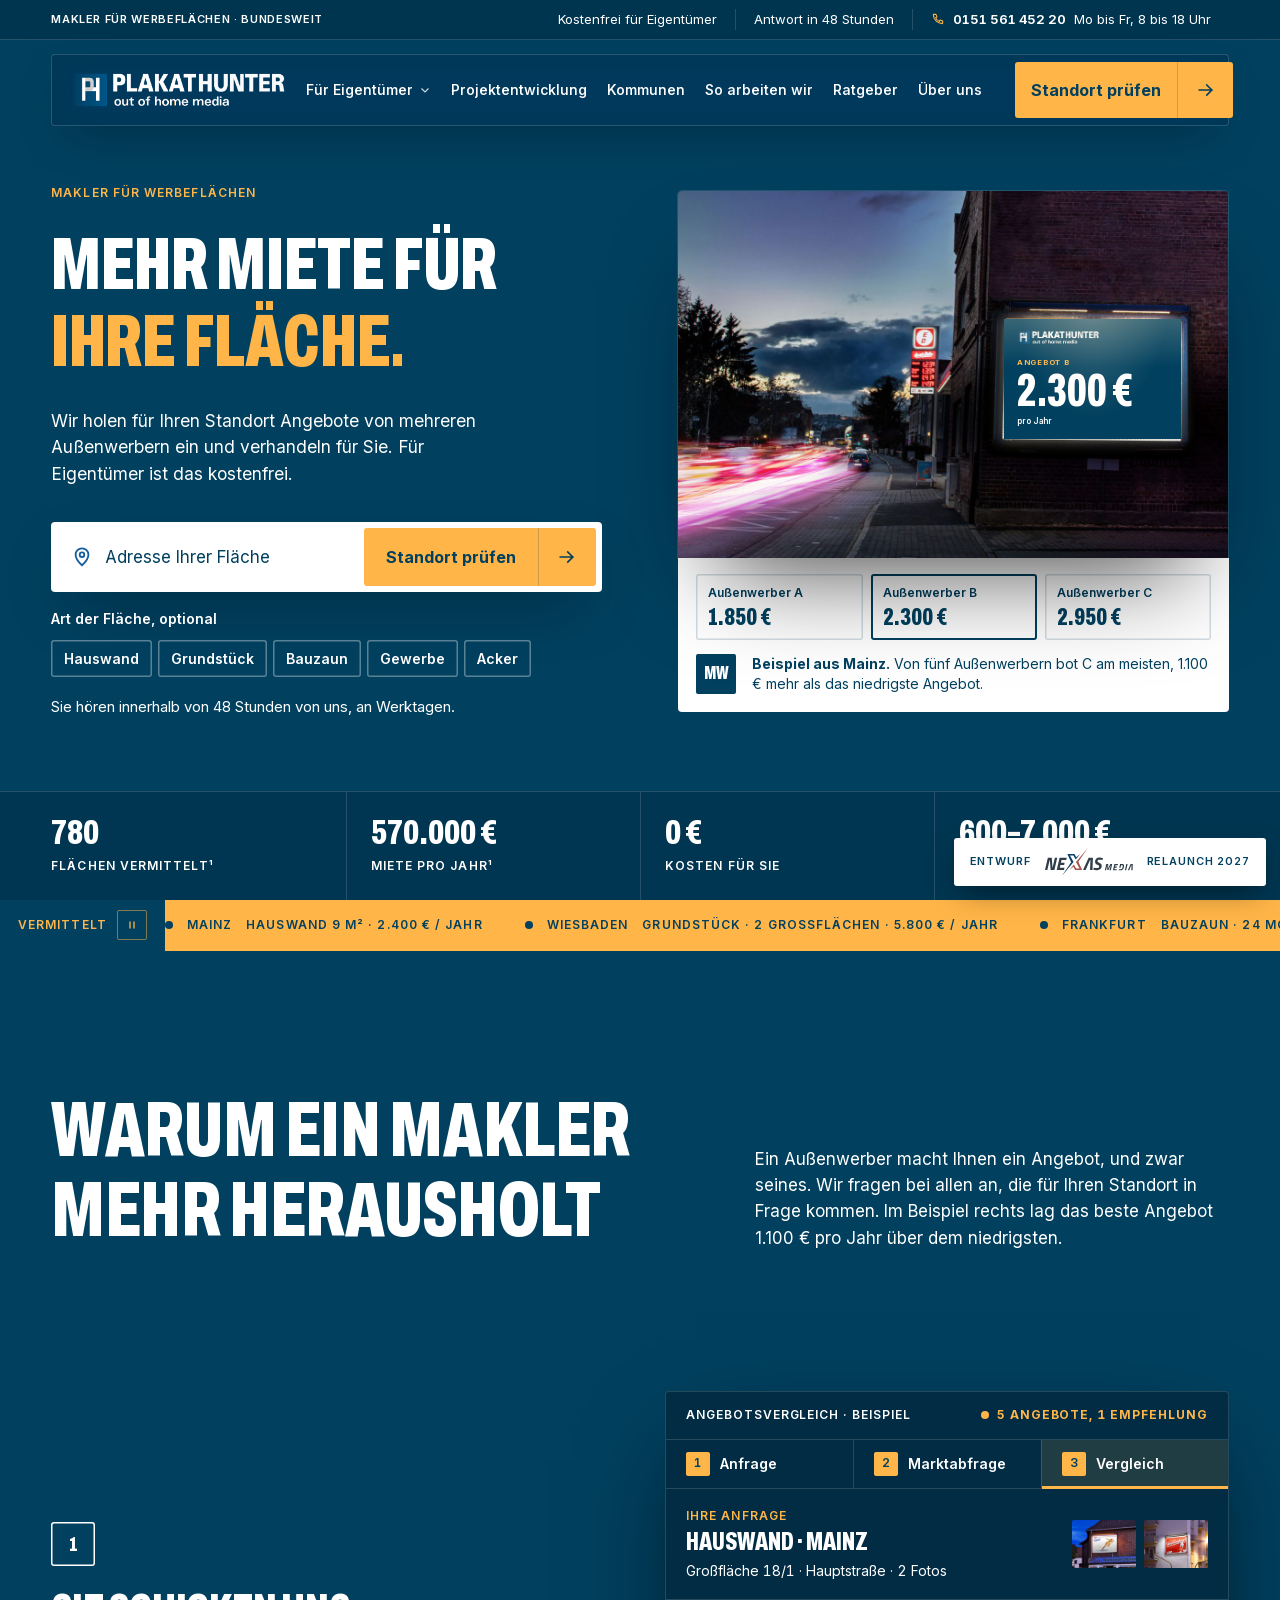
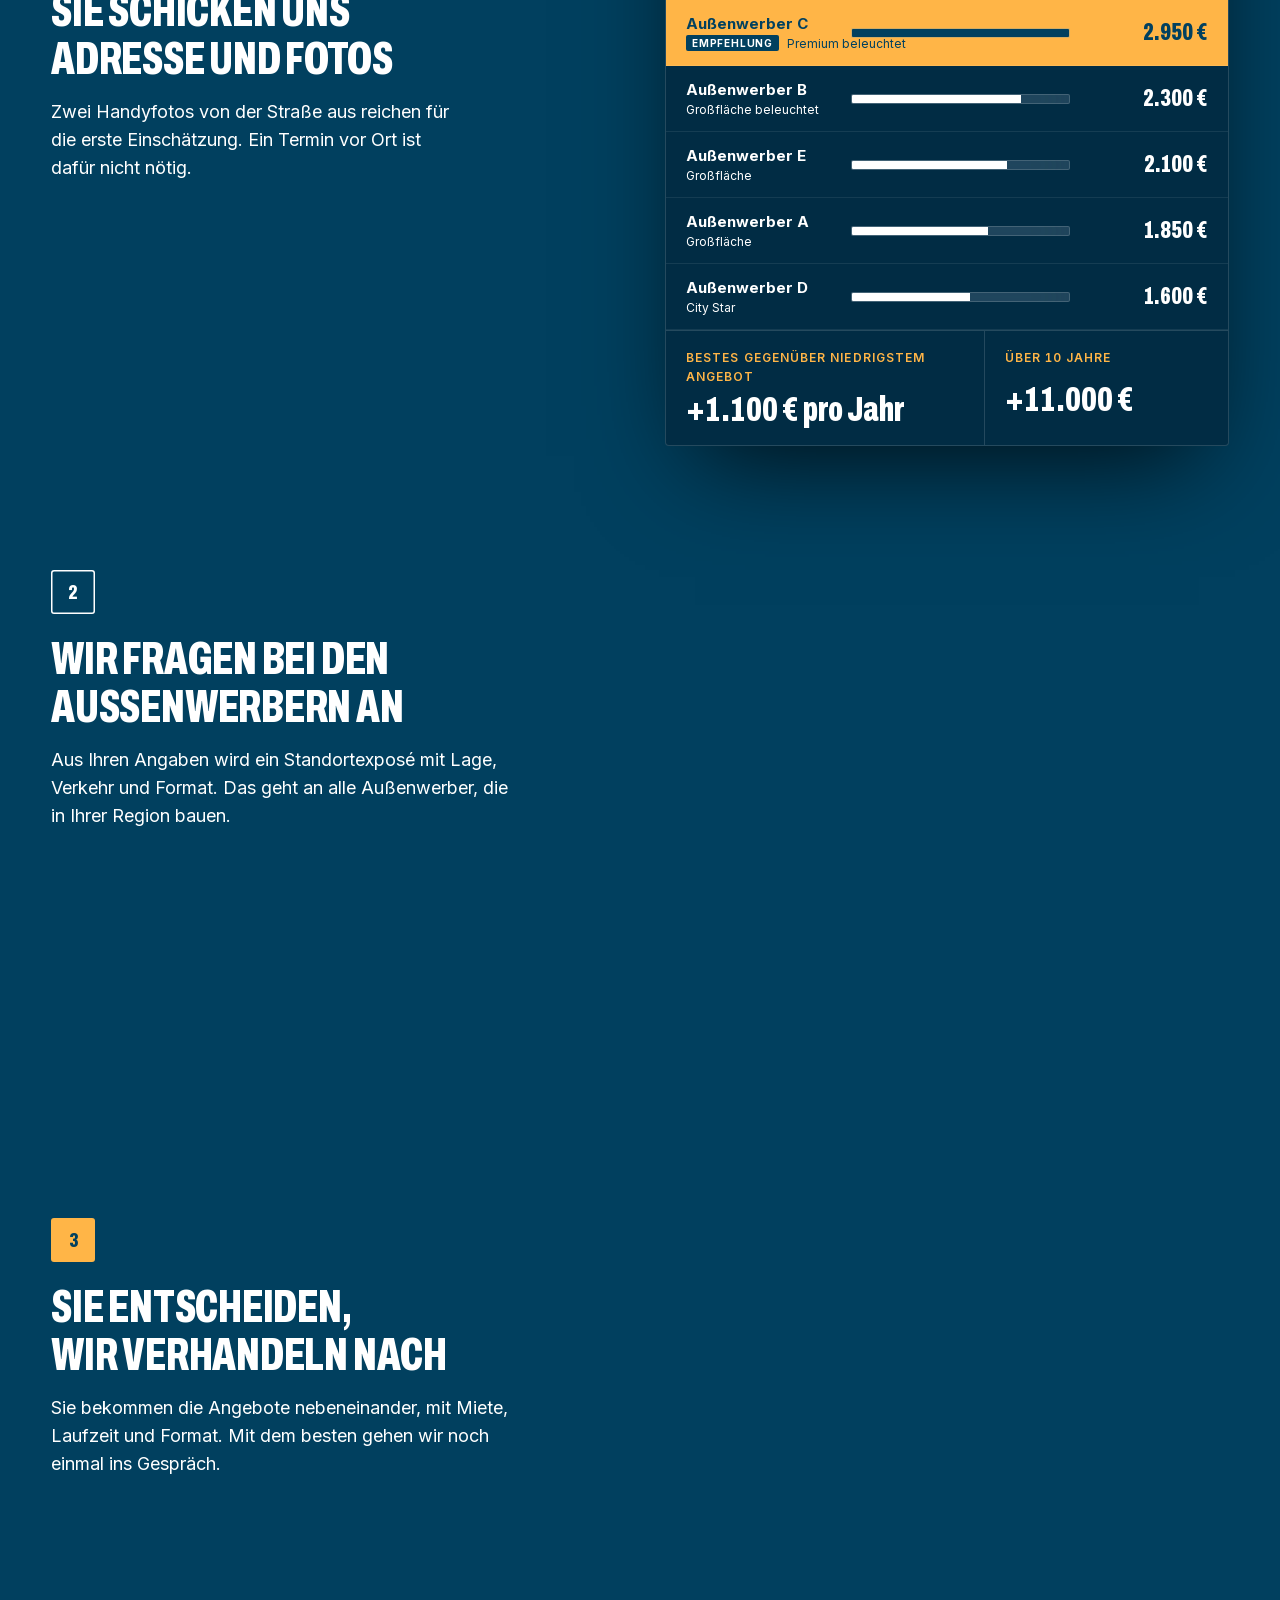
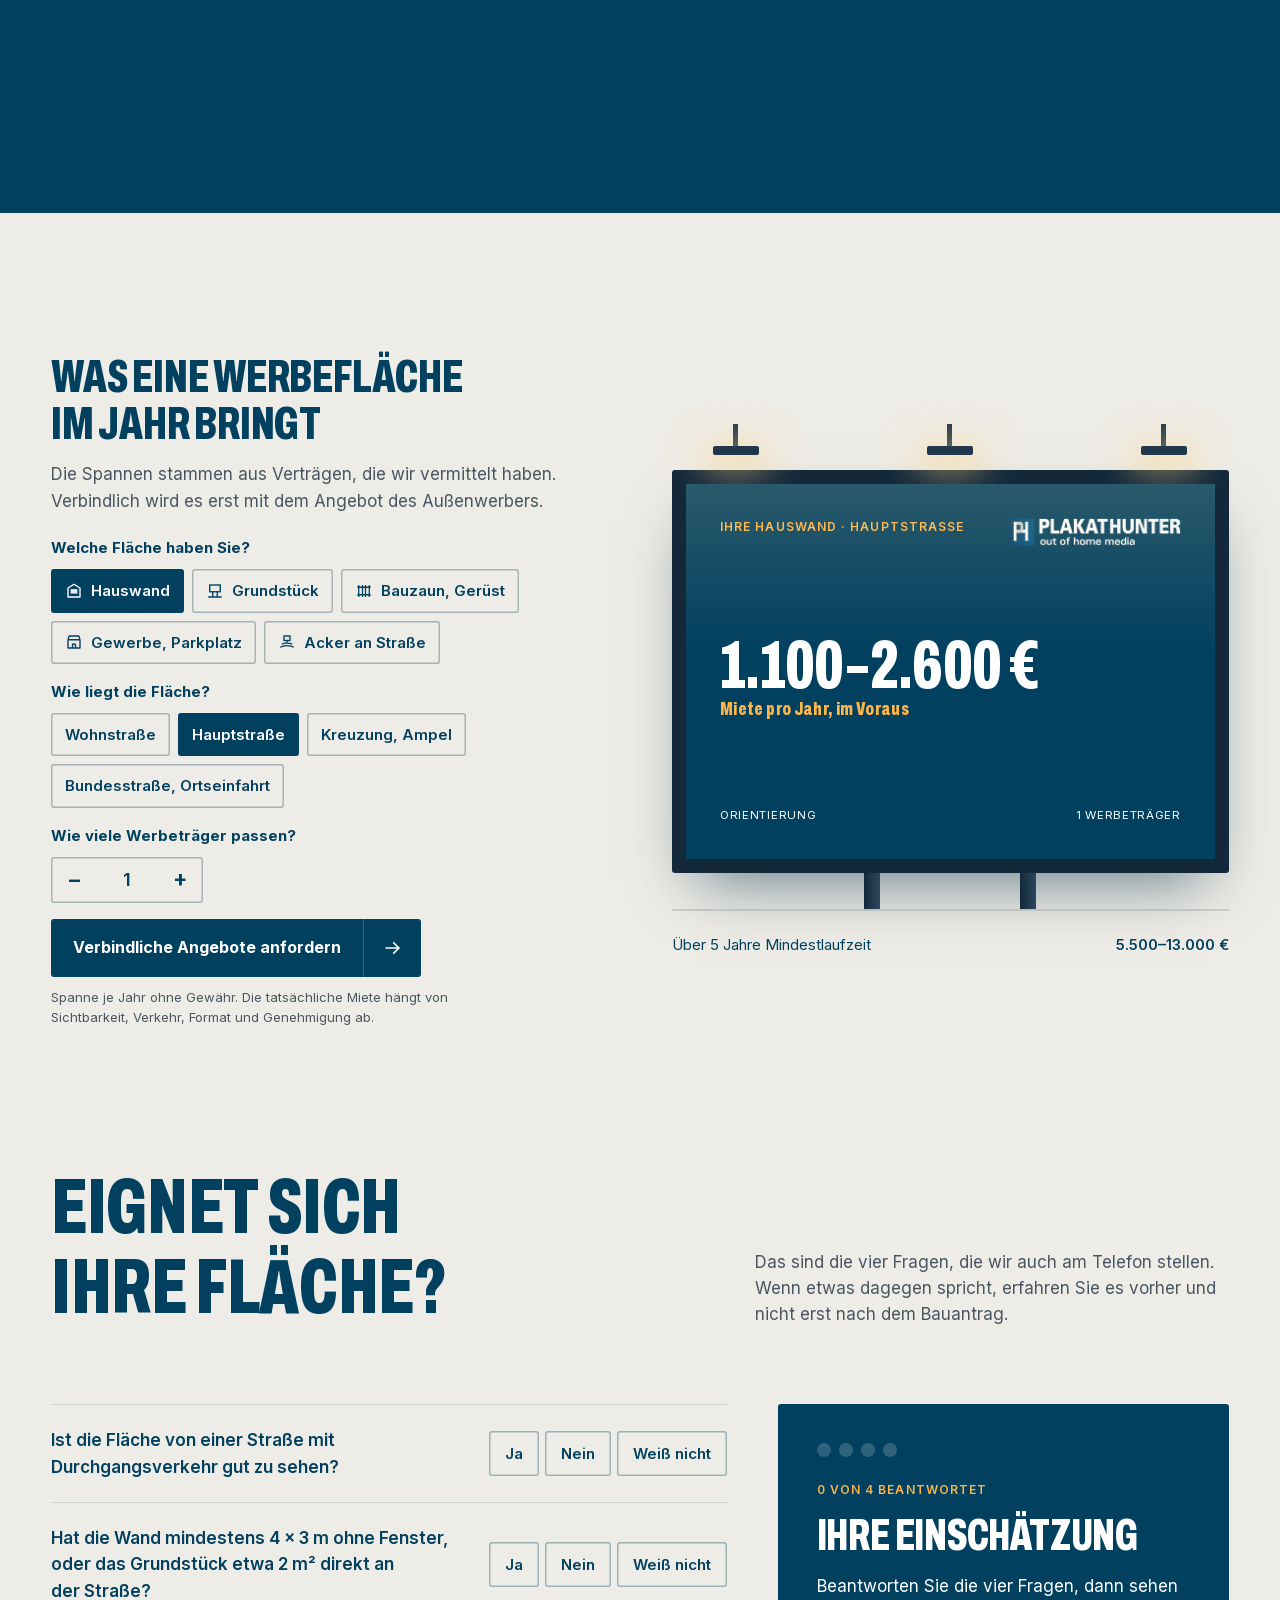
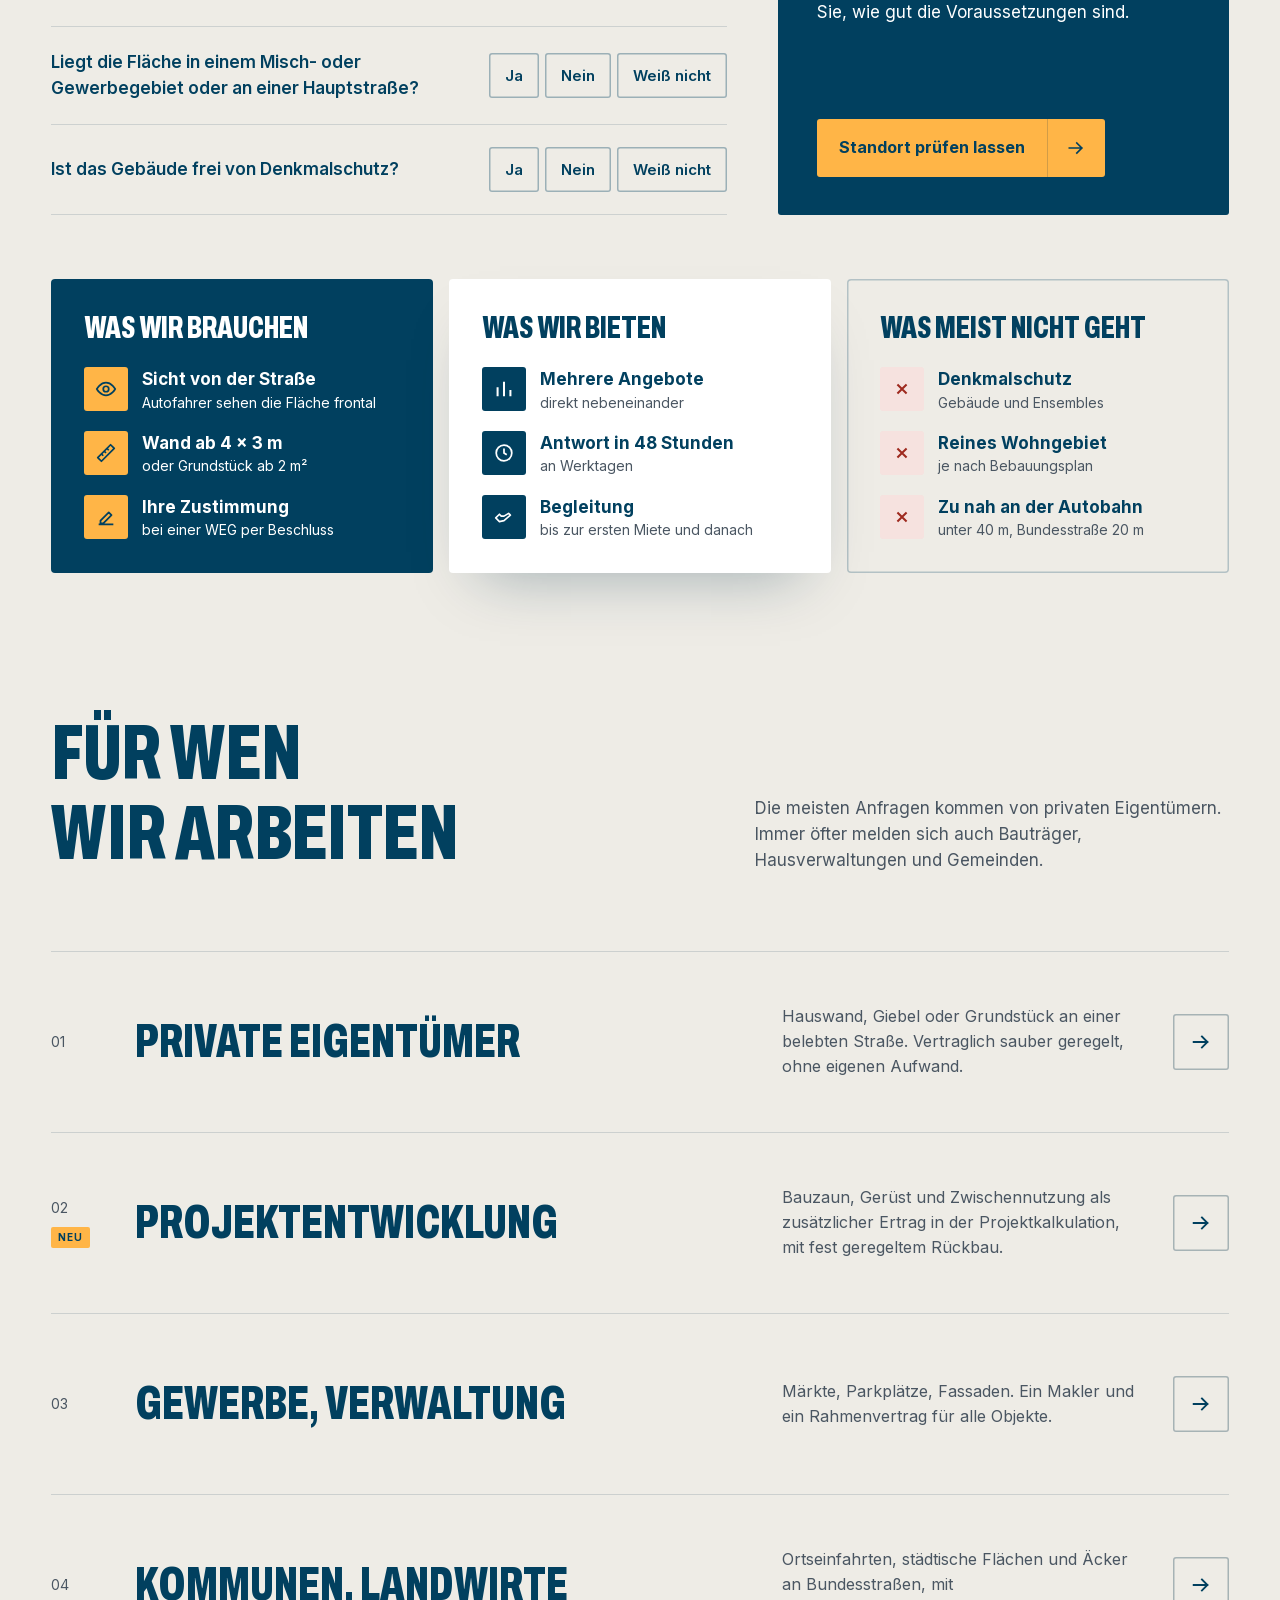
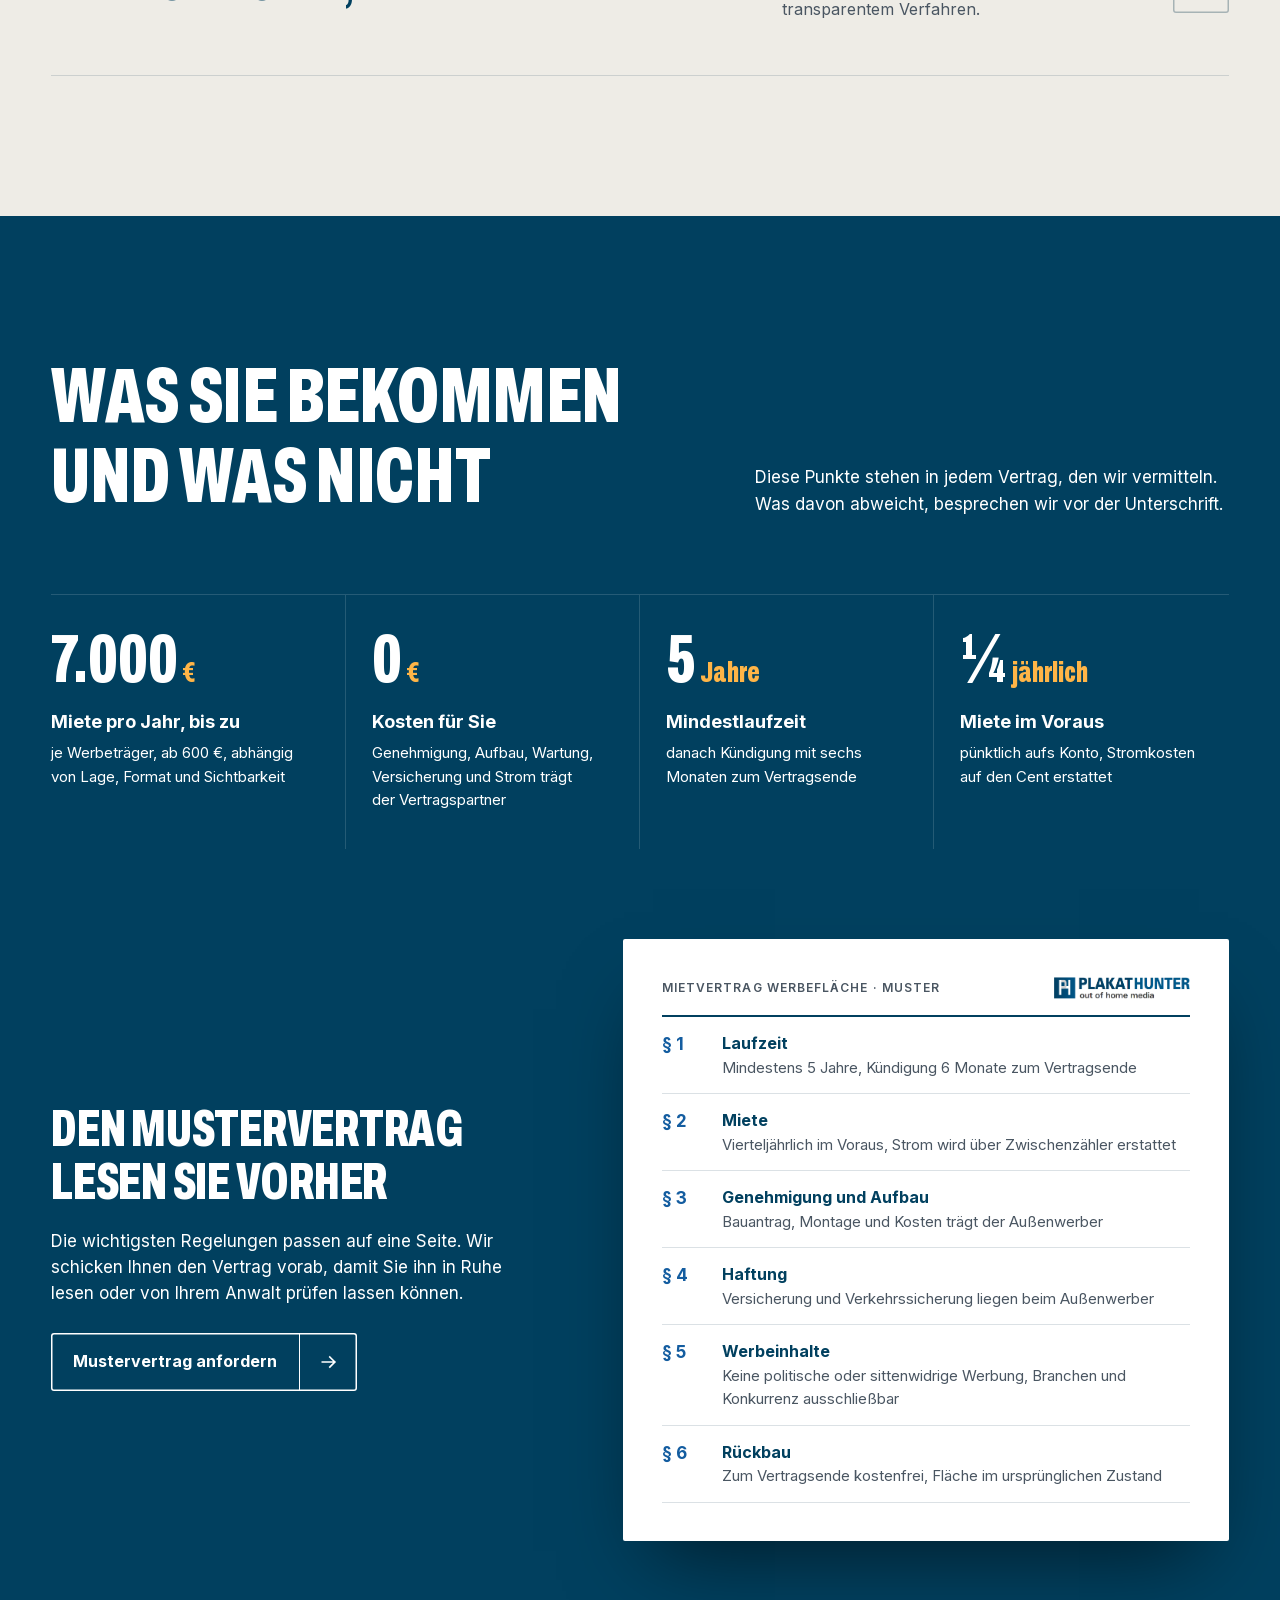
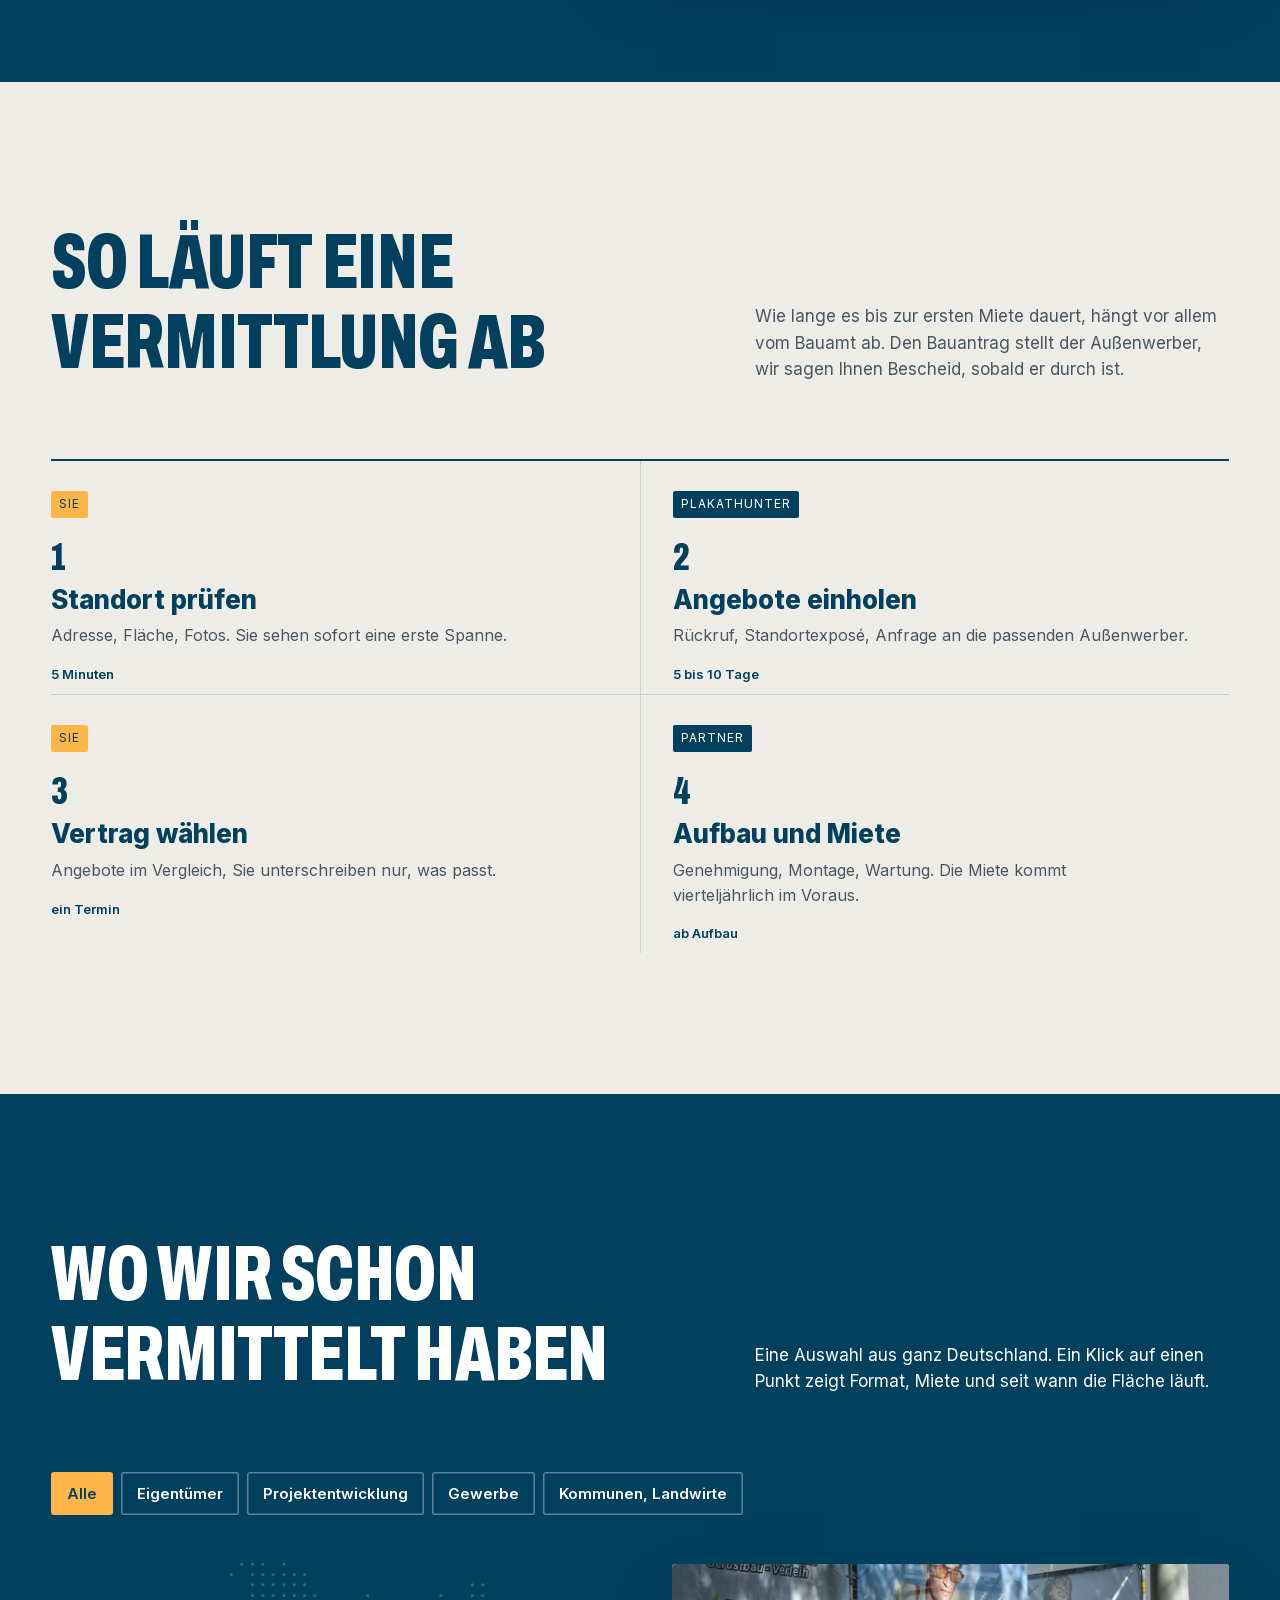
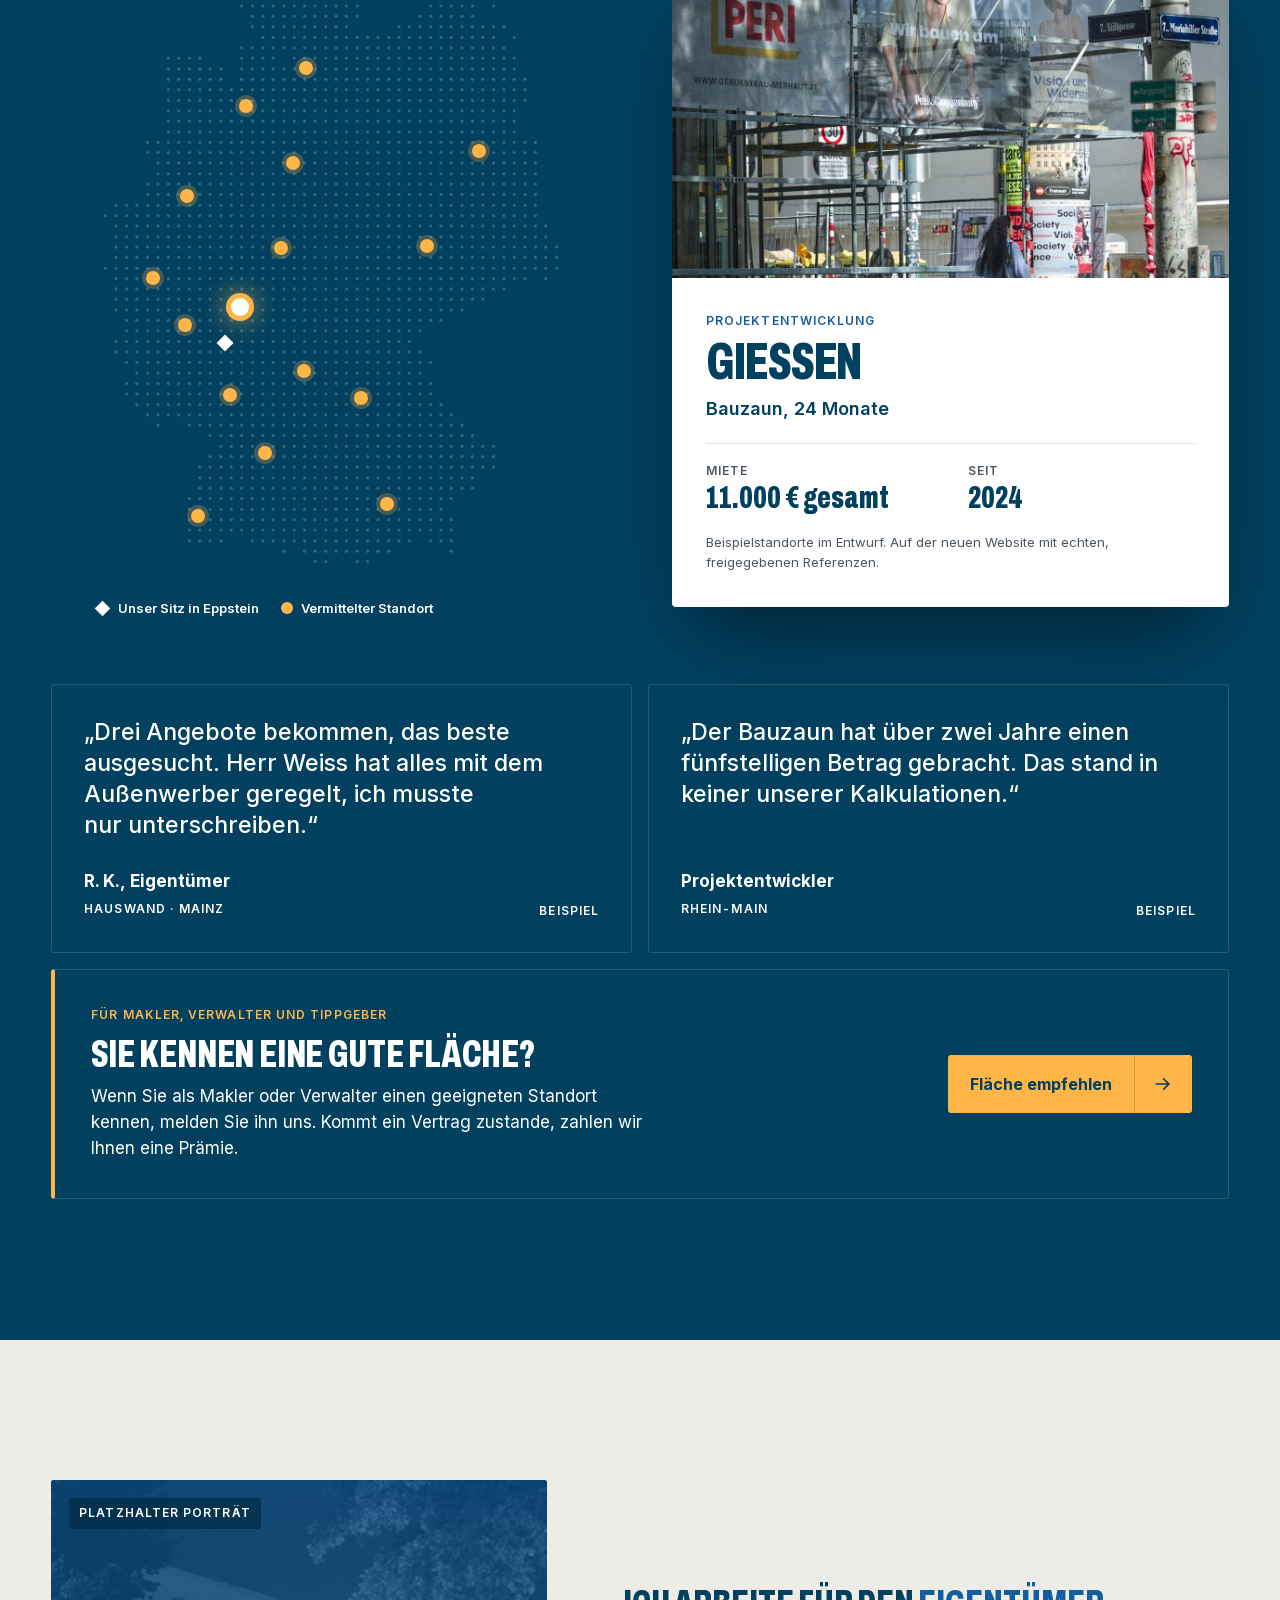
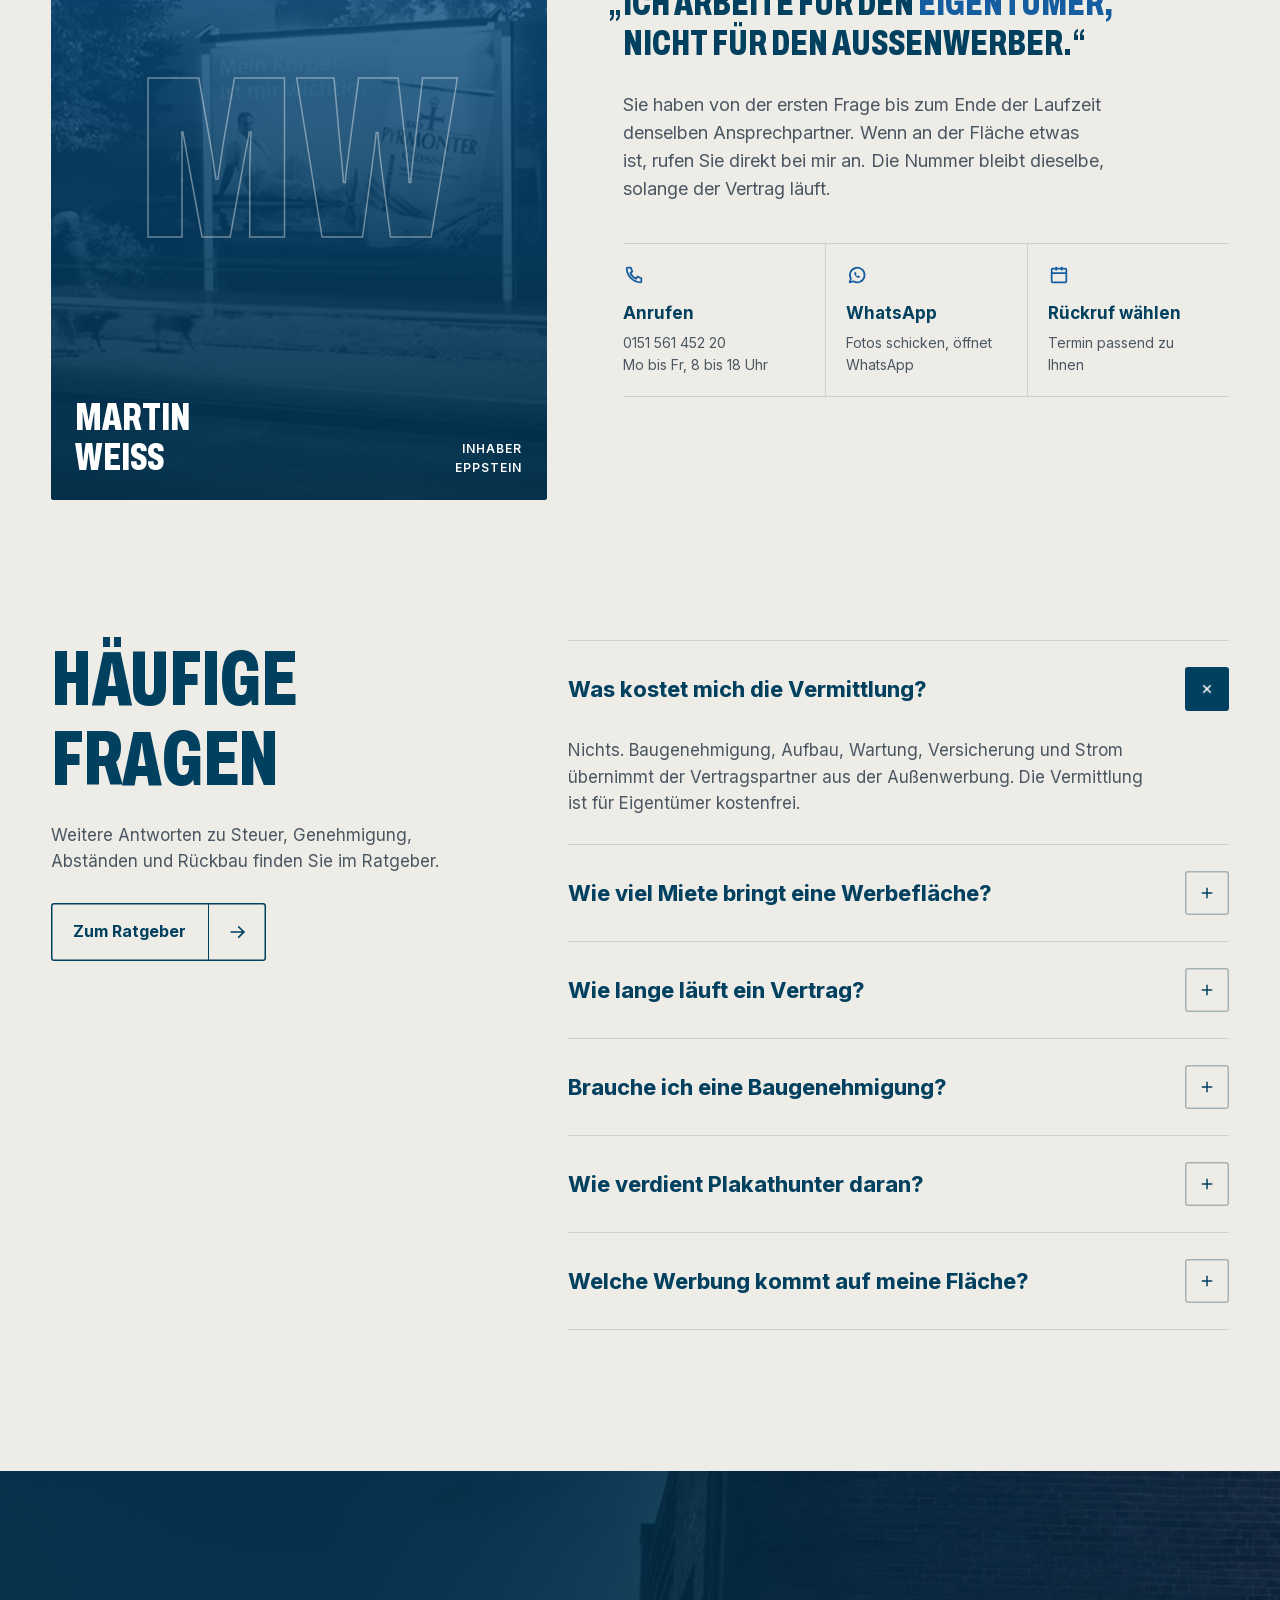
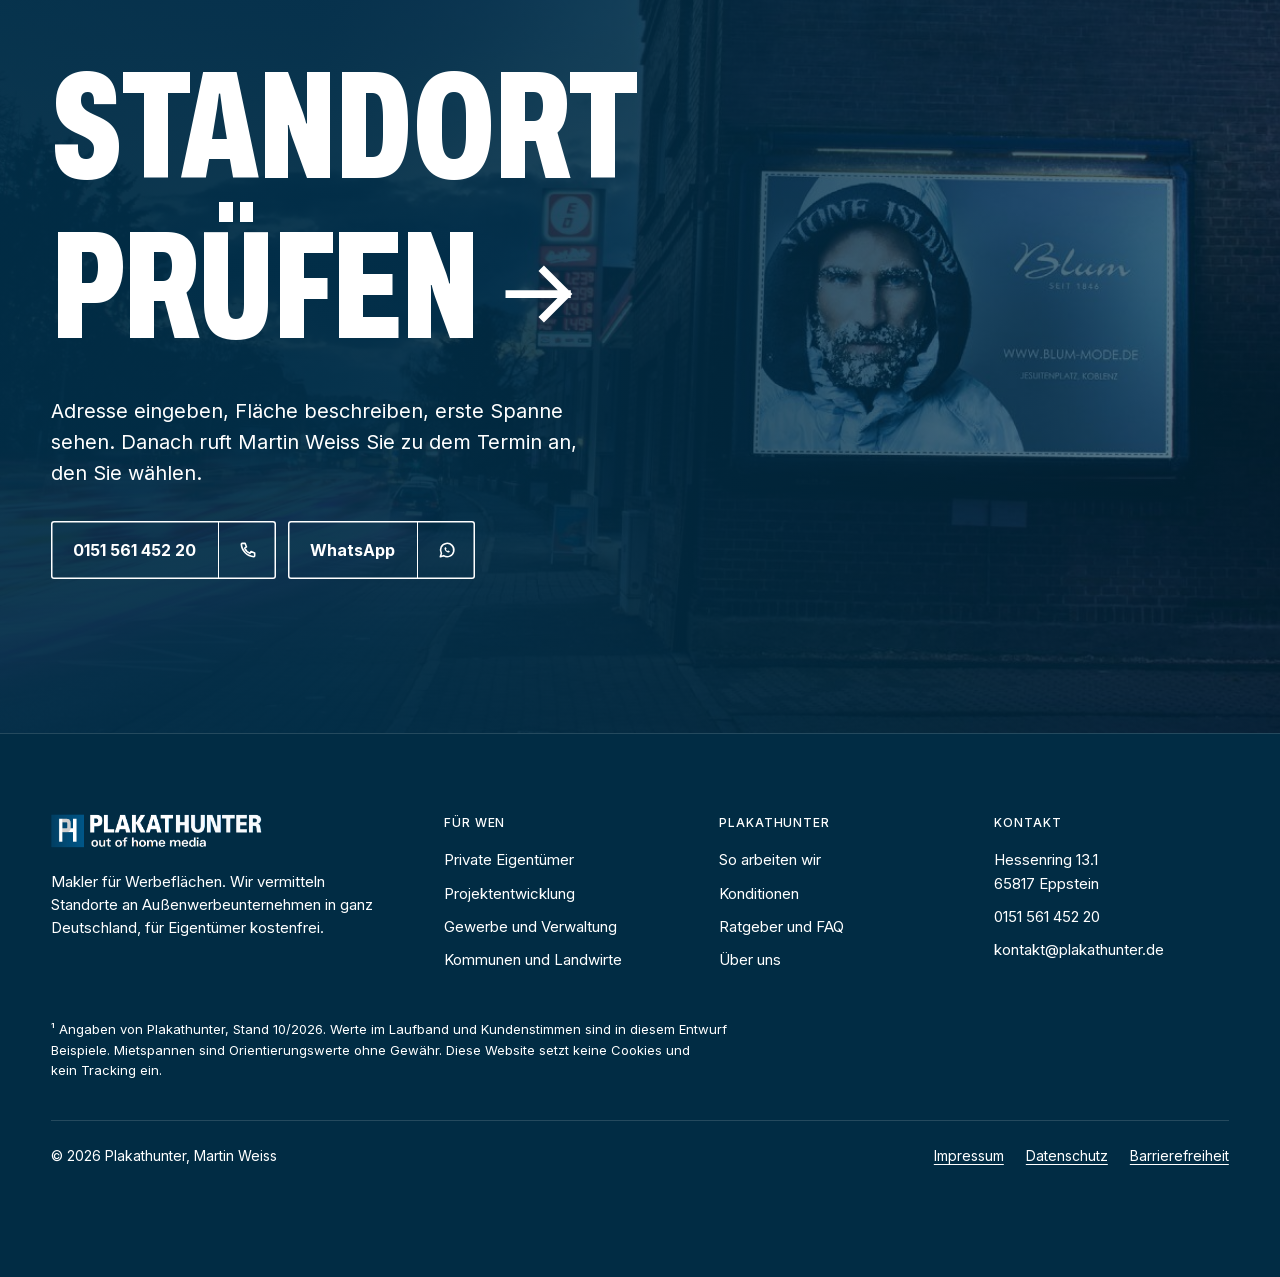
<file: index.html>
<!doctype html>
<html lang="de">
<head>
<meta charset="utf-8">
<meta name="viewport" content="width=device-width, initial-scale=1, viewport-fit=cover">
<title>Plakathunter · Makler für Werbeflächen</title>
<meta name="description" content="Plakathunter vermittelt Ihre Hauswand, Ihr Grundstück oder Ihren Bauzaun an Außenwerber. Mehrere Angebote, ein Ansprechpartner, für Eigentümer kostenfrei.">
<meta name="robots" content="noindex, nofollow">
<meta name="theme-color" content="#01405F">
<link rel="icon" href="img/favicon.png">
<link rel="preload" href="fonts/Archivo-latin.woff2" as="font" type="font/woff2" crossorigin>
<link rel="preload" href="fonts/Inter-latin.woff2" as="font" type="font/woff2" crossorigin>
<link rel="stylesheet" href="fonts/fonts.css">
<link rel="stylesheet" href="vendor/leaflet.css">
<script type="application/ld+json">
{"@context":"https://schema.org","@graph":[
{"@type":"LocalBusiness","name":"Plakathunter","description":"Makler für Werbeflächen: Vermittlung von Werbestandorten an Außenwerbeunternehmen","url":"https://www.plakathunter.de/","email":"kontakt@plakathunter.de","telephone":"+4915156145220","address":{"@type":"PostalAddress","streetAddress":"Hessenring 13.1","postalCode":"65817","addressLocality":"Eppstein","addressCountry":"DE"},"founder":{"@type":"Person","name":"Martin Weiss"},"areaServed":"DE"},
{"@type":"FAQPage","mainEntity":[
{"@type":"Question","name":"Was kostet mich die Vermittlung?","acceptedAnswer":{"@type":"Answer","text":"Nichts. Baugenehmigung, Aufbau, Wartung, Versicherung und Strom übernimmt der Vertragspartner aus der Außenwerbung."}},
{"@type":"Question","name":"Wie viel Miete bringt eine Werbefläche?","acceptedAnswer":{"@type":"Answer","text":"Je Werbeträger zwischen 600 und 7.000 Euro im Jahr, abhängig von Lage, Sichtbarkeit, Verkehr und Format."}},
{"@type":"Question","name":"Wie lange läuft ein Vertrag?","acceptedAnswer":{"@type":"Answer","text":"Mindestens fünf Jahre. Gekündigt wird mit sechs Monaten zum Vertragsende."}},
{"@type":"Question","name":"Brauche ich eine Baugenehmigung?","acceptedAnswer":{"@type":"Answer","text":"In der Regel ja. Den Bauantrag stellt der Außenwerber, Sie unterschreiben nur die Zustimmung als Eigentümer."}},
{"@type":"Question","name":"Wie verdient Plakathunter an der Vermittlung?","acceptedAnswer":{"@type":"Answer","text":"Plakathunter erhält im Erfolgsfall eine Vermittlungsprovision vom Außenwerber. Für Eigentümer entstehen keine Kosten."}},
{"@type":"Question","name":"Welche Werbung kommt auf meine Fläche?","acceptedAnswer":{"@type":"Answer","text":"Sittenwidrige und politische Werbung ist vertraglich ausgeschlossen. Auf Wunsch auch Konkurrenzwerbung zu Ihrem eigenen Betrieb."}}
]},
{"@type":"HowTo","name":"Werbefläche über Plakathunter vermieten","step":[{"@type":"HowToStep","name":"Standort prüfen","text":"Adresse, Art der Fläche und Fotos angeben, eine erste Ertragsspanne sehen."},{"@type":"HowToStep","name":"Angebote einholen","text":"Plakathunter stellt den Standort passenden Außenwerbern vor und holt Angebote ein."},{"@type":"HowToStep","name":"Vertrag wählen","text":"Die Angebote im Vergleich prüfen und nur das passende unterschreiben."},{"@type":"HowToStep","name":"Aufbau und Miete","text":"Der Außenwerber übernimmt Genehmigung und Aufbau, die Miete kommt vierteljährlich im Voraus."}]}]}
</script>
<style>
:root{
  --night:#01405F;--night-2:#01344F;--night-3:#02557F;--deep:#012C44;
  --paper:#EEECE6;--paper-2:#E2DFD6;--white:#fff;
  --ink:#01405F;--muted:#4A5662;
  --blue:#145DA0;--blue-l:#7DBBF2;
  --sodium:#FFB547;--sodium-2:#FFC86E;
  --dl:rgba(255,255,255,.14);--ll:rgba(1,46,72,.14);
  --dm:#fff;
  --ease:cubic-bezier(.16,.84,.24,1);
  --pad:clamp(20px,4vw,56px);
  --disp:"Archivo","Arial Narrow",system-ui,sans-serif;--body:"Inter",system-ui,-apple-system,"Segoe UI",sans-serif;--mono:"Inter",system-ui,sans-serif;
}
*{box-sizing:border-box;margin:0;padding:0}
[hidden]{display:none!important}
html{scroll-behavior:smooth;-webkit-text-size-adjust:100%;scroll-padding-top:100px}
body{font-family:var(--body);font-feature-settings:"cv11","ss01";font-size:1.0625rem;line-height:1.55;color:#fff;background:var(--night);overflow-x:hidden;-webkit-font-smoothing:antialiased}
img{display:block;max-width:100%}
a{color:inherit}
button,input{font:inherit;color:inherit}
button{cursor:pointer;border:0;background:none}
:focus-visible{outline:3px solid var(--sodium);outline-offset:3px;border-radius:2px}
.paper :focus-visible{outline-color:var(--blue)}
.sr{position:absolute!important;width:1px;height:1px;padding:0;margin:-1px;overflow:hidden;clip:rect(0,0,0,0);white-space:nowrap;border:0}
.skip{position:fixed;left:16px;top:-80px;z-index:200;background:var(--sodium);color:var(--ink);padding:12px 18px;font-weight:700;text-decoration:none;transition:top .2s}
.skip:focus{top:calc(16px + env(safe-area-inset-top,0px))}
.w{max-width:1360px;margin:0 auto;padding-inline:var(--pad)}
.nb{white-space:nowrap}
@media(max-width:380px){h1 .nb,h2 .nb{white-space:normal}}
.cap{font-family:var(--disp);font-weight:820;font-stretch:64%;text-transform:uppercase;line-height:1.04;letter-spacing:-.005em;text-wrap:balance}
p{text-wrap:pretty}
.lbl{font-family:var(--mono);font-size:.75rem;letter-spacing:.09em;text-transform:uppercase;font-weight:600;font-variant-numeric:tabular-nums}
.dim{color:var(--dm)}
.paper{background:var(--paper);color:var(--ink)}
.paper .dim{color:var(--muted)}
.sec{padding-block:clamp(80px,11vw,160px)}
.sh{display:grid;grid-template-columns:minmax(0,1.35fr) minmax(0,1fr);gap:20px clamp(40px,5vw,80px);align-items:end;margin-bottom:clamp(40px,6vw,80px)}
.sh .lbl{grid-column:1/-1;display:flex;gap:14px;align-items:center}
.sh .lbl i{font-style:normal;color:var(--sodium)}
.paper .sh .lbl i{color:var(--blue)}
.sh h2{font-size:clamp(36px,6vw,84px)}
.sh p:not(.lbl){max-width:44ch;justify-self:end;font-size:1.0625rem}
@media(max-width:900px){.sh{grid-template-columns:1fr}.sh p:not(.lbl){justify-self:start}}

/* Buttons: rechteckig, Pfeilsegment */
.btn{flex-shrink:0;max-width:100%;display:inline-flex;align-items:stretch;height:58px;font-weight:700;font-size:1rem;text-decoration:none;white-space:nowrap;border-radius:3px;overflow:hidden;transition:transform .3s var(--ease)}
.btn>span{display:flex;align-items:center;padding:0 22px}
.btn>b{display:grid;place-items:center;width:58px;border-left:1px solid rgba(1,46,72,.18);transition:background .3s}
.btn svg{width:20px;height:20px;transition:transform .35s var(--ease)}
.btn:hover svg{transform:translateX(4px)}
.btn-s{background:var(--sodium);color:var(--ink)}
.btn-s:hover>b{background:var(--sodium-2)}
.btn-d{background:var(--ink);color:#fff}
.btn-d>b{border-color:rgba(255,255,255,.2)}
.btn-d:hover>b{background:var(--blue)}
.btn-o{color:inherit;box-shadow:inset 0 0 0 1.5px currentColor}
.btn-o>b{border-color:currentColor}
.btn-o:hover{background:rgba(255,255,255,.06)}
.paper .btn-o:hover{background:rgba(1,46,72,.05)}
.btn-full{width:100%}.btn-full>span{flex:1;justify-content:flex-start}

/* Header */
.hd{position:fixed;inset:0 0 auto;z-index:60;padding-top:env(safe-area-inset-top,0px);transition:transform .45s var(--ease)}
.util{height:40px;font-size:.8125rem;color:var(--dm);border-bottom:1px solid var(--dl);background:rgba(1,44,68,.55);backdrop-filter:blur(10px);-webkit-backdrop-filter:blur(10px);transition:opacity .3s}
.util .w{height:100%;display:flex;align-items:center;justify-content:space-between;gap:24px}
.u-l{font-weight:600;letter-spacing:.06em;text-transform:uppercase;font-size:.6875rem}
.u-r{display:flex;list-style:none;gap:0;align-items:center}
.u-r li{display:flex;align-items:center;gap:8px;white-space:nowrap;padding:0 18px;border-left:1px solid var(--dl)}
.u-r li:first-child{border-left:0}
.u-r svg{color:var(--sodium)}
.u-r a{display:inline-flex;align-items:center;gap:8px;color:#fff;font-weight:650;text-decoration:none;font-variant-numeric:tabular-nums}
.u-r a:hover{color:var(--sodium)}
.u-t{color:var(--dm)}
.hd.sc{transform:translateY(-40px)}
.hd.sc .util{opacity:0}
.hd>.w{position:relative;margin-top:14px;transition:margin .4s var(--ease)}
.hd.sc>.w{margin-top:12px}
.bar{display:flex;align-items:center;gap:14px;height:72px;padding:0 8px 0 22px;border:1px solid rgba(255,255,255,.16);border-radius:4px;background:rgba(1,44,68,.42);backdrop-filter:blur(18px) saturate(1.4);-webkit-backdrop-filter:blur(18px) saturate(1.4);box-shadow:0 18px 50px -24px rgba(0,0,0,.6);transition:background .35s,border-color .35s}
.hd.sc .bar,.hd.mopen .bar{background:rgba(1,52,79,.94);border-color:rgba(255,255,255,.2)}
.logo{flex:none;display:block}.logo img{height:34px;width:auto;max-width:none}
.nav{margin-left:4px}
.nav ul{display:flex;list-style:none;gap:2px}
.nl{position:relative;display:inline-flex;align-items:center;gap:6px;height:72px;padding:0 11px;font-size:.9375rem;font-weight:550;text-decoration:none;color:#fff;white-space:nowrap;transition:color .2s}
.nl:after{content:"";position:absolute;left:11px;right:11px;bottom:18px;height:2px;background:var(--sodium);transform:scaleX(0);transform-origin:left;transition:transform .35s var(--ease)}
.nl:hover,.nl[aria-expanded="true"]{color:#fff}
.nl:hover:after,.nl[aria-expanded="true"]:after{transform:none}
.nl svg{transition:transform .3s var(--ease);opacity:.8}
.nl[aria-expanded="true"] svg{transform:rotate(180deg)}
.bar .sp{flex:1}
.tbtn{flex:none;width:56px;height:56px;display:grid;place-items:center;border-radius:3px;box-shadow:inset 0 0 0 1.5px rgba(255,255,255,.22);color:#fff;transition:box-shadow .2s,color .2s}
.tbtn:hover{box-shadow:inset 0 0 0 1.5px var(--sodium);color:var(--sodium)}
.bar .btn{flex:none;height:56px}.bar .btn>b{width:56px}
.burger{display:none;flex:none;width:56px;height:56px;border-radius:3px;box-shadow:inset 0 0 0 1.5px rgba(255,255,255,.22);place-items:center}
.mega{position:absolute;left:var(--pad);right:var(--pad);top:calc(100% + 8px);display:grid;grid-template-columns:1fr 1fr 1.15fr;gap:8px;padding:8px;border:1px solid rgba(255,255,255,.18);border-radius:4px;background:rgba(1,52,79,.97);backdrop-filter:blur(18px);-webkit-backdrop-filter:blur(18px);box-shadow:0 40px 80px -30px rgba(0,0,0,.7);animation:mg .35s var(--ease)}
@keyframes mg{from{opacity:0;transform:translateY(-8px)}to{opacity:1;transform:none}}
.mg-c{padding:22px 18px}
.mg-c .lbl{color:var(--sodium);margin-bottom:10px}
.mg-c ul{list-style:none}
.mg-c a{display:block;padding:12px 12px;margin:0 -12px;border-radius:3px;text-decoration:none;transition:background .2s}
.mg-c a:hover{background:rgba(255,255,255,.07)}
.mg-c b{display:block;font-weight:650;font-size:1rem}
.mg-c span{display:block;color:var(--dm);font-size:.875rem}
.mg-card{position:relative;border-radius:3px;overflow:hidden;min-height:260px;display:flex;align-items:flex-end;isolation:isolate}
.mg-card img{position:absolute;inset:0;width:100%;height:100%;object-fit:cover;z-index:-2}
.mg-card:before{content:"";position:absolute;inset:0;z-index:-1;background:linear-gradient(180deg,rgba(1,44,68,.2),rgba(1,44,68,.92))}
.mg-card>div{padding:22px}
.mg-card .lbl{color:var(--sodium)}
.mg-t{font-family:var(--disp);font-weight:820;font-stretch:64%;text-transform:uppercase;font-size:2.2rem;line-height:1.04;margin:8px 0 6px}
.mg-s{color:var(--dm);font-size:.9375rem;margin-bottom:16px}
.bar .tbtn{display:none}
@media(max-width:1440px){.nl{padding:0 9px;font-size:.875rem}.nl:after{left:9px;right:9px}.nav{margin-left:0}.bar{gap:12px}.bar .btn>span{padding:0 16px}}
@media(max-width:1240px){.nav,.mega{display:none!important}.burger{display:grid}.bar .tbtn{display:grid}.util .u-l{display:none}}
@media(max-width:900px){.util{display:none}.hd.sc{transform:none}.hd>.w{margin-top:10px}}
@media(max-width:600px){.bar{height:64px;padding:0 6px 0 14px;gap:8px}.bar .btn{display:none}.tbtn,.burger{width:50px;height:50px}.logo img{height:30px}}
.mm{position:fixed;inset:0;z-index:70;background:var(--night);padding:calc(env(safe-area-inset-top,0px) + 100px) var(--pad) 40px;display:flex;flex-direction:column;overflow:auto;visibility:hidden;opacity:0;transition:opacity .3s,visibility .3s}
.mm.open{visibility:visible;opacity:1}
.mm ul{list-style:none}
.mm li a{font-family:var(--disp);display:block;font-weight:820;font-stretch:64%;text-transform:uppercase;font-size:2.6rem;line-height:1;padding:12px 0;border-bottom:1px solid var(--dl);text-decoration:none}
.mm .x{position:absolute;top:calc(env(safe-area-inset-top,0px) + 18px);right:var(--pad);width:48px;height:48px;border-radius:3px;box-shadow:inset 0 0 0 1.5px var(--dl);display:grid;place-items:center}
.mm .btn{margin-top:28px}

/* HERO */
.hero{position:relative;min-height:100vh;min-height:100svh;display:flex;flex-direction:column;overflow:hidden;isolation:isolate;background:var(--night)}
.hbg{position:absolute;inset:0;z-index:-1;overflow:hidden}
.hbg .glow{position:absolute;right:-8%;top:-18%;width:70vw;height:70vw;max-width:1100px;max-height:1100px;border-radius:50%;background:radial-gradient(closest-side,rgba(255,181,71,.28),rgba(255,181,71,.08) 45%,transparent 70%)}
.hbg .trail{position:absolute;left:-30%;bottom:22%;width:60%;height:2px;background:linear-gradient(90deg,transparent,var(--sodium),transparent);opacity:.7;animation:tr 2.6s .6s var(--ease) forwards;transform:translateX(0)}
@keyframes tr{to{transform:translateX(260%);opacity:0}}
.hin{flex:1;display:grid;grid-template-columns:minmax(0,1fr) minmax(0,1fr);gap:clamp(48px,6vw,120px);align-items:center;padding-top:calc(env(safe-area-inset-top,0px) + 176px);padding-bottom:64px;width:100%}
.hk{display:flex;flex-wrap:wrap;gap:6px 18px;margin-bottom:24px}
.hk span:first-child{color:var(--sodium)}
.hero h1{font-size:clamp(48px,5.7vw,82px);position:relative}
.hero h1 .ln{display:block;overflow:hidden;padding:.08em 0 .02em;margin-top:-.08em;white-space:nowrap}
.hero h1 .ln>span{display:block;transform:translateY(105%);animation:up 1s var(--ease) forwards}
.hero h1 .ln:nth-child(2)>span{animation-delay:.12s}.hero h1 .ln:nth-child(3)>span{animation-delay:.24s}
.hero h1 .ln:nth-child(2){color:var(--sodium)}
.hero h1 .ln:nth-child(4)>span{animation-delay:.36s}
@keyframes up{to{transform:none}}
.flap{position:relative;display:inline-block;vertical-align:top}
.flap .ghost{visibility:hidden}
.flap .fv{position:absolute;left:0;top:0;white-space:nowrap;perspective:600px}
.flap .fv i{display:inline-block;font-style:normal;transform-origin:50% 60%}
.flap .fv i.fl{animation:flp .5s var(--ease) both}
@keyframes flp{0%{transform:rotateX(-95deg);opacity:0}100%{transform:none;opacity:1}}
.hero .lead{margin-top:26px;font-size:clamp(1.0625rem,1.35vw,1.25rem);max-width:44ch;opacity:0;animation:fi .8s .5s forwards}
@keyframes fi{to{opacity:1}}
.hq{display:flex;margin-top:34px;max-width:620px;border-radius:4px;background:#fff;padding:6px;box-shadow:0 24px 60px -24px rgba(0,0,0,.6);opacity:0;animation:fi .8s .65s forwards}
.hq-in{flex:1;display:flex;align-items:center;gap:12px;padding:0 12px 0 14px;color:var(--ink);min-width:0}
.hq-in svg{flex:none;color:var(--blue)}
.hq-in input{flex:1;min-width:0;height:58px;border:0;outline:0;background:none;font-size:1.0625rem;font-weight:600;color:var(--ink)}
.hq-in input::placeholder{color:var(--ink);font-weight:400}
.hq:focus-within{outline:3px solid var(--sodium);outline-offset:3px}
.hq .btn{height:58px}.hq .btn>b{width:58px}
.hq-t{display:flex;flex-wrap:wrap;align-items:center;gap:10px 16px;margin-top:16px;opacity:0;animation:fi .8s .75s forwards}
.hq-l{font-size:.875rem;font-weight:600}
.hq-f{margin-top:18px;font-size:.9375rem;opacity:0;animation:fi .8s .85s forwards}
.hq-f li{display:flex;align-items:center;gap:8px}
.hq-f svg{color:var(--sodium)}
.seg{display:flex;flex-wrap:wrap;gap:6px}
.seg button{padding:8px 13px;font-size:.875rem;font-weight:600;border-radius:3px;box-shadow:inset 0 0 0 1.5px rgba(255,255,255,.35);transition:all .2s}
.seg button:hover{box-shadow:inset 0 0 0 1.5px #fff}
.seg button[aria-pressed="true"]{background:#fff;color:var(--ink);box-shadow:none}
.hc{position:relative;margin:0;width:100%;justify-self:end;opacity:0;transform:translateY(30px);animation:hcIn 1.1s .25s var(--ease) forwards}
@keyframes hcIn{to{opacity:1;transform:none}}
.hc-img{position:relative;aspect-ratio:3/2;border-radius:4px 4px 0 0;overflow:hidden;box-shadow:0 50px 100px -40px rgba(0,0,0,.75),0 0 0 1px rgba(255,255,255,.12);container-type:inline-size}
.hc-img>img{position:absolute;inset:0;width:100%;height:100%;object-fit:cover}
.bbp{position:absolute;left:59.17%;top:34.88%;width:32.25%;height:32.75%;overflow:hidden;background:var(--night);box-shadow:0 0 2.2cqw .6cqw rgba(255,226,170,.35)}
.bbp:after{content:"";position:absolute;inset:0;background:linear-gradient(180deg,rgba(255,236,200,.22),rgba(255,236,200,0) 40%),radial-gradient(ellipse at 50% -10%,rgba(255,240,210,.25),transparent 60%);pointer-events:none}
.bbp-in{position:absolute;inset:0;padding:2.2cqw 2.4cqw;display:flex;flex-direction:column;justify-content:space-between}
.bbp-t{display:flex;justify-content:space-between;align-items:center;gap:1cqw}
.bbp-t img{height:2.4cqw;width:auto}
.bbp-t span{font-size:1.25cqw;font-weight:700;letter-spacing:.08em;text-transform:uppercase;white-space:nowrap}
.bbp-m{display:grid}
.bbp-k{font-size:1.4cqw;font-weight:700;letter-spacing:.1em;text-transform:uppercase;color:var(--sodium)}
.bbp-v{font-family:var(--disp);font-weight:820;font-stretch:62%;font-size:8.4cqw;line-height:1;font-variant-numeric:tabular-nums;white-space:nowrap}
.bbp-s{font-size:1.45cqw;font-weight:600}
.bbp.pre{background:transparent;box-shadow:none}.bbp.pre .bbp-in,.bbp.pre:after{opacity:0}
.bbp.best{background:var(--sodium);color:var(--ink)}
.bbp.best .bbp-k{color:var(--ink)}
.bbp .strips{position:absolute;inset:0;display:grid;grid-template-columns:repeat(6,1fr);pointer-events:none;z-index:3}
.bbp .strips i{background:#e9e4d8;transform:scaleY(0);transform-origin:top}
.bbp.paste .strips i{animation:paste .9s var(--ease) both}
.bbp.paste .strips i:nth-child(2){animation-delay:.05s}.bbp.paste .strips i:nth-child(3){animation-delay:.1s}.bbp.paste .strips i:nth-child(4){animation-delay:.15s}.bbp.paste .strips i:nth-child(5){animation-delay:.2s}.bbp.paste .strips i:nth-child(6){animation-delay:.25s}
.bbp-v.fl{animation:flp .5s var(--ease)}
.hc-cap{background:#fff;color:var(--ink);border-radius:0 0 4px 4px;padding:16px 18px 18px}
.hc-off{list-style:none;display:grid;grid-template-columns:repeat(3,1fr);gap:8px}
.hc-off li{border-radius:3px;padding:10px 12px;box-shadow:inset 0 0 0 1.5px rgba(1,64,95,.18);display:grid;gap:2px;transition:background .4s,box-shadow .4s,color .4s}
.hc-off li span{font-size:.75rem;font-weight:600}
.hc-off li b{font-family:var(--disp);font-weight:820;font-stretch:64%;font-size:1.5rem;line-height:1.05}
.hc-off li.on{box-shadow:inset 0 0 0 2px var(--ink)}
.hc-off li.best{background:var(--sodium);box-shadow:none}
.hc-cap p{display:flex;gap:16px;align-items:center;margin-top:14px;font-size:.875rem;line-height:1.4}
.av2{flex:none;width:40px;height:40px;border-radius:2px;background:var(--ink);color:#fff;display:grid;place-items:center;font-family:var(--disp);font-weight:820;font-stretch:64%;font-size:1.1rem}
.hstats{border-top:1px solid var(--dl);position:relative;background:rgba(1,44,68,.5)}
.hstats .w{display:grid;grid-template-columns:repeat(4,1fr)}
.hstats div.s{padding:22px 0 24px 24px;border-left:1px solid var(--dl)}
.hstats div.s:first-child{border-left:0;padding-left:0}
.hstats .n{display:block;font-family:var(--disp);font-weight:820;font-stretch:66%;font-size:clamp(30px,2.8vw,42px);line-height:1.04}
.hstats .lbl{margin-top:6px;display:block}
@media(max-width:1100px){.hin{grid-template-columns:1fr;padding-top:calc(env(safe-area-inset-top,0px) + 150px)}.hc{justify-self:stretch;max-width:720px}}
@media(max-width:900px){.hin{padding-top:calc(env(safe-area-inset-top,0px) + 110px)}}
@media(max-width:760px){.hstats .w{grid-template-columns:1fr 1fr}.hstats div.s:nth-child(3){border-left:0;padding-left:0}.hstats div.s{border-top:1px solid var(--dl)}.hstats div.s:nth-child(-n+2){border-top:0}}
@media(max-width:600px){.hq{flex-direction:column;gap:6px}.hq-in input{height:52px}.hq .btn{width:100%}.hq .btn>span{flex:1}.hero h1 .ln{white-space:normal}.hc-off li{padding:8px}.hc-off li b{font-size:1.2rem}.hc-off li span{font-size:.6875rem}}

/* Ticker */
.tick{background:var(--sodium);color:var(--ink);display:flex;align-items:stretch;overflow:hidden;position:relative}
.tick .tg{flex:none;display:flex;align-items:center;gap:10px;padding:0 18px;background:var(--ink);color:var(--sodium);z-index:2}
.tick .tg button{width:30px;height:30px;display:grid;place-items:center;border-radius:2px;box-shadow:inset 0 0 0 1px rgba(255,181,71,.5)}
.tick .tr{display:flex;width:max-content;animation:mq 60s linear infinite}
.tick.paused .tr{animation-play-state:paused}
.tick ul{display:flex;list-style:none;flex:none}
.tick li{padding:16px 0;display:flex;align-items:center;gap:14px;white-space:nowrap;margin-right:42px}
.tick li b{font-weight:600}
.tick li i{width:8px;height:8px;background:var(--ink);border-radius:50%}
@keyframes mq{to{transform:translateX(-50%)}}

/* PRINZIP: Abfahrtstafel */
.pz{display:grid;grid-template-columns:1fr 1.05fr;gap:clamp(30px,6vw,110px)}
.pz .steps>div{min-height:72vh;display:flex;flex-direction:column;justify-content:center;padding-block:40px;color:#fff;transition:color .5s}
.pz .steps>div.on{color:#fff}

.pz .no{font-family:var(--disp);font-weight:820;font-stretch:64%;font-size:1.25rem;line-height:1;display:inline-grid;place-items:center;width:44px;height:44px;border-radius:3px;box-shadow:inset 0 0 0 1.5px #fff}
.pz .steps>div.on .no{background:var(--sodium);color:var(--ink);box-shadow:none}
.pz h3{font-size:clamp(34px,3.6vw,54px);margin:22px 0 14px}
.pz .steps p{color:var(--dm);font-size:1.125rem;max-width:42ch}
.pz .stick{position:sticky;top:110px;height:max-content;padding-block:7vh}
.board{font-variant-numeric:tabular-nums;background:var(--deep);border:1px solid var(--dl);border-radius:4px;overflow:hidden;box-shadow:0 40px 100px -30px rgba(0,0,0,.8)}
.board .bh{display:flex;justify-content:space-between;align-items:center;gap:12px;padding:14px 20px;border-bottom:1px solid var(--dl);font-size:.75rem;font-weight:600;letter-spacing:.08em;text-transform:uppercase}
.board .bh b{color:var(--sodium);font-weight:700;display:flex;align-items:center;gap:8px;text-align:right}
.board .bh b i{width:8px;height:8px;border-radius:50%;background:var(--sodium);flex:none}
.bsteps{display:grid;grid-template-columns:repeat(3,1fr);list-style:none;border-bottom:1px solid var(--dl)}
.bsteps li{display:flex;align-items:center;gap:10px;padding:12px 20px;font-size:.875rem;font-weight:600;border-left:1px solid var(--dl);position:relative;transition:background .4s}
.bsteps li:first-child{border-left:0}
.bsteps li span{width:24px;height:24px;border-radius:2px;display:grid;place-items:center;font-size:.75rem;box-shadow:inset 0 0 0 1.5px #fff;transition:all .4s}
.bsteps li:after{content:"";position:absolute;left:0;right:0;bottom:-1px;height:3px;background:var(--sodium);transform:scaleX(0);transform-origin:left;transition:transform .5s var(--ease)}
.board[data-s="1"] .bsteps li[data-n="1"],.board[data-s="2"] .bsteps li[data-n="2"],.board[data-s="3"] .bsteps li[data-n="3"]{background:rgba(255,181,71,.12)}
.board[data-s="1"] .bsteps li[data-n="1"]:after,.board[data-s="2"] .bsteps li[data-n="2"]:after,.board[data-s="3"] .bsteps li[data-n="3"]:after{transform:none}
.board[data-s="1"] .bsteps li[data-n="1"] span,.board[data-s="2"] .bsteps li[data-n="2"] span,.board[data-s="3"] .bsteps li[data-n="3"] span,.board[data-s="2"] .bsteps li[data-n="1"] span,.board[data-s="3"] .bsteps li[data-n="1"] span,.board[data-s="3"] .bsteps li[data-n="2"] span{background:var(--sodium);color:var(--ink);box-shadow:none}
.req{display:grid;grid-template-columns:minmax(0,1fr) auto;gap:18px;align-items:center;padding:18px 20px;border-bottom:1px solid var(--dl);transition:padding .5s var(--ease),background .5s}
.rq-t{display:grid;gap:4px}
.rq-t .lbl{color:var(--sodium)}
.rq-t strong{font-family:var(--disp);font-weight:820;font-stretch:64%;text-transform:uppercase;font-size:1.6rem;line-height:1.04;transition:font-size .5s var(--ease)}
.rq-t>span:last-child{font-size:.875rem}
.rq-ph{display:flex;gap:8px}
.rq-ph img{width:64px;height:48px;object-fit:cover;border-radius:2px;transition:all .5s var(--ease)}
.board[data-s="1"] .req{padding:30px 20px;background:rgba(255,181,71,.08)}
.board[data-s="1"] .rq-t strong{font-size:2.6rem}
.board[data-s="1"] .rq-ph img{width:110px;height:82px}
@media(max-width:1200px) and (min-width:1001px){.rq-ph img+img{display:none}}
.bbody{position:relative;height:330px}
.bexp{position:absolute;inset:0;padding:22px 20px;transition:opacity .4s}
.board:not([data-s="1"]) .bexp{opacity:0;pointer-events:none}
.bexp .lbl{color:var(--sodium);margin-bottom:10px}
.bexp ul{list-style:none}
.bexp li{display:grid;grid-template-columns:110px minmax(0,1fr) 28px;gap:12px;align-items:center;padding:13px 0;border-bottom:1px solid rgba(255,255,255,.1);font-size:.9375rem;opacity:0;transform:translateY(8px);transition:opacity .4s,transform .4s var(--ease)}
.bexp li span{font-size:.75rem;font-weight:600;letter-spacing:.08em;text-transform:uppercase}
.bexp li i{font-style:normal;width:24px;height:24px;border-radius:2px;display:grid;place-items:center;background:var(--sodium);color:var(--ink);font-weight:800;font-size:.8125rem}
.board[data-s="1"] .bexp li{opacity:1;transform:none}
.board[data-s="1"] .bexp li:nth-child(2){transition-delay:.25s}.board[data-s="1"] .bexp li:nth-child(3){transition-delay:.5s}.board[data-s="1"] .bexp li:nth-child(4){transition-delay:.75s}
.rows{position:absolute;inset:0}
.row{position:absolute;left:0;right:0;top:0;height:66px;display:grid;grid-template-columns:1.1fr 1.6fr .9fr;gap:14px;align-items:center;padding:0 20px;border-bottom:1px solid rgba(255,255,255,.08);font-size:.875rem;opacity:0;transform:translateY(10px);transition:top .7s var(--ease),opacity .45s,transform .45s var(--ease),background .5s}
.row.in{opacity:1;transform:none}
.row .nm b{display:block;font-size:.9375rem}
.row .nm small{display:block;font-size:.75rem}
.row .bar{position:relative;height:10px;border-radius:2px;background:rgba(255,255,255,.12);overflow:hidden}
.row .bar i{position:absolute;left:0;top:0;bottom:0;width:0;background:#fff;transition:width .9s var(--ease)}
.row .st{font-size:.75rem;font-weight:600;letter-spacing:.06em;text-transform:uppercase}
.row .v{text-align:right;font-family:var(--disp);font-weight:820;font-stretch:64%;font-size:1.5rem;line-height:1.04}
.row.sending .bar i,.row.sent .bar i{width:100%!important;background:var(--sodium);animation:snd 1.1s var(--ease) both}
.row.sent .bar i{animation:none;opacity:.45}
@keyframes snd{from{transform:translateX(-100%)}to{transform:none}}
.row.best{background:var(--sodium);color:var(--ink)}
.row.best .bar{background:rgba(1,64,95,.2)}.row.best .bar i{background:var(--ink)}
.rb{font-style:normal;margin-right:8px;font-size:.625rem;font-weight:700;letter-spacing:.08em;text-transform:uppercase;background:var(--ink);color:#fff;padding:2px 6px;border-radius:2px;vertical-align:1px}
.row .nm{min-width:0;white-space:nowrap}
.bsum{display:grid;grid-template-columns:1.3fr 1fr;border-top:1px solid var(--dl);max-height:0;overflow:hidden;transition:max-height .7s var(--ease)}
.board[data-s="3"] .bsum{max-height:140px}
.bsum>div{padding:18px 20px;display:grid;gap:4px}
.bsum>div+div{border-left:1px solid var(--dl)}
.bsum .lbl{color:var(--sodium)}
.bsum b{font-family:var(--disp);font-weight:820;font-stretch:64%;font-size:2.2rem;line-height:1.04}
@media(max-width:1000px){.pz{grid-template-columns:1fr}.pz .stick{top:76px;padding-block:0;z-index:2}.pz .steps>div{min-height:60vh;padding-block:30px}}
@media(max-width:600px){.req{grid-template-columns:minmax(0,1fr)}.row{grid-template-columns:1fr 1fr;height:58px}.row .bar{display:none}.bbody{height:290px}.bsteps li{padding:10px 8px;font-size:.75rem;gap:6px}.board[data-s="1"] .rq-ph img{width:80px;height:60px}.rq-ph img{width:48px;height:36px}.bsum b{font-size:1.6rem}.board[data-s="1"] .rq-t strong{font-size:2rem}}

/* RECHNER mit Plakatwand */
.rc{display:grid;grid-template-columns:minmax(0,1fr) minmax(0,1fr);gap:clamp(40px,5vw,90px);align-items:center}
.rc h2{font-size:clamp(36px,3.6vw,56px)}
.rc-p{color:var(--muted);margin:12px 0 22px;max-width:46ch}
.rc fieldset{border:0;margin-bottom:16px}
.rc legend{display:block;font-weight:700;font-size:.9375rem;margin-bottom:10px}
.opts{display:flex;flex-wrap:wrap;gap:8px}
.opts button{padding:10px 14px;font-weight:600;font-size:.9375rem;border-radius:3px;box-shadow:inset 0 0 0 1.5px rgba(1,46,72,.3);transition:all .2s;display:inline-flex;gap:8px;align-items:center}
.opts button:hover{box-shadow:inset 0 0 0 1.5px var(--ink)}
.opts button[aria-pressed="true"]{background:var(--ink);color:#fff;box-shadow:none}
.opts svg{width:18px;height:18px}
.stepper{display:inline-flex;align-items:center;box-shadow:inset 0 0 0 1.5px rgba(1,46,72,.3);border-radius:3px}
.stepper button{width:46px;height:46px;display:grid;place-items:center;font-size:1.4rem;font-weight:600}
.stepper button:hover{background:rgba(1,46,72,.06)}
.stepper output{min-width:60px;text-align:center;font-family:var(--mono);font-weight:600;font-size:1.125rem}
.rc .note{font-size:.8125rem;color:var(--muted);margin-top:10px;max-width:52ch}
.bb{position:relative;padding-top:46px;max-width:640px;width:100%;justify-self:end}
.bb .lamps{position:absolute;top:0;left:6%;right:6%;display:flex;justify-content:space-between}
.bb .lamps i{position:relative;width:62px;height:46px}
.bb .lamps i:before{content:"";position:absolute;left:28px;top:0;width:5px;height:26px;background:#20384b}
.bb .lamps i:after{content:"";position:absolute;left:8px;top:22px;width:46px;height:9px;border-radius:2px;background:#20384b;box-shadow:0 8px 34px 10px rgba(255,214,140,.55)}
.bb .frame{background:#13293a;padding:14px;border-radius:3px;box-shadow:0 30px 60px -24px rgba(1,46,72,.6)}
.poster{position:relative;aspect-ratio:356/252;background:var(--night);overflow:hidden;color:#fff;display:flex;flex-direction:column;justify-content:space-between;padding:clamp(18px,3vw,34px)}
.poster:after{content:"";position:absolute;inset:0;background:linear-gradient(180deg,rgba(255,224,170,.16),rgba(255,224,170,0) 45%);pointer-events:none}
.poster .pt{display:flex;justify-content:space-between;align-items:flex-start;gap:12px}
.poster .pt img{height:clamp(18px,2.2vw,28px);width:auto}
.poster .pk{color:var(--sodium)}
.poster .pv{font-family:var(--disp);font-weight:820;font-stretch:62%;font-size:clamp(46px,5.4vw,96px);line-height:.85;letter-spacing:-.01em;white-space:nowrap}
.poster .pv small{font-family:var(--disp);display:block;font-size:.26em;font-stretch:70%;letter-spacing:.02em;margin-top:.4em;color:var(--sodium)}
.poster .pb{display:flex;justify-content:space-between;gap:12px;font-family:var(--mono);font-size:clamp(.625rem,.9vw,.8125rem);text-transform:uppercase;letter-spacing:.06em;color:var(--dm)}
.poster .strips{position:absolute;inset:0;display:grid;grid-template-columns:repeat(6,1fr);pointer-events:none;z-index:3}
.poster .strips i{background:var(--paper-2);transform:scaleY(0);transform-origin:top}
.poster.paste .strips i{animation:paste .9s var(--ease) both}
.poster.paste .strips i:nth-child(2){animation-delay:.05s}.poster.paste .strips i:nth-child(3){animation-delay:.1s}.poster.paste .strips i:nth-child(4){animation-delay:.15s}.poster.paste .strips i:nth-child(5){animation-delay:.2s}.poster.paste .strips i:nth-child(6){animation-delay:.25s}
@keyframes paste{0%{transform:scaleY(0);transform-origin:top}45%{transform:scaleY(1);transform-origin:top}55%{transform:scaleY(1);transform-origin:bottom}100%{transform:scaleY(0);transform-origin:bottom}}
.bb .legs{display:flex;justify-content:space-around;padding:0 22%}
.bb .legs i{width:16px;height:36px;background:linear-gradient(90deg,#13293a,#2b475d)}
.bb .ground{height:2px;background:var(--ll)}
.bb .five{display:flex;justify-content:space-between;gap:20px;margin-top:22px;font-size:.9375rem}
.bb .five b{font-family:var(--mono);font-weight:600}
@media(max-width:1000px){.rc{grid-template-columns:1fr}.bb{order:-1}}

/* ZIELGRUPPEN: Liste mit Bild */
.tl{list-style:none;border-top:1px solid var(--ll);position:relative}
.tl li{border-bottom:1px solid var(--ll)}
.tl button{width:100%;display:grid;grid-template-columns:56px minmax(0,1.3fr) auto minmax(0,.8fr) 56px;gap:0 28px;align-items:center;padding:30px 0;text-align:left;position:relative;transition:padding .4s var(--ease)}
.tl .nr{font-family:var(--mono);font-size:.875rem;color:var(--muted);display:grid;gap:8px;justify-items:start}
.tl .nr small{font-size:.625rem;font-weight:700;letter-spacing:.08em;text-transform:uppercase;background:var(--sodium);color:var(--ink);padding:3px 7px;border-radius:2px}
.tl .tt{font-family:var(--disp);font-weight:820;font-stretch:64%;text-transform:uppercase;font-size:clamp(32px,3.7vw,58px);line-height:1.04;overflow-wrap:anywhere;hyphens:manual}
.tl .tt small{display:inline-block;vertical-align:.9em;margin-left:12px;white-space:nowrap;font-family:var(--mono);font-weight:500;font-size:.6875rem;letter-spacing:.08em;padding:4px 8px;background:var(--sodium);color:var(--ink);border-radius:2px;line-height:1.3}
.tl .ds{color:var(--muted);font-size:1rem;max-width:44ch}
.tl .ar{width:56px;height:56px;border-radius:3px;box-shadow:inset 0 0 0 1.5px rgba(1,46,72,.3);display:grid;place-items:center;transition:all .35s var(--ease)}
.tl button:hover .ar,.tl button:focus-visible .ar{background:var(--ink);color:#fff;box-shadow:none}

.tl .th{display:block;width:0;height:120px;border-radius:3px;overflow:hidden;opacity:0;margin-right:-28px;transition:width .5s var(--ease),opacity .35s,margin .5s var(--ease)}
.tl .th img{width:180px;height:120px;object-fit:cover}
.tl button:hover .th,.tl button:focus-visible .th{width:180px;opacity:1;margin-right:0}
@media(hover:none),(max-width:900px){.tl button{grid-template-columns:minmax(0,1fr) 56px;gap:14px 16px}.tl .nr{display:none}.tl .tt{grid-column:1;grid-row:1}.tl .ar{grid-row:1;grid-column:2}.tl .th{grid-column:1/-1;grid-row:2;width:auto!important;height:auto;opacity:1;margin:0!important;aspect-ratio:16/8}.tl .th img{width:100%;height:100%}.tl .ds{grid-column:1/-1;grid-row:3}}

/* KONDITIONEN */
.kd{display:grid;grid-template-columns:repeat(4,1fr);border-top:1px solid var(--dl)}
.kd>div{padding:34px 26px 38px;border-right:1px solid var(--dl)}
.kd>div:first-child{padding-left:0}.kd>div:last-child{border-right:0}
.kd p.n{font-family:var(--disp);color:#fff;font-weight:820;font-stretch:62%;font-size:clamp(48px,5.4vw,84px);line-height:.88;white-space:nowrap}
.kd .n small{font-size:.42em;color:var(--sodium);margin-left:4px}
.kd h3{font-size:1.125rem;font-weight:700;margin:18px 0 6px}
.kd p{color:var(--dm);font-size:.9375rem}
.inc{display:grid;grid-template-columns:repeat(3,1fr);gap:0 40px;list-style:none;margin-top:60px;border-top:1px solid var(--dl)}
.inc li{display:flex;gap:14px;padding:20px 0;border-bottom:1px solid var(--dl);font-size:1rem;color:#fff}
.inc svg{flex:none;color:var(--sodium);margin-top:3px}
@media(max-width:1000px){.kd{grid-template-columns:1fr 1fr}.kd>div:nth-child(2){border-right:0}.kd>div:nth-child(3){padding-left:0}.kd>div:nth-child(n+3){border-top:1px solid var(--dl)}.inc{grid-template-columns:1fr 1fr}}
@media(max-width:600px){.kd{grid-template-columns:1fr}.kd>div{border-right:0!important;padding-left:0!important;padding-right:0;border-top:1px solid var(--dl)}.kd>div:first-child{border-top:0}.inc{grid-template-columns:1fr}}

/* ABLAUF */
.ab{display:grid;grid-template-columns:repeat(4,minmax(0,1fr));border-top:2px solid var(--ink)}
.ab li{list-style:none;padding:28px 32px 10px 0}
.ab li+li{padding-left:32px;border-left:1px solid var(--ll)}
.ab .who{font-family:var(--mono);font-size:.75rem;letter-spacing:.08em;text-transform:uppercase;display:inline-block;padding:4px 8px;border-radius:2px;background:var(--ink);color:#fff}
.ab .who.y{background:var(--sodium);color:var(--ink)}
.ab .n{display:block;font-family:var(--disp);font-weight:820;font-stretch:64%;font-size:2.4rem;line-height:1;color:var(--ink);margin:20px 0 10px}
.ab h3{font-size:1.625rem;font-weight:800;line-height:1.05;margin-bottom:10px}
.ab p{color:var(--muted);font-size:1rem}
.ab .t{font-family:var(--mono);font-size:.8125rem;margin-top:16px;font-weight:600;color:var(--ink)}
@media(max-width:1320px){.ab{grid-template-columns:1fr 1fr}.ab li:nth-child(3){padding-left:0;border-left:0}.ab li:nth-child(n+3){border-top:1px solid var(--ll)}}
@media(max-width:600px){.ab{grid-template-columns:1fr}.ab li{padding-left:0!important;border-left:0!important;padding-right:0}.ab li+li{border-top:1px solid var(--ll)}}

/* REFERENZEN */
.gal{display:flex;gap:16px;overflow-x:auto;scroll-snap-type:x mandatory;padding-inline:var(--pad);scroll-padding-inline:var(--pad);scrollbar-width:none;padding-bottom:6px}
.gal::-webkit-scrollbar{display:none}
.gal figure{flex:none;width:min(78vw,980px);scroll-snap-align:start}
.gal .im{aspect-ratio:2.6/1;overflow:hidden;border-radius:3px;background:var(--night-2)}
.gal img{width:100%;height:100%;object-fit:cover;transition:transform 1s var(--ease)}
.gal figure:hover img{transform:scale(1.04)}
.gal figcaption{display:flex;justify-content:space-between;gap:16px;padding-top:14px;border-top:1px solid var(--dl);margin-top:14px}
.gal figcaption b{font-size:1.125rem;font-weight:700}
.gal figcaption .lbl{color:var(--dm);text-align:right}
.galnav{display:flex;gap:8px}
.galnav button{width:52px;height:52px;border-radius:3px;box-shadow:inset 0 0 0 1.5px var(--dl);display:grid;place-items:center}
.galnav button:hover{box-shadow:inset 0 0 0 1.5px #fff}
.qs{display:grid;grid-template-columns:1fr 1fr;gap:16px;margin-top:56px}
.qs figure{border:1px solid var(--dl);border-radius:3px;padding:32px;display:flex;flex-direction:column;gap:26px;justify-content:space-between}
.qs blockquote{font-size:clamp(1.25rem,1.8vw,1.625rem);line-height:1.35;font-weight:500;}
.qs figcaption{display:flex;justify-content:space-between;gap:16px;align-items:end}
.qs figcaption b{display:block}
.qs .lbl{color:var(--dm)}
.qs .stars{color:var(--sodium);letter-spacing:3px}
@media(max-width:800px){.qs{grid-template-columns:1fr}.gal figure{width:86vw}.gal .im{aspect-ratio:1.8/1}.gal figcaption{flex-direction:column;gap:4px}.gal figcaption .lbl{text-align:left}}

/* KARTE */
.mfil{display:flex;flex-wrap:wrap;gap:8px;margin-bottom:28px}
.mfil button{padding:10px 16px;font-weight:600;font-size:.9375rem;border-radius:3px;box-shadow:inset 0 0 0 1.5px rgba(255,255,255,.35)}
.mfil button:hover{box-shadow:inset 0 0 0 1.5px #fff}
.mfil button[aria-pressed="true"]{background:var(--sodium);color:var(--ink);box-shadow:none}
.mgrid{display:grid;grid-template-columns:minmax(0,1fr) minmax(0,1fr);gap:clamp(32px,5vw,90px);align-items:center}
.dmap{position:relative;width:100%;max-width:min(470px,calc((100svh - 260px)/1.356));justify-self:center;aspect-ratio:1000/1356}
.dmap svg{position:absolute;inset:0;width:100%;height:100%}
.dmap .dots{fill:rgba(255,255,255,.2)}
.mp{position:absolute;width:28px;height:28px;transform:translate(-50%,-50%);border-radius:50%;display:grid;place-items:center;transition:transform .3s var(--ease),opacity .3s}
.mp:before{content:"";width:14px;height:14px;border-radius:50%;background:var(--sodium);box-shadow:0 0 0 4px rgba(255,181,71,.25);transition:all .3s var(--ease)}
.mp:hover{transform:translate(-50%,-50%) scale(1.25)}
.mp[aria-pressed="true"]:before{width:18px;height:18px;background:#fff;box-shadow:0 0 0 5px var(--sodium),0 0 24px 6px rgba(255,181,71,.6)}
.mp.off{opacity:.15;pointer-events:none}
.dmap .hqm{position:absolute;transform:translate(-50%,-50%);display:block;pointer-events:none}
.dmap .hqm i{display:block;width:12px;height:12px;background:#fff;transform:rotate(45deg);flex:none}
.mleg{position:absolute;left:0;right:0;top:100%;margin-top:18px;display:flex;flex-wrap:wrap;gap:8px 22px;font-size:.8125rem;font-weight:600}
.mleg span{display:flex;align-items:center;gap:8px}
.mleg .lq{display:block;flex:none;margin:0 2px;width:11px;height:11px;background:#fff;transform:rotate(45deg)}
.mleg .lp{display:block;flex:none;width:12px;height:12px;border-radius:50%;background:var(--sodium)}
.dmap{margin-bottom:48px}
.mcard{background:#fff;color:var(--ink);border-radius:4px;overflow:hidden;box-shadow:0 40px 80px -30px rgba(0,0,0,.6)}
.mim{aspect-ratio:16/9;overflow:hidden;background:var(--paper-2)}
.mim img{width:100%;height:100%;object-fit:cover;transition:opacity .35s}
.mbd{padding:clamp(22px,3vw,34px)}
.mbd .lbl{color:var(--blue)}
.mbd h3{font-size:clamp(40px,4vw,60px);margin:6px 0 6px}
.mbd>p#mF{font-size:1.125rem;font-weight:600}
.mbd dl{display:grid;grid-template-columns:1fr 1fr;gap:16px 36px;margin-top:20px;padding-top:18px;border-top:1px solid var(--ll)}
.mbd dt{font-size:.75rem;font-weight:600;letter-spacing:.08em;text-transform:uppercase;color:var(--muted)}
.mbd dd{font-family:var(--disp);font-weight:820;font-stretch:66%;font-size:1.9rem;line-height:1.1}
.mnote{margin-top:18px;font-size:.8125rem;color:var(--muted)}
@media(max-width:900px){.mgrid{grid-template-columns:1fr}.dmap{max-width:420px}}

/* MARTIN */
.mw{display:grid;grid-template-columns:.9fr 1.1fr;gap:clamp(30px,6vw,110px);align-items:center}
.por{position:relative;aspect-ratio:4/5;border-radius:3px;overflow:hidden;background:var(--ink)}
.por img{width:100%;height:100%;object-fit:cover;filter:grayscale(1) contrast(1.15);opacity:.5}
.por:after{content:"";position:absolute;inset:0;background:linear-gradient(180deg,rgba(20,93,160,.55),rgba(1,46,72,.92))}
.por .mono{font-family:var(--disp);position:absolute;inset:0;z-index:2;display:grid;place-items:center;font-weight:820;font-stretch:62%;font-size:clamp(150px,18vw,280px);color:transparent;-webkit-text-stroke:1.5px rgba(255,255,255,.4);padding-bottom:12%}
.por .tag{position:absolute;z-index:3;left:18px;top:18px;color:#fff;background:rgba(1,46,72,.75);padding:6px 10px;border-radius:2px}
.por .nm{position:absolute;z-index:3;left:24px;right:24px;bottom:22px;color:#fff;display:flex;justify-content:space-between;align-items:end;gap:12px}
.por .nm b{font-family:var(--disp);font-weight:820;font-stretch:64%;text-transform:uppercase;font-size:2.4rem;line-height:1.04}
.por .nm .lbl{color:var(--dm);text-align:right}
.mw blockquote{position:relative;font-family:var(--disp);font-weight:820;font-stretch:64%;text-transform:uppercase;font-size:clamp(30px,2.9vw,46px);line-height:1.08;margin:0 0 28px}
.mw blockquote .ql{display:block;white-space:nowrap}
.mw blockquote .q1{position:absolute;right:100%;top:0;margin-right:.04em}
@media(max-width:1100px){.mw blockquote .q1{position:static}.mw blockquote .ql{display:inline;white-space:normal}}
.mw blockquote em{font-style:normal;color:var(--blue)}
.mw p.t{color:var(--muted);font-size:1.125rem;max-width:50ch}
.ch{display:grid;grid-template-columns:repeat(3,1fr);margin-top:40px;border-top:1px solid var(--ll)}
.ch>*{display:flex;flex-direction:column;gap:6px;padding:20px 20px 20px 0;text-decoration:none;text-align:left;border-bottom:1px solid var(--ll);transition:background .25s}
.ch>*+*{padding-left:20px;border-left:1px solid var(--ll)}
.ch>*:hover{background:rgba(1,46,72,.04)}
.ch svg{color:var(--blue);margin-bottom:8px}
.ch b{font-size:1.0625rem}
.ch span{color:var(--muted);font-size:.875rem}
@media(max-width:1000px){.mw{grid-template-columns:1fr}.por{aspect-ratio:4/3.2}}
@media(max-width:600px){.ch{grid-template-columns:1fr}.ch>*+*{padding-left:0;border-left:0}.por{aspect-ratio:4/4.4}}

/* FAQ */
.fq{display:grid;grid-template-columns:.8fr 1.2fr;gap:clamp(30px,6vw,110px)}
.fq h2{font-size:clamp(46px,6vw,92px)}
.fq .side p{color:var(--muted);margin-top:22px;max-width:36ch}
.fq .side .btn{margin-top:28px}
.fq details{border-top:1px solid var(--ll)}
.fq details:last-child{border-bottom:1px solid var(--ll)}
.fq summary{list-style:none;display:flex;justify-content:space-between;align-items:center;gap:24px;padding:26px 0;cursor:pointer;font-weight:750;font-size:clamp(1.25rem,1.7vw,1.5rem)}
.fq summary::-webkit-details-marker{display:none}
.fq summary .pl{flex:none;width:44px;height:44px;border-radius:3px;box-shadow:inset 0 0 0 1.5px rgba(1,46,72,.3);display:grid;place-items:center;transition:transform .35s var(--ease),background .3s}
.fq details[open] summary .pl svg{transform:rotate(45deg)}
.fq summary .pl svg{transition:transform .35s var(--ease)}
.fq details[open] summary .pl{background:var(--ink);color:#fff;box-shadow:none}
.fq .a{padding:0 64px 28px 0;color:var(--muted);font-size:1.0625rem;max-width:62ch}
@media(max-width:900px){.fq{grid-template-columns:1fr}.fq .a{padding-right:0}}

/* CTA */
.cta{position:relative;overflow:hidden;isolation:isolate}
.cta>img{position:absolute;inset:0;width:100%;height:100%;object-fit:cover;z-index:-2}
.cta:before{content:"";position:absolute;inset:0;z-index:-1;background:linear-gradient(90deg,rgba(1,46,72,.94) 25%,rgba(1,46,72,.62))}
.cta .w{padding-block:clamp(90px,12vw,180px)}
.cta .lbl{color:var(--sodium)}
.cta .big{font-family:var(--disp);display:block;margin-top:22px;font-weight:820;font-stretch:62%;text-transform:uppercase;font-size:clamp(64px,12vw,200px);line-height:1.04;letter-spacing:-.01em;text-align:left}
.cta .big span{display:inline-block;transition:color .3s}
.cta .big:hover span,.cta .big:focus-visible span{color:var(--sodium)}
.cta .big svg{width:.6em;height:.6em;vertical-align:-.02em;transition:transform .5s var(--ease)}
.cta .big:hover svg{transform:translateX(.12em)}
.cta p{color:var(--dm);font-size:1.25rem;max-width:46ch;margin-top:30px}
.cta .row2{display:flex;flex-wrap:wrap;gap:12px;margin-top:32px}

/* FOOTER */
.ft{background:var(--deep);border-top:1px solid var(--dl);padding:80px 0 calc(40px + env(safe-area-inset-bottom,0px));font-size:.9375rem;color:var(--dm)}
.ft-g{display:grid;grid-template-columns:1.5fr 1fr 1fr 1fr;gap:40px}
.ft img{height:34px;width:auto;margin-bottom:22px}
.ft h2{color:#fff;font-family:var(--mono);font-size:.75rem;letter-spacing:.08em;text-transform:uppercase;font-weight:500;margin-bottom:16px}
.ft ul{list-style:none;display:grid;gap:10px}
.ft a{text-decoration:none}.ft a:hover{color:#fff;text-decoration:underline}
.ft .bt{margin-top:40px;padding-top:24px;border-top:1px solid var(--dl);display:flex;flex-wrap:wrap;justify-content:space-between;gap:16px;font-size:.875rem}
.ft .bt ul{display:flex;flex-wrap:wrap;gap:8px 22px}
.ft .bt a{text-decoration:underline;text-underline-offset:3px}
@media(max-width:900px){.ft-g{grid-template-columns:1fr 1fr}}
@media(max-width:560px){.ft-g{grid-template-columns:1fr}}

/* Mobile-Leiste */
.mbar{position:fixed;left:0;right:0;bottom:0;z-index:50;display:none;gap:8px;padding:10px 12px calc(10px + env(safe-area-inset-bottom,0px));background:rgba(1,46,72,.94);backdrop-filter:blur(14px);-webkit-backdrop-filter:blur(14px);border-top:1px solid var(--dl);transform:translateY(110%);transition:transform .45s var(--ease)}
.mbar.show{transform:none}
.mbar .btn{flex:1;height:52px}.mbar .btn>b{width:52px}.mbar .btn>span{flex:1}
.mbar a.ic{width:52px;height:52px;border-radius:3px;box-shadow:inset 0 0 0 1.5px var(--dl);display:grid;place-items:center;flex:none}
@media(max-width:760px){.mbar{display:flex}body{padding-bottom:calc(76px + env(safe-area-inset-bottom,0px))}}

.draft{position:fixed;right:14px;bottom:calc(14px + env(safe-area-inset-bottom,0px));z-index:40;display:flex;align-items:center;gap:10px;font-family:var(--mono);font-size:.6875rem;font-weight:600;letter-spacing:.08em;text-transform:uppercase;background:#fff;color:var(--ink);padding:10px 16px;border-radius:3px;box-shadow:0 10px 30px -8px rgba(0,0,0,.55);gap:14px}
.draft img{height:28px;width:auto}
.draft{transition:opacity .3s,transform .3s}.draft.off{opacity:0;visibility:hidden;transform:translateY(12px);pointer-events:none}
@media(min-width:761px){.ft{padding-bottom:calc(110px + env(safe-area-inset-bottom,0px))}}
@media(max-width:760px){.draft{display:none}}

.rc>*,.ab>*,.hero .w>*,.eg>*,.vt>*,.mw>*,.fq>*,.pz>*{min-width:0}
.opts button{white-space:normal;text-align:left}
.rv{opacity:0;transform:translateY(30px);transition:opacity 1s var(--ease),transform 1s var(--ease)}
.rv.vis{opacity:1;transform:none}
.rv.d1{transition-delay:.08s}.rv.d2{transition-delay:.16s}.rv.d3{transition-delay:.24s}

/* ============ FUNNEL ============ */
.fn{position:fixed;inset:0;z-index:100;background:var(--night);display:grid;grid-template-columns:minmax(0,1fr) minmax(380px,34vw);visibility:hidden;opacity:0;transition:opacity .35s,visibility .35s}
.fn.open{visibility:visible;opacity:1}
body.lock{overflow:hidden}
.fmain{display:flex;flex-direction:column;min-height:0;overflow:auto;padding:calc(env(safe-area-inset-top,0px) + 22px) clamp(20px,5vw,80px) calc(24px + env(safe-area-inset-bottom,0px))}
.ftop{display:flex;align-items:center;gap:20px}
.ftop img{height:30px;width:auto}
.ftop .sp{flex:1}
.fx{width:48px;height:48px;border-radius:3px;box-shadow:inset 0 0 0 1.5px var(--dl);display:grid;place-items:center}
.fx:hover{box-shadow:inset 0 0 0 1.5px #fff}
.segs{display:grid;grid-template-columns:repeat(6,1fr);gap:6px;margin-top:28px}
.segs i{height:4px;background:rgba(255,255,255,.14);border-radius:1px;position:relative;overflow:hidden}
.segs i:after{content:"";position:absolute;inset:0;background:var(--sodium);transform:scaleX(0);transform-origin:left;transition:transform .5s var(--ease)}
.segs i.on:after{transform:none}
.sinfo{display:flex;justify-content:space-between;gap:12px;margin-top:12px;color:var(--dm)}
.qa{flex:1;margin-top:clamp(30px,6vh,70px);max-width:820px;width:100%}
.pane{display:none}
.pane.on{display:block;animation:pi .55s var(--ease)}
.pane.on.bk{animation-name:pib}
@keyframes pi{from{opacity:0;transform:translateY(24px)}to{opacity:1;transform:none}}
@keyframes pib{from{opacity:0;transform:translateY(-24px)}to{opacity:1;transform:none}}
.pane .lbl{color:var(--sodium)}
.pane h2{font-size:clamp(40px,5vw,78px);margin:14px 0 14px;outline:none}
.pane .sub{color:var(--dm);font-size:1.125rem;max-width:56ch;margin-bottom:30px}
.big-inp{display:flex;align-items:center;gap:14px;border-bottom:2px solid rgba(255,255,255,.4);padding:8px 0;transition:border-color .2s}
.big-inp:focus-within{border-color:var(--sodium)}
.big-inp svg{flex:none;color:var(--sodium)}
.big-inp input{flex:1;min-width:0;background:none;border:0;outline:0;font-size:clamp(1.375rem,2.4vw,2rem);font-weight:600;padding:8px 0}
.big-inp input::placeholder{color:#fff}
.big-inp input[aria-invalid="true"]{color:#FFD5D0}
.sugg{list-style:none;margin-top:8px;border:1px solid var(--dl);border-radius:3px;overflow:hidden;background:var(--night-2)}
.sugg li{padding:12px 16px;cursor:pointer;border-top:1px solid var(--dl);font-size:.9375rem}
.sugg li:first-child{border-top:0}
.sugg li[aria-selected="true"],.sugg li:hover{background:var(--night-3)}
.sugg small{color:var(--dm)}
.consent-box{margin-top:26px;border:1px solid var(--dl);border-radius:3px;padding:18px 20px;display:flex;gap:18px;align-items:center;justify-content:space-between;flex-wrap:wrap}
.consent-box p{font-size:.875rem;color:var(--dm);max-width:62ch;flex:1 1 320px}
.consent-box a{color:#fff}
.consent-box .btn{height:48px}.consent-box .btn>b{width:48px}
.map{position:relative;height:clamp(220px,34vh,380px);margin-top:16px;border-radius:3px;overflow:hidden;border:1px solid var(--dl)}
.map .hint{position:absolute;left:10px;bottom:28px;z-index:500;background:rgba(1,46,72,.88);color:#fff;padding:7px 12px;border-radius:2px;font-size:.8125rem;max-width:calc(100% - 20px)}
.leaflet-container{font:inherit;background:var(--night-2)}
.pin{width:44px;height:44px}
.ch-list{display:grid;grid-template-columns:1fr 1fr;gap:10px}
.ch-list.one{grid-template-columns:1fr}
.opt{display:flex;align-items:center;gap:16px;text-align:left;padding:16px 18px;border-radius:3px;box-shadow:inset 0 0 0 1.5px rgba(255,255,255,.22);transition:all .2s;min-height:72px}
.opt:hover{box-shadow:inset 0 0 0 1.5px rgba(255,255,255,.7);background:rgba(255,255,255,.03)}
.opt .k{flex:none;width:30px;height:30px;display:grid;place-items:center;font-family:var(--mono);font-size:.8125rem;font-weight:600;border-radius:2px;box-shadow:inset 0 0 0 1px rgba(255,255,255,.45)}
.opt .ic{flex:none;color:var(--sodium)}
.opt .tx{flex:1;min-width:0}
.opt .tx b{display:block;font-size:1.0625rem;font-weight:650}
.opt .tx small{display:block;color:var(--dm);font-size:.875rem;line-height:1.35}
.opt[aria-pressed="true"]{background:#fff;color:var(--ink);box-shadow:none}
.opt[aria-pressed="true"] .k{background:var(--ink);color:#fff;box-shadow:none}
.opt[aria-pressed="true"] .ic{color:var(--blue)}
.opt[aria-pressed="true"] small{color:var(--muted)}
@media(max-width:700px){.ch-list{grid-template-columns:1fr}.opt .tx small{display:none}.opt{min-height:60px}}
.drop{display:block;border:1.5px dashed rgba(255,255,255,.45);border-radius:3px;padding:40px 24px;text-align:center;cursor:pointer;transition:all .2s;position:relative}
.drop:hover,.drop.ov,.drop:focus-within{border-color:var(--sodium);background:rgba(255,181,71,.06)}
.drop input{position:absolute;inset:0;opacity:0;cursor:pointer;width:100%}
.drop svg{color:var(--sodium);margin:0 auto 12px}
.drop b{display:block;font-size:1.125rem}
.drop small{color:var(--dm)}
.thumbs{display:flex;flex-wrap:wrap;gap:10px;margin-top:14px;list-style:none}
.thumbs li{position:relative;width:104px;height:104px;border-radius:3px;overflow:hidden}
.thumbs img{width:100%;height:100%;object-fit:cover}
.thumbs button{position:absolute;top:6px;right:6px;width:32px;height:32px;border-radius:2px;background:rgba(1,46,72,.85);display:grid;place-items:center}
.tips{display:grid;grid-template-columns:repeat(3,1fr);gap:14px;margin-top:20px;list-style:none}
.tips li{display:flex;gap:10px;font-size:.875rem;color:var(--dm)}
.tips svg{flex:none;color:var(--sodium);margin-top:2px}
@media(max-width:700px){.tips{grid-template-columns:1fr}}
.fg{display:grid;grid-template-columns:1fr 1fr;gap:14px}
.f label{display:block;font-size:.875rem;font-weight:600;margin-bottom:7px}
.f label em{font-style:normal;color:var(--dm);font-weight:400}
.f input{width:100%;height:56px;background:rgba(255,255,255,.06);border:1.5px solid rgba(255,255,255,.35);border-radius:3px;padding:0 14px;font-size:1.0625rem;outline:0;transition:border-color .2s}
.f input:focus{border-color:var(--sodium)}
.f input[aria-invalid="true"]{border-color:#FF8A80}
.err{display:block;color:#FFB4AB;font-size:.875rem;margin-top:6px}
@media(max-width:600px){.fg{grid-template-columns:1fr}}
.slots{display:flex;flex-wrap:wrap;gap:8px}
.slots button{padding:11px 14px;font-size:.9375rem;border-radius:3px;box-shadow:inset 0 0 0 1.5px rgba(255,255,255,.3)}
.slots button:hover{box-shadow:inset 0 0 0 1.5px #fff}
.slots button[aria-pressed="true"]{background:#fff;color:var(--ink);box-shadow:none}
.cs{display:flex;gap:12px;align-items:flex-start;margin-top:20px;font-size:.875rem;color:var(--dm);cursor:pointer}
.cs input{flex:none;width:22px;height:22px;margin-top:1px;accent-color:var(--sodium)}
.cs a{color:#fff}
.ferr{margin-top:18px;padding:12px 16px;border-left:3px solid #FF8A80;background:rgba(255,138,128,.1);color:#FFD5D0;font-size:.9375rem}
.fnav{display:flex;align-items:center;gap:14px;margin-top:40px;padding-top:22px;border-top:1px solid var(--dl)}
.fnav .sp{flex:1}
.fnav .back{display:inline-flex;align-items:center;gap:8px;font-weight:600;color:var(--dm);padding:12px 4px}
.fnav .back:hover{color:#fff}
.kh{color:var(--dm)}
@media(max-width:700px){.kh{display:none}}
.done .ok{width:84px;height:84px;border-radius:3px;background:var(--sodium);color:var(--ink);display:grid;place-items:center;margin-bottom:26px}
.nx{list-style:none;margin-top:30px;max-width:680px;border-top:1px solid var(--dl)}
.nx li{display:grid;grid-template-columns:40px 1fr auto;gap:16px;align-items:center;padding:16px 0;border-bottom:1px solid var(--dl)}
.nx .n{width:36px;height:36px;border-radius:2px;display:grid;place-items:center;font-family:var(--mono);font-weight:600;box-shadow:inset 0 0 0 1px rgba(255,255,255,.3)}
.nx li.c .n{background:var(--sodium);color:var(--ink);box-shadow:none}
.nx small{display:block;color:var(--dm)}
.nx .when{font-family:var(--mono);font-size:.8125rem;color:var(--sodium);text-align:right}
.vg{display:inline-flex;gap:12px;margin-top:8px;font-family:var(--mono);font-size:.875rem;padding:10px 14px;border:1px solid var(--dl);border-radius:2px}

/* Exposé */
.ex{background:var(--paper);color:var(--ink);display:flex;flex-direction:column;overflow:auto;padding:calc(env(safe-area-inset-top,0px) + 26px) 32px 30px}
.ex .lbl{color:var(--muted)}
.ex .eh{display:flex;justify-content:space-between;align-items:center}
.ex .poster{margin-top:16px;border:12px solid #13293a;border-radius:2px}
.ex .poster .pv{font-size:clamp(40px,4.2vw,72px)}
.ex .poster .pk{color:var(--sodium)}
.ex dl{margin-top:24px;border-top:1px solid var(--ll)}
.ex dl div{display:grid;grid-template-columns:100px 1fr;gap:12px;padding:12px 0;border-bottom:1px solid var(--ll);font-size:.9375rem}
.ex dt{font-family:var(--mono);font-size:.75rem;letter-spacing:.06em;text-transform:uppercase;color:var(--muted);padding-top:3px}
.ex dd{font-weight:600}
.ex dd.e{color:#5C6670;font-weight:400}
.ex .pc{display:flex;gap:14px;align-items:center;margin-top:auto;padding-top:26px;font-size:.9375rem}
.ex .av{font-family:var(--disp);width:54px;height:54px;border-radius:2px;background:var(--ink);color:#fff;display:grid;place-items:center;font-weight:820;font-stretch:64%;font-size:1.4rem;flex:none}
.ex .pc b{display:block}
.ex .pc a{font-family:var(--mono);font-weight:600;color:var(--blue)}
.ex .ok3{list-style:none;display:grid;gap:8px;margin-top:20px;font-size:.875rem;color:var(--muted)}
.ex .ok3 li{display:flex;gap:10px}
.ex .ok3 svg{flex:none;color:var(--blue);margin-top:2px}
.mest{display:none}
@media(max-width:1080px){.fn{grid-template-columns:1fr}.ex{display:none}.mest{display:flex;justify-content:space-between;align-items:center;gap:12px;margin-top:16px;padding:12px 14px;border:1px solid var(--dl);border-radius:3px}.mest b{font-family:var(--disp);font-weight:820;font-stretch:66%;font-size:1.5rem;color:var(--sodium)}}

/* EIGNUNG */
.eg{display:grid;grid-template-columns:1.2fr .8fr;gap:clamp(24px,4vw,60px);align-items:stretch}
.eq fieldset{border:0;border-top:1px solid var(--ll);padding:22px 0;display:grid;grid-template-columns:minmax(0,1fr) auto;gap:16px 30px;align-items:center}
.eq fieldset:last-child{border-bottom:1px solid var(--ll)}
.eq legend{float:left;font-weight:600;font-size:1.0625rem;padding:0;max-width:52ch}
.yn{display:flex;gap:6px}
.yn button{padding:11px 16px;font-weight:600;font-size:.9375rem;border-radius:3px;box-shadow:inset 0 0 0 1.5px rgba(1,64,95,.35);white-space:nowrap}
.yn button:hover{box-shadow:inset 0 0 0 1.5px var(--ink)}
.yn button[aria-pressed="true"]{background:var(--ink);color:#fff;box-shadow:none}
.er{background:var(--night);color:#fff;border-radius:3px;padding:clamp(24px,3vw,40px);display:flex;flex-direction:column;gap:14px;position:relative;overflow:hidden}
.er .lights{display:flex;gap:8px;margin-bottom:10px}
.er .lights i{width:14px;height:14px;border-radius:50%;background:rgba(255,255,255,.18);transition:background .4s,box-shadow .4s}
.er .lights i.y{background:var(--sodium);box-shadow:0 0 14px 2px rgba(255,181,71,.6)}
.er .lights i.h{background:rgba(255,181,71,.45)}
.er .lbl{color:var(--sodium)}
.er h3{font-size:clamp(34px,3.4vw,52px)}
.er p{color:var(--dm)}
.er .btn{margin-top:auto;align-self:flex-start}
.e3{display:grid;grid-template-columns:repeat(3,minmax(0,1fr));gap:16px;margin-top:clamp(40px,5vw,64px)}
.ec{border-radius:4px;padding:clamp(24px,2.6vw,36px);display:flex;flex-direction:column;gap:22px}
.ec h3{font-family:var(--disp);font-weight:820;font-stretch:64%;text-transform:uppercase;font-size:clamp(28px,2.4vw,38px);line-height:1.04;white-space:nowrap}
.ec ul{list-style:none;display:grid;gap:18px}
.ec li{display:grid;grid-template-columns:44px minmax(0,1fr);gap:14px;align-items:center}
.ec .ei{width:44px;height:44px;border-radius:3px;display:grid;place-items:center}
.ec b{display:block;font-size:1.0625rem;font-weight:700;white-space:nowrap}
.ec small{display:block;font-size:.875rem;line-height:1.4;white-space:nowrap}
@media(max-width:1280px) and (min-width:1101px){.ec small{white-space:normal}}
.ec-a{background:var(--night);color:#fff}.ec-a .ei{background:var(--sodium);color:var(--ink)}
.ec-b{background:#fff;color:var(--ink);box-shadow:0 30px 60px -30px rgba(1,46,72,.35)}.ec-b .ei{background:var(--ink);color:#fff}.ec-b small{color:var(--muted)}
.ec-c{background:transparent;color:var(--ink);box-shadow:inset 0 0 0 1.5px rgba(1,64,95,.25)}.ec-c .ei{background:#F6E2DF;color:#9E2A1F}.ec-c small{color:var(--muted)}
@media(max-width:1100px){.e3{grid-template-columns:1fr}}
@media(max-width:1000px){.eg{grid-template-columns:1fr}}
@media(max-width:420px){.ec b{white-space:normal}}
@media(max-width:700px){.eq fieldset{grid-template-columns:1fr}.yn{flex-wrap:wrap}}
/* VERTRAG */
.vt{display:grid;grid-template-columns:minmax(0,.9fr) minmax(0,1.1fr);gap:clamp(40px,6vw,110px);align-items:center;margin-top:clamp(56px,7vw,100px)}
.vt h3{font-size:clamp(36px,4vw,60px);margin:14px 0 18px}
.vt .btn{margin-top:26px}
.sheet{background:#fff;color:var(--ink);border-radius:2px;padding:clamp(22px,3vw,40px);box-shadow:0 40px 80px -30px rgba(0,0,0,.6);transform:rotate(-1.2deg)}
.sheet .sh2{display:flex;justify-content:space-between;align-items:center;gap:16px;padding-bottom:16px;border-bottom:2px solid var(--ink)}
.sheet .sh2 .lbl{color:var(--muted)}
.sheet .sh2 img{height:22px;width:auto}
.sheet dl div{display:grid;grid-template-columns:48px 1fr;gap:12px;padding:14px 0;border-bottom:1px solid var(--ll)}
.sheet dt{font-weight:700;color:var(--blue)}
.sheet dd{color:var(--muted);font-size:.9375rem}
.sheet dd b{display:block;color:var(--ink);font-size:1rem}
@media(max-width:1000px){.vt{grid-template-columns:1fr}.sheet{transform:none}}
/* TIPPGEBER */
.tip{margin-top:16px;border:1px solid var(--dl);border-left:4px solid var(--sodium);border-radius:3px;padding:clamp(22px,3vw,36px);display:flex;justify-content:space-between;align-items:center;gap:24px;flex-wrap:wrap}
.tip h3{font-size:clamp(30px,3vw,44px);margin:10px 0 8px}
.tip p.dim{max-width:56ch}

/* Bildschwerpunkt: Werbefläche immer im Ausschnitt */
img[src*="/detail/"]{object-position:50% 50%!important}
img[src$="/Plakathunter-Slider_01.jpg"]{object-position:75% 50%}
img[src$="/GF_Hauswand_02.jpg"]{object-position:88% 40%}
img[src$="/grossflaeche_07.jpg"]{object-position:41% 32%}
img[src$="/feld-werbetafel.jpg"]{object-position:30% 86%}
img[src$="/projekt-geruestwerbung.jpg"]{object-position:40% 18%}
img[src$="/CSB_04-scaled.jpg"]{object-position:42% 38%}
img[src$="/Plakathunter-CSB_2.jpg"]{object-position:15% 30%}
img[src$="/Plakathunter_videoboard_01.jpg"]{object-position:85% 52%}
img[src$="/Plakathunter_GF_beleuchtet_01.jpg"]{object-position:20% 50%}
img[src$="/Plakathunter_CSB_07.jpg"]{object-position:41% 28%}
img[src$="/Plakathunter_GF_U-Schiene_02.jpg"]{object-position:40% 50%}
img[src$="/Plakathunter_premium-billboard_02.jpg"]{object-position:20% 42%}
img[src$="/Plakathunter-CSB_01.jpg"]{object-position:42% 25%}
img[src$="/Plakathunter_grossflaeche.jpg"]{object-position:61% 45%}
@media(prefers-reduced-motion:reduce){*,*:before,*:after{animation-duration:.01ms!important;animation-iteration-count:1!important;transition-duration:.01ms!important;scroll-behavior:auto!important}.rv{opacity:1;transform:none}.hero h1 .ln>span{transform:none}.tick .tr{animation:none}}
</style>
</head>
<body>
<a class="skip" href="#inhalt">Zum Inhalt springen</a>

<svg width="0" height="0" style="position:absolute" aria-hidden="true" focusable="false">
  <defs>
    <symbol id="i-ar" viewBox="0 0 24 24"><path d="M4 12h15M13 6l6 6-6 6" fill="none" stroke="currentColor" stroke-width="2" stroke-linecap="square"/></symbol>
    <symbol id="i-al" viewBox="0 0 24 24"><path d="M20 12H5M11 6l-6 6 6 6" fill="none" stroke="currentColor" stroke-width="2" stroke-linecap="square"/></symbol>
    <symbol id="i-ck" viewBox="0 0 24 24"><path d="M5 12.5l4.5 4.5L19 7.5" fill="none" stroke="currentColor" stroke-width="2.4" stroke-linecap="square"/></symbol>
    <symbol id="i-pin" viewBox="0 0 24 24"><path d="M12 21s-7-6.2-7-11.5A7 7 0 0 1 19 9.5C19 14.8 12 21 12 21z" fill="none" stroke="currentColor" stroke-width="2"/><circle cx="12" cy="9.5" r="2.5" fill="none" stroke="currentColor" stroke-width="2"/></symbol>
    <symbol id="i-tel" viewBox="0 0 24 24"><path d="M5 4h3.5l1.7 4.3-2.2 1.4a11 11 0 0 0 6.3 6.3l1.4-2.2L20 15.5V19a1 1 0 0 1-1 1A16 16 0 0 1 4 5a1 1 0 0 1 1-1z" fill="none" stroke="currentColor" stroke-width="1.9" stroke-linejoin="round"/></symbol>
    <symbol id="i-wa" viewBox="0 0 24 24"><path d="M4 20l1.3-4A8 8 0 1 1 8 18.8L4 20z" fill="none" stroke="currentColor" stroke-width="1.9" stroke-linejoin="round"/><path d="M9 9.5c0 3 2.5 5.5 5.5 5.5l1-1.5-2-1-1 .8a3.5 3.5 0 0 1-1.8-1.8l.8-1-1-2L9 9.5z" fill="currentColor"/></symbol>
    <symbol id="i-cal" viewBox="0 0 24 24"><rect x="4" y="5" width="16" height="15" rx="1" fill="none" stroke="currentColor" stroke-width="1.9"/><path d="M4 10h16M9 3v4M15 3v4" fill="none" stroke="currentColor" stroke-width="1.9"/></symbol>
    <symbol id="i-wall" viewBox="0 0 24 24"><path d="M4 20V8l8-5 8 5v12z" fill="none" stroke="currentColor" stroke-width="1.8" stroke-linejoin="round"/><rect x="7.5" y="9.5" width="9" height="6" fill="currentColor" opacity=".9"/></symbol>
    <symbol id="i-lot" viewBox="0 0 24 24"><rect x="5" y="4" width="14" height="9" fill="none" stroke="currentColor" stroke-width="1.8"/><path d="M9 13v7M15 13v7M3 20h18" fill="none" stroke="currentColor" stroke-width="1.8"/></symbol>
    <symbol id="i-fence" viewBox="0 0 24 24"><path d="M3 7h18M3 17h18M5 4v16M10 4v16M14 4v16M19 4v16" fill="none" stroke="currentColor" stroke-width="1.7"/></symbol>
    <symbol id="i-shop" viewBox="0 0 24 24"><path d="M4 9l1.5-5h13L20 9M4 9h16v11H4zM10 20v-5h4v5" fill="none" stroke="currentColor" stroke-width="1.8" stroke-linejoin="round"/></symbol>
    <symbol id="i-field" viewBox="0 0 24 24"><path d="M3 19c4-3 14-3 18 0M5 15c3-2 11-2 14 0" fill="none" stroke="currentColor" stroke-width="1.8"/><rect x="8" y="4" width="8" height="6" fill="none" stroke="currentColor" stroke-width="1.8"/><path d="M12 10v3" stroke="currentColor" stroke-width="1.8"/></symbol>
    <symbol id="i-dots" viewBox="0 0 24 24"><circle cx="6" cy="12" r="1.8" fill="currentColor"/><circle cx="12" cy="12" r="1.8" fill="currentColor"/><circle cx="18" cy="12" r="1.8" fill="currentColor"/></symbol>
    <symbol id="i-cam" viewBox="0 0 24 24"><path d="M4 8h3l2-3h6l2 3h3v11H4z" fill="none" stroke="currentColor" stroke-width="1.8" stroke-linejoin="round"/><circle cx="12" cy="13" r="3.5" fill="none" stroke="currentColor" stroke-width="1.8"/></symbol>
    <symbol id="i-x" viewBox="0 0 24 24"><path d="M6 6l12 12M18 6L6 18" fill="none" stroke="currentColor" stroke-width="2"/></symbol>
    <symbol id="i-plus" viewBox="0 0 24 24"><path d="M12 5v14M5 12h14" fill="none" stroke="currentColor" stroke-width="2"/></symbol>
    <symbol id="i-menu" viewBox="0 0 24 24"><path d="M3 8h18M3 16h18" fill="none" stroke="currentColor" stroke-width="2"/></symbol>
    <symbol id="i-pause" viewBox="0 0 24 24"><path d="M8 5v14M16 5v14" fill="none" stroke="currentColor" stroke-width="2.6"/></symbol>
    <symbol id="i-play" viewBox="0 0 24 24"><path d="M7 4l13 8-13 8z" fill="currentColor"/></symbol>
  </defs>
</svg>

<header class="hd" id="hd">
  <div class="util">
    <div class="w">
      <span class="u-l">Makler für Werbeflächen · bundesweit</span>
      <ul class="u-r">
        <li>Kostenfrei für Eigentümer</li>
        <li>Antwort in 48 Stunden</li>
        <li><a href="tel:+4915156145220"><svg width="14" height="14" aria-hidden="true"><use href="#i-tel"/></svg>0151 561 452 20</a><span class="u-t">Mo bis Fr, 8 bis 18 Uhr</span></li>
      </ul>
    </div>
  </div>
  <div class="w">
    <div class="bar">
      <a href="#inhalt" class="logo"><img src="img/PH-Logo-Eckig-weiss.png" alt="Plakathunter, zum Seitenanfang" width="707" height="114"></a>
      <nav aria-label="Hauptmenü" class="nav">
        <ul>
          <li class="has-mega"><button type="button" class="nl" id="megaBtn" aria-expanded="false" aria-controls="mega">Für Eigentümer<svg width="12" height="12" viewBox="0 0 24 24" aria-hidden="true"><path d="M5 9l7 7 7-7" fill="none" stroke="currentColor" stroke-width="2.4"/></svg></button></li>
          <li><a class="nl" href="#zielgruppen">Projektentwicklung</a></li>
          <li><a class="nl" href="#zielgruppen">Kommunen</a></li>
          <li><a class="nl" href="#prinzip">So arbeiten wir</a></li>
          <li><a class="nl" href="#faq">Ratgeber</a></li>
          <li><a class="nl" href="#martin">Über uns</a></li>
        </ul>
      </nav>
      <div class="sp"></div>
      <a class="tbtn" href="tel:+4915156145220"><span class="sr">Martin Weiss anrufen, 0151 561 452 20</span><svg width="20" height="20" aria-hidden="true"><use href="#i-tel"/></svg></a>
      <button class="btn btn-s" type="button" data-open><span>Standort prüfen</span><b><svg aria-hidden="true"><use href="#i-ar"/></svg></b></button>
      <button class="burger" id="burger" type="button" aria-expanded="false" aria-controls="mm"><span class="sr">Menü öffnen</span><svg width="24" height="24" aria-hidden="true"><use href="#i-menu"/></svg></button>
    </div>
    <div class="mega" id="mega" hidden>
      <div class="mg-c">
        <p class="lbl">Nach Fläche</p>
        <ul>
          <li><a href="#zielgruppen"><b>Grundstück</b><span>Großfläche, City Star, freistehend</span></a></li>
          <li><a href="#zielgruppen"><b>Hauswand und Fassade</b><span>Giebel, Brandwand, beleuchtet</span></a></li>
          <li><a href="#zielgruppen"><b>Landwirtschaft</b><span>Äcker an Bundesstraßen</span></a></li>
        </ul>
      </div>
      <div class="mg-c">
        <p class="lbl">Nach Situation</p>
        <ul>
          <li><a href="#zielgruppen"><b>Gewerbe und Märkte</b><span>Parkplatz, Zufahrt, Fassade</span></a></li>
          <li><a href="#zielgruppen"><b>Hausverwaltung</b><span>mehrere Objekte, ein Rahmen</span></a></li>
          <li><a href="#konditionen"><b>Ertrag und Konditionen</b><span>Spannen, Laufzeit, Kosten</span></a></li>
        </ul>
      </div>
      <div class="mg-card">
        <img src="img/GF_Hauswand_02.jpg" alt="">
        <div><p class="lbl">Standort-Check</p><p class="mg-t">Was bringt <span class="nb">Ihr Standort?</span></p><p class="mg-s">Adresse eingeben, Einschätzung in zwei Minuten.</p>
        <button class="btn btn-s" type="button" data-open><span>Standort prüfen</span><b><svg aria-hidden="true"><use href="#i-ar"/></svg></b></button></div>
      </div>
    </div>
  </div>
</header>

<div class="mm" id="mm" role="dialog" aria-modal="true" aria-label="Menü" inert>
  <button class="x" id="mmx" type="button"><span class="sr">Menü schließen</span><svg width="24" height="24" aria-hidden="true"><use href="#i-x"/></svg></button>
  <ul>
    <li><a href="#zielgruppen">Für Eigentümer</a></li>
    <li><a href="#zielgruppen">Projektentwicklung</a></li>
    <li><a href="#zielgruppen">Kommunen</a></li>
    <li><a href="#prinzip">So arbeiten wir</a></li>
    <li><a href="#faq">Ratgeber</a></li>
    <li><a href="#martin">Über uns</a></li>
  </ul>
  <button class="btn btn-s" type="button" data-open><span>Standort prüfen</span><b><svg aria-hidden="true"><use href="#i-ar"/></svg></b></button>
  <a class="btn btn-o" href="tel:+4915156145220" style="margin-top:12px"><span>0151 561 452 20 anrufen</span><b><svg aria-hidden="true"><use href="#i-tel"/></svg></b></a>
</div>

<main id="inhalt" tabindex="-1">

<!-- HERO -->
<section class="hero" aria-labelledby="h1">
  
  <div class="w hin">
    <div class="hl">
            <p class="lbl hk"><span>Makler für Werbeflächen</span></p>
      <h1 id="h1" class="cap">
        <span class="ln"><span>Mehr Miete für</span></span>
        <span class="ln"><span><span class="flap" aria-hidden="true"><span class="ghost">Ihr Grundstück.</span><span class="fv" id="flap">Ihre Hauswand.</span></span><span class="sr">Ihre Fläche.</span></span></span>
      </h1>
      <p class="lead">Wir holen für Ihren Standort Angebote von mehreren Außenwerbern ein und verhandeln für Sie. Für Eigentümer <span class="nb">ist das kostenfrei.</span></p>
      <form class="hq" id="heroCheck" novalidate aria-label="Standort-Check starten">
        <label class="hq-in"><span class="sr">Adresse der Fläche</span><svg width="22" height="22" aria-hidden="true"><use href="#i-pin"/></svg><input type="text" name="adr" autocomplete="street-address" placeholder="Adresse Ihrer Fläche"></label>
        <button class="btn btn-s" type="submit"><span>Standort prüfen</span><b><svg aria-hidden="true"><use href="#i-ar"/></svg></b></button>
      </form>
      <div class="hq-t">
        <span class="hq-l" id="htL">Art der Fläche, optional</span>
        <div class="seg" data-hero-typ role="group" aria-labelledby="htL">
          <button type="button" aria-pressed="false" data-v="Hauswand">Hauswand</button>
          <button type="button" aria-pressed="false" data-v="Grundstück">Grundstück</button>
          <button type="button" aria-pressed="false" data-v="Bauzaun, Gerüst">Bauzaun</button>
          <button type="button" aria-pressed="false" data-v="Gewerbe, Parkplatz">Gewerbe</button>
          <button type="button" aria-pressed="false" data-v="Acker an Straße">Acker</button>
        </div>
      </div>
      <p class="hq-f">Sie hören innerhalb von 48 Stunden von uns, an Werktagen.</p>
    </div>
    <figure class="hc" aria-label="Beispiel: Beleuchtete Großfläche an einer Hauswand. Das Plakat zeigt die Angebote von drei Außenwerbern, das beste mit 2.950 Euro pro Jahr.">
      <div class="hc-img">
        <img src="img/Plakathunter-Slider_01.jpg" alt="" fetchpriority="high">
        <div class="bbp pre" id="bbp" aria-hidden="true">
          <div class="bbp-in">
            <div class="bbp-t"><img src="img/PH-Logo-Eckig-weiss.png" alt=""></div>
            <div class="bbp-m"><span class="bbp-k" id="bbK">Angebot A</span><span class="bbp-v" id="bbV">1.850 €</span><span class="bbp-s" id="bbS">pro Jahr</span></div>
          </div>
          <div class="strips"><i></i><i></i><i></i><i></i><i></i><i></i></div>
        </div>
      </div>
      <figcaption class="hc-cap">
        <ol class="hc-off" id="hcOff">
          <li data-i="0"><span>Außenwerber A</span><b>1.850 €</b></li>
          <li data-i="1"><span>Außenwerber B</span><b>2.300 €</b></li>
          <li data-i="2"><span>Außenwerber C</span><b>2.950 €</b></li>
        </ol>
        <p><span class="av2" aria-hidden="true">MW</span><span><b>Beispiel aus Mainz.</b> Von fünf Außenwerbern bot C am meisten, 1.100 € mehr als das niedrigste Angebot.</span></p>
      </figcaption>
    </figure>
  </div>
  <div class="hstats">
    <div class="w">
      <div class="s"><span class="n">780</span><span class="lbl">Flächen vermittelt¹</span></div>
      <div class="s"><span class="n">570.000 €</span><span class="lbl">Miete pro Jahr¹</span></div>
      <div class="s"><span class="n">0 €</span><span class="lbl">Kosten für Sie</span></div>
      <div class="s"><span class="n">600–7.000 €</span><span class="lbl">je Werbeträger und Jahr</span></div>
    </div>
  </div>
</section>

<!-- Ticker -->
<section class="tick lbl" id="tick" aria-label="Beispiele vermittelter Flächen">
  <div class="tg"><span aria-hidden="true">Vermittelt</span><button type="button" id="tickBtn" aria-pressed="false"><span class="sr" id="tickSr">Laufband anhalten</span><svg width="12" height="12" aria-hidden="true"><use href="#i-pause"/></svg></button></div>
  <div class="tr">
    <ul>
      <li><i></i><b>Mainz</b> Hauswand 9 m² · 2.400 € / Jahr</li>
      <li><i></i><b>Wiesbaden</b> Grundstück · 2 Großflächen · 5.800 € / Jahr</li>
      <li><i></i><b>Frankfurt</b> Bauzaun · 24 Monate · 11.000 € gesamt</li>
      <li><i></i><b>Limburg</b> Acker an B 8 · 4.200 € / Jahr</li>
      <li><i></i><b>Darmstadt</b> Parkplatz Markt · City Star · 3.100 € / Jahr</li>
      <li><i></i><b>Koblenz</b> Giebelwand beleuchtet · 3.600 € / Jahr</li>
    </ul>
    <ul aria-hidden="true">
      <li><i></i><b>Mainz</b> Hauswand 9 m² · 2.400 € / Jahr</li>
      <li><i></i><b>Wiesbaden</b> Grundstück · 2 Großflächen · 5.800 € / Jahr</li>
      <li><i></i><b>Frankfurt</b> Bauzaun · 24 Monate · 11.000 € gesamt</li>
      <li><i></i><b>Limburg</b> Acker an B 8 · 4.200 € / Jahr</li>
      <li><i></i><b>Darmstadt</b> Parkplatz Markt · City Star · 3.100 € / Jahr</li>
      <li><i></i><b>Koblenz</b> Giebelwand beleuchtet · 3.600 € / Jahr</li>
    </ul>
  </div>
</section>

<!-- PRINZIP -->
<section class="sec" id="prinzip" aria-labelledby="pzT">
  <div class="w">
    <div class="sh">
      <h2 class="cap rv d1" id="pzT">Warum ein Makler <span class="nb">mehr herausholt</span></h2>
      <p class="dim rv d2">Ein Außenwerber macht Ihnen ein Angebot, und zwar seines. Wir fragen bei allen an, die für Ihren Standort in Frage kommen. Im Beispiel rechts lag das beste Angebot 1.100 € pro Jahr über <span class="nb">dem niedrigsten.</span></p>
    </div>
    <div class="pz">
      <div class="steps" id="pzSteps">
        <div class="on" data-s="1"><span class="no" aria-hidden="true">1</span><h3 class="cap">Sie schicken uns Adresse und Fotos</h3><p>Zwei Handyfotos von der Straße aus reichen für die erste Einschätzung. Ein Termin vor Ort ist dafür <span class="nb">nicht nötig.</span></p></div>
        <div data-s="2"><span class="no" aria-hidden="true">2</span><h3 class="cap">Wir fragen bei den Außenwerbern an</h3><p>Aus Ihren Angaben wird ein Standortexposé mit Lage, Verkehr und Format. Das geht an alle Außenwerber, die in Ihrer <span class="nb">Region bauen.</span></p></div>
        <div data-s="3"><span class="no" aria-hidden="true">3</span><h3 class="cap">Sie entscheiden, wir verhandeln nach</h3><p>Sie bekommen die Angebote nebeneinander, mit Miete, Laufzeit und Format. Mit dem besten gehen wir noch einmal <span class="nb">ins Gespräch.</span></p></div>
      </div>
      <div class="stick">
        <div class="board" id="board" data-s="1" role="img" aria-label="Beispiel: Eine Anfrage für eine Hauswand in Mainz geht an fünf Außenwerber. Das beste Angebot liegt mit 2.950 Euro pro Jahr 1.100 Euro über dem niedrigsten.">
          <div class="bh"><span>Angebotsvergleich · Beispiel</span><b><i></i><span id="bStat">Anfrage eingegangen</span></b></div>
          <ol class="bsteps" aria-hidden="true"><li data-n="1"><span>1</span>Anfrage</li><li data-n="2"><span>2</span>Marktabfrage</li><li data-n="3"><span>3</span>Vergleich</li></ol>
          <div class="req">
            <div class="rq-t"><span class="lbl">Ihre Anfrage</span><strong>Hauswand · Mainz</strong><span>Großfläche 18/1 · Hauptstraße · 2 Fotos</span></div>
            <div class="rq-ph" aria-hidden="true"><img src="img/detail/GF_Hauswand_02.jpg" alt=""><img src="img/detail/grossflaeche_07.jpg" alt=""></div>
          </div>
          <div class="bbody">
            <div class="bexp" aria-hidden="true">
              <p class="lbl">Standortexposé wird erstellt</p>
              <ul>
                <li><span>Lage</span><b>Hauptstraße, Innenstadt</b><i>✓</i></li>
                <li><span>Verkehr</span><b>ca. 18.000 Fahrzeuge am Tag</b><i>✓</i></li>
                <li><span>Sichtbarkeit</span><b>frontal, ab 60 m Entfernung</b><i>✓</i></li>
                <li><span>Format</span><b>Großfläche 18/1, beleuchtbar</b><i>✓</i></li>
              </ul>
            </div>
            <div class="rows" id="bRows"></div>
          </div>
          <div class="bsum" aria-hidden="true"><div><span class="lbl">Bestes gegenüber niedrigstem Angebot</span><b>+1.100 € pro Jahr</b></div><div><span class="lbl">Über 10 Jahre</span><b>+11.000 €</b></div></div>
        </div></div>
      </div>
    </div>
  </div>
</section>

<!-- RECHNER -->
<section class="sec paper" id="rechner" aria-labelledby="rcT">
  <div class="w">
    <div class="rc">
      <div class="rv">
        <h2 class="cap" id="rcT">Was eine Werbefläche <span class="nb">im Jahr bringt</span></h2>
        <p class="rc-p">Die Spannen stammen aus Verträgen, die wir vermittelt haben. Verbindlich wird es erst mit dem Angebot <span class="nb">des Außenwerbers.</span></p>
        <fieldset><legend>Welche Fläche haben Sie?</legend>
          <div class="opts" data-g="typ">
            <button type="button" aria-pressed="true" data-v="wand"><svg aria-hidden="true"><use href="#i-wall"/></svg>Hauswand</button>
            <button type="button" aria-pressed="false" data-v="grund"><svg aria-hidden="true"><use href="#i-lot"/></svg>Grundstück</button>
            <button type="button" aria-pressed="false" data-v="bau"><svg aria-hidden="true"><use href="#i-fence"/></svg>Bauzaun, Gerüst</button>
            <button type="button" aria-pressed="false" data-v="gew"><svg aria-hidden="true"><use href="#i-shop"/></svg>Gewerbe, Parkplatz</button>
            <button type="button" aria-pressed="false" data-v="feld"><svg aria-hidden="true"><use href="#i-field"/></svg>Acker an Straße</button>
          </div>
        </fieldset>
        <fieldset><legend>Wie liegt die Fläche?</legend>
          <div class="opts" data-g="lage">
            <button type="button" aria-pressed="false" data-v="0.55">Wohnstraße</button>
            <button type="button" aria-pressed="true" data-v="1">Hauptstraße</button>
            <button type="button" aria-pressed="false" data-v="1.2">Kreuzung, Ampel</button>
            <button type="button" aria-pressed="false" data-v="1.35">Bundesstraße, Ortseinfahrt</button>
          </div>
        </fieldset>
        <fieldset><legend>Wie viele Werbeträger passen?</legend>
          <div class="stepper"><button type="button" id="anzM"><span class="sr">Einen weniger</span><span aria-hidden="true">−</span></button><output id="anz" aria-live="polite">1</output><button type="button" id="anzP"><span class="sr">Einen mehr</span><span aria-hidden="true">+</span></button></div>
        </fieldset>
        <button class="btn btn-d" type="button" data-open data-from="calc"><span>Verbindliche Angebote anfordern</span><b><svg aria-hidden="true"><use href="#i-ar"/></svg></b></button>
        <p class="note">Spanne je Jahr ohne Gewähr. Die tatsächliche Miete hängt von Sichtbarkeit, Verkehr, Format und Genehmigung ab.</p>
      </div>
      <div class="bb rv d1">
        <div class="lamps" aria-hidden="true"><i></i><i></i><i></i></div>
        <div class="frame">
          <div class="poster" id="poster">
            <div class="pt"><span class="lbl pk" id="pK">Ihre Hauswand · Hauptstraße</span><img src="img/PH-Logo-Eckig-weiss.png" alt=""></div>
            <div class="pv" id="pV" aria-live="polite">1.100–2.600 €<small>Miete pro Jahr, im Voraus</small></div>
            <div class="pb"><span>Orientierung</span><span id="pN">1 Werbeträger</span></div>
            <div class="strips" aria-hidden="true"><i></i><i></i><i></i><i></i><i></i><i></i></div>
          </div>
        </div>
        <div class="legs" aria-hidden="true"><i></i><i></i></div>
        <div class="ground" aria-hidden="true"></div>
        <div class="five"><span>Über 5 Jahre Mindestlaufzeit</span><b id="p5">5.500–13.000 €</b></div>
      </div>
    </div>
  </div>
</section>


<!-- EIGNUNG -->
<section class="sec paper" id="eignung" aria-labelledby="egT" style="padding-top:0">
  <div class="w">
    <div class="sh">
      <h2 class="cap rv d1" id="egT">Eignet sich <span class="nb">Ihre Fläche?</span></h2>
      <p class="dim rv d2">Das sind die vier Fragen, die wir auch am Telefon stellen. Wenn etwas dagegen spricht, erfahren Sie es vorher und nicht erst nach <span class="nb">dem Bauantrag.</span></p>
    </div>
    <div class="eg">
      <div class="eq rv" id="eq">
        <fieldset><legend>Ist die Fläche von einer Straße mit Durchgangsverkehr gut zu sehen?</legend><div class="yn" data-q="0"><button type="button" aria-pressed="false" data-v="1">Ja</button><button type="button" aria-pressed="false" data-v="0">Nein</button><button type="button" aria-pressed="false" data-v="0.5">Weiß nicht</button></div></fieldset>
        <fieldset><legend>Hat die Wand mindestens 4 × 3 m ohne Fenster, oder das Grundstück etwa 2 m² direkt an der Straße?</legend><div class="yn" data-q="1"><button type="button" aria-pressed="false" data-v="1">Ja</button><button type="button" aria-pressed="false" data-v="0">Nein</button><button type="button" aria-pressed="false" data-v="0.5">Weiß nicht</button></div></fieldset>
        <fieldset><legend>Liegt die Fläche in einem Misch- oder Gewerbegebiet oder an einer Hauptstraße?</legend><div class="yn" data-q="2"><button type="button" aria-pressed="false" data-v="1">Ja</button><button type="button" aria-pressed="false" data-v="0">Nein</button><button type="button" aria-pressed="false" data-v="0.5">Weiß nicht</button></div></fieldset>
        <fieldset><legend>Ist das Gebäude frei von Denkmalschutz?</legend><div class="yn" data-q="3"><button type="button" aria-pressed="false" data-v="1">Ja</button><button type="button" aria-pressed="false" data-v="0">Nein</button><button type="button" aria-pressed="false" data-v="0.5">Weiß nicht</button></div></fieldset>
      </div>
      <div class="er rv d1" id="er" aria-live="polite">
        <div class="lights" aria-hidden="true"><i></i><i></i><i></i><i></i></div>
        <p class="lbl" id="erL">0 von 4 beantwortet</p>
        <h3 class="cap" id="erT">Ihre Einschätzung</h3>
        <p id="erP">Beantworten Sie die vier Fragen, dann sehen Sie, wie gut die Voraussetzungen sind.</p>
        <button class="btn btn-s" type="button" data-open><span>Standort prüfen lassen</span><b><svg aria-hidden="true"><use href="#i-ar"/></svg></b></button>
      </div>
    </div>
    <div class="e3"><div class="ec ec-a rv"><h3>Was wir brauchen</h3><ul><li><span class="ei" aria-hidden="true"><svg width="22" height="22" viewBox="0 0 24 24"><path d="M2 12s3.6-7 10-7 10 7 10 7-3.6 7-10 7S2 12 2 12z" fill="none" stroke="currentColor" stroke-width="1.9"/><circle cx="12" cy="12" r="3" fill="none" stroke="currentColor" stroke-width="1.9"/></svg></span><span><b>Sicht von der Straße</b><small>Autofahrer sehen die Fläche frontal</small></span></li><li><span class="ei" aria-hidden="true"><svg width="22" height="22" viewBox="0 0 24 24"><path d="M3 17L17 3l4 4L7 21z" fill="none" stroke="currentColor" stroke-width="1.9" stroke-linejoin="round"/><path d="M7 13l2 2M10 10l2 2M13 7l2 2" stroke="currentColor" stroke-width="1.9"/></svg></span><span><b>Wand ab 4 × 3 m</b><small>oder Grundstück ab 2 m²</small></span></li><li><span class="ei" aria-hidden="true"><svg width="22" height="22" viewBox="0 0 24 24"><path d="M4 20h16M6 16l9-9 3 3-9 9H6z" fill="none" stroke="currentColor" stroke-width="1.9" stroke-linejoin="round"/></svg></span><span><b>Ihre Zustimmung</b><small>bei einer WEG per Beschluss</small></span></li></ul></div><div class="ec ec-b rv"><h3>Was wir bieten</h3><ul><li><span class="ei" aria-hidden="true"><svg width="22" height="22" viewBox="0 0 24 24"><path d="M5 20V10M12 20V4M19 20v-7" fill="none" stroke="currentColor" stroke-width="2.2"/></svg></span><span><b>Mehrere Angebote</b><small>direkt nebeneinander</small></span></li><li><span class="ei" aria-hidden="true"><svg width="22" height="22" viewBox="0 0 24 24"><circle cx="12" cy="12" r="8.5" fill="none" stroke="currentColor" stroke-width="1.9"/><path d="M12 7v5l3 2" fill="none" stroke="currentColor" stroke-width="1.9"/></svg></span><span><b>Antwort in 48 Stunden</b><small>an Werktagen</small></span></li><li><span class="ei" aria-hidden="true"><svg width="22" height="22" viewBox="0 0 24 24"><path d="M3 13l4 4 5-1 7-6-2-2-5 3H9l-2-2-4 4z" fill="none" stroke="currentColor" stroke-width="1.8" stroke-linejoin="round"/></svg></span><span><b>Begleitung</b><small>bis zur ersten Miete und danach</small></span></li></ul></div><div class="ec ec-c rv"><h3>Was meist nicht geht</h3><ul><li><span class="ei" aria-hidden="true"><svg width="22" height="22" viewBox="0 0 24 24"><path d="M7 7l10 10M17 7L7 17" fill="none" stroke="currentColor" stroke-width="2.2"/></svg></span><span><b>Denkmalschutz</b><small>Gebäude und Ensembles</small></span></li><li><span class="ei" aria-hidden="true"><svg width="22" height="22" viewBox="0 0 24 24"><path d="M7 7l10 10M17 7L7 17" fill="none" stroke="currentColor" stroke-width="2.2"/></svg></span><span><b>Reines Wohngebiet</b><small>je nach Bebauungsplan</small></span></li><li><span class="ei" aria-hidden="true"><svg width="22" height="22" viewBox="0 0 24 24"><path d="M7 7l10 10M17 7L7 17" fill="none" stroke="currentColor" stroke-width="2.2"/></svg></span><span><b>Zu nah an der Autobahn</b><small>unter 40 m, Bundesstraße 20 m</small></span></li></ul></div></div>
  </div>
  </div>
</section>

<!-- ZIELGRUPPEN -->
<section class="sec paper" id="zielgruppen" aria-labelledby="zgT" style="padding-top:0">
  <div class="w">
    <div class="sh">
      <h2 class="cap rv d1" id="zgT">Für wen <span class="nb">wir arbeiten</span></h2>
      <p class="dim rv d2">Die meisten Anfragen kommen von privaten Eigentümern. Immer öfter melden sich auch Bauträger, Hausverwaltungen <span class="nb">und Gemeinden.</span></p>
    </div>
    <ul class="tl" id="tl">
      <li class="rv"><button type="button" data-open data-who="privat" data-img="0"><span class="nr" aria-hidden="true">01</span><span class="tt">Private Eigentümer</span><span class="th" aria-hidden="true"><img src="img/detail/Plakathunter-Slider_01.jpg" alt="" loading="lazy"></span><span class="ds">Hauswand, Giebel oder Grundstück an einer belebten Straße. Vertraglich sauber geregelt, ohne <span class="nb">eigenen Aufwand.</span></span><span class="ar" aria-hidden="true"><svg width="22" height="22"><use href="#i-ar"/></svg></span></button></li>
      <li class="rv"><button type="button" data-open data-who="projekt" data-img="1"><span class="nr" aria-hidden="true">02<small>Neu</small></span><span class="tt">Projektentwicklung</span><span class="th" aria-hidden="true"><img src="img/detail/projekt-geruestwerbung.jpg" alt="" loading="lazy"></span><span class="ds">Bauzaun, Gerüst und Zwischennutzung als zusätzlicher Ertrag in der Projektkalkulation, mit fest <span class="nb">geregeltem Rückbau.</span></span><span class="ar" aria-hidden="true"><svg width="22" height="22"><use href="#i-ar"/></svg></span></button></li>
      <li class="rv"><button type="button" data-open data-who="gewerbe" data-img="2"><span class="nr" aria-hidden="true">03</span><span class="tt">Gewerbe, Verwaltung</span><span class="th" aria-hidden="true"><img src="img/detail/CSB_04-scaled.jpg" alt="" loading="lazy"></span><span class="ds">Märkte, Parkplätze, Fassaden. Ein Makler und ein Rahmenvertrag für <span class="nb">alle Objekte.</span></span><span class="ar" aria-hidden="true"><svg width="22" height="22"><use href="#i-ar"/></svg></span></button></li>
      <li class="rv"><button type="button" data-open data-who="kommune" data-img="3"><span class="nr" aria-hidden="true">04</span><span class="tt">Kommunen, Landwirte</span><span class="th" aria-hidden="true"><img src="img/detail/feld-werbetafel.jpg" alt="" loading="lazy"></span><span class="ds">Ortseinfahrten, städtische Flächen und Äcker an Bundesstraßen, mit <span class="nb">transparentem Verfahren.</span></span><span class="ar" aria-hidden="true"><svg width="22" height="22"><use href="#i-ar"/></svg></span></button></li>
    </ul>
  </div>
</section>

<!-- KONDITIONEN -->
<section class="sec" id="konditionen" aria-labelledby="kdT">
  <div class="w">
    <div class="sh">
      <h2 class="cap rv d1" id="kdT">Was Sie bekommen <span class="nb">und was nicht</span></h2>
      <p class="dim rv d2">Diese Punkte stehen in jedem Vertrag, den wir vermitteln. Was davon abweicht, besprechen wir vor <span class="nb">der Unterschrift.</span></p>
    </div>
    <div class="kd rv">
      <div><p class="n">7.000<small>€</small></p><h3>Miete pro Jahr, bis zu</h3><p>je Werbeträger, ab 600 €, abhängig von Lage, Format und Sichtbarkeit</p></div>
      <div><p class="n">0<small>€</small></p><h3>Kosten für Sie</h3><p>Genehmigung, Aufbau, Wartung, Versicherung und Strom trägt der Vertragspartner</p></div>
      <div><p class="n">5<small>Jahre</small></p><h3>Mindestlaufzeit</h3><p>danach Kündigung mit sechs Monaten zum Vertragsende</p></div>
      <div><p class="n">¼<small>jährlich</small></p><h3>Miete im Voraus</h3><p>pünktlich aufs Konto, Stromkosten auf den Cent erstattet</p></div>
    </div>
    <div class="vt">
      <div class="rv">
        <h3 class="cap">Den Mustervertrag lesen <span class="nb">Sie vorher</span></h3>
        <p class="dim">Die wichtigsten Regelungen passen auf eine Seite. Wir schicken Ihnen den Vertrag vorab, damit Sie ihn in Ruhe lesen oder von Ihrem Anwalt prüfen <span class="nb">lassen können.</span></p>
        <button class="btn btn-o" type="button" data-open><span>Mustervertrag anfordern</span><b><svg aria-hidden="true"><use href="#i-ar"/></svg></b></button>
      </div>
      <div class="sheet rv d1">
        <div class="sh2"><span class="lbl">Mietvertrag Werbefläche · Muster</span><img src="img/PH-Logo-farbig-frei.png" alt=""></div>
        <dl>
          <div><dt>§ 1</dt><dd><b>Laufzeit</b>Mindestens 5 Jahre, Kündigung 6 Monate zum Vertragsende</dd></div>
          <div><dt>§ 2</dt><dd><b>Miete</b>Vierteljährlich im Voraus, Strom wird über Zwischenzähler erstattet</dd></div>
          <div><dt>§ 3</dt><dd><b>Genehmigung und Aufbau</b>Bauantrag, Montage und Kosten trägt der Außenwerber</dd></div>
          <div><dt>§ 4</dt><dd><b>Haftung</b>Versicherung und Verkehrssicherung liegen beim Außenwerber</dd></div>
          <div><dt>§ 5</dt><dd><b>Werbeinhalte</b>Keine politische oder sittenwidrige Werbung, Branchen und Konkurrenz ausschließbar</dd></div>
          <div><dt>§ 6</dt><dd><b>Rückbau</b>Zum Vertragsende kostenfrei, Fläche im ursprünglichen Zustand</dd></div>
        </dl>
      </div>
    </div>
  </div>
</section>

<!-- ABLAUF -->
<section class="sec paper" id="ablauf" aria-labelledby="abT">
  <div class="w">
    <div class="sh">
      <h2 class="cap rv d1" id="abT">So läuft eine <span class="nb">Vermittlung ab</span></h2>
      <p class="dim rv d2">Wie lange es bis zur ersten Miete dauert, hängt vor allem vom Bauamt ab. Den Bauantrag stellt der Außenwerber, wir sagen Ihnen Bescheid, sobald <span class="nb">er durch ist.</span></p>
    </div>
    <ol class="ab">
      <li class="rv"><span class="who y">Sie</span><span class="n" aria-hidden="true">1</span><h3>Standort prüfen</h3><p>Adresse, Fläche, Fotos. Sie sehen sofort eine <span class="nb">erste Spanne.</span></p><p class="t">5 Minuten</p></li>
      <li class="rv d1"><span class="who">Plakathunter</span><span class="n" aria-hidden="true">2</span><h3>Angebote einholen</h3><p>Rückruf, Standortexposé, Anfrage an die <span class="nb">passenden Außenwerber.</span></p><p class="t">5 bis 10 Tage</p></li>
      <li class="rv d2"><span class="who y">Sie</span><span class="n" aria-hidden="true">3</span><h3>Vertrag wählen</h3><p>Angebote im Vergleich, Sie unterschreiben nur, <span class="nb">was passt.</span></p><p class="t">ein Termin</p></li>
      <li class="rv d3"><span class="who">Partner</span><span class="n" aria-hidden="true">4</span><h3>Aufbau und Miete</h3><p>Genehmigung, Montage, Wartung. Die Miete kommt vierteljährlich <span class="nb">im Voraus.</span></p><p class="t">ab Aufbau</p></li>
    </ol>
  </div>
</section>

<!-- REFERENZEN -->
<section class="sec" id="referenzen" aria-labelledby="rfT">
  <div class="w">
    <div class="sh">
      <h2 class="cap rv d1" id="rfT">Wo wir schon <span class="nb">vermittelt haben</span></h2>
      <p class="dim rv d2">Eine Auswahl aus ganz Deutschland. Ein Klick auf einen Punkt zeigt Format, Miete und seit wann <span class="nb">die Fläche läuft.</span></p>
    </div>
  </div>
  <div class="w">
    <div class="mapw">
      <div class="mfil" role="group" aria-label="Standorte filtern">
        <button type="button" aria-pressed="true" data-f="alle">Alle</button><button type="button" aria-pressed="false" data-f="privat">Eigentümer</button><button type="button" aria-pressed="false" data-f="projekt">Projektentwicklung</button><button type="button" aria-pressed="false" data-f="gewerbe">Gewerbe</button><button type="button" aria-pressed="false" data-f="kommune">Kommunen, Landwirte</button>
      </div>
      <div class="mgrid">
        <div class="dmap">
          <svg viewBox="0 0 1000 1356" aria-hidden="true" focusable="false"><g class="dots"><circle cx="312" cy="45" r="3.4"/><circle cx="335" cy="45" r="3.4"/><circle cx="357" cy="45" r="3.4"/><circle cx="402" cy="45" r="3.4"/><circle cx="290" cy="67" r="3.4"/><circle cx="335" cy="67" r="3.4"/><circle cx="357" cy="67" r="3.4"/><circle cx="379" cy="67" r="3.4"/><circle cx="402" cy="67" r="3.4"/><circle cx="424" cy="67" r="3.4"/><circle cx="446" cy="67" r="3.4"/><circle cx="335" cy="89" r="3.4"/><circle cx="357" cy="89" r="3.4"/><circle cx="379" cy="89" r="3.4"/><circle cx="402" cy="89" r="3.4"/><circle cx="424" cy="89" r="3.4"/><circle cx="446" cy="89" r="3.4"/><circle cx="803" cy="89" r="3.4"/><circle cx="825" cy="89" r="3.4"/><circle cx="335" cy="112" r="3.4"/><circle cx="357" cy="112" r="3.4"/><circle cx="379" cy="112" r="3.4"/><circle cx="402" cy="112" r="3.4"/><circle cx="424" cy="112" r="3.4"/><circle cx="446" cy="112" r="3.4"/><circle cx="468" cy="112" r="3.4"/><circle cx="580" cy="112" r="3.4"/><circle cx="736" cy="112" r="3.4"/><circle cx="803" cy="112" r="3.4"/><circle cx="825" cy="112" r="3.4"/><circle cx="312" cy="134" r="3.4"/><circle cx="335" cy="134" r="3.4"/><circle cx="357" cy="134" r="3.4"/><circle cx="379" cy="134" r="3.4"/><circle cx="402" cy="134" r="3.4"/><circle cx="424" cy="134" r="3.4"/><circle cx="446" cy="134" r="3.4"/><circle cx="468" cy="134" r="3.4"/><circle cx="491" cy="134" r="3.4"/><circle cx="513" cy="134" r="3.4"/><circle cx="535" cy="134" r="3.4"/><circle cx="558" cy="134" r="3.4"/><circle cx="714" cy="134" r="3.4"/><circle cx="736" cy="134" r="3.4"/><circle cx="758" cy="134" r="3.4"/><circle cx="781" cy="134" r="3.4"/><circle cx="803" cy="134" r="3.4"/><circle cx="848" cy="134" r="3.4"/><circle cx="335" cy="156" r="3.4"/><circle cx="357" cy="156" r="3.4"/><circle cx="379" cy="156" r="3.4"/><circle cx="402" cy="156" r="3.4"/><circle cx="424" cy="156" r="3.4"/><circle cx="446" cy="156" r="3.4"/><circle cx="468" cy="156" r="3.4"/><circle cx="491" cy="156" r="3.4"/><circle cx="513" cy="156" r="3.4"/><circle cx="535" cy="156" r="3.4"/><circle cx="558" cy="156" r="3.4"/><circle cx="692" cy="156" r="3.4"/><circle cx="714" cy="156" r="3.4"/><circle cx="736" cy="156" r="3.4"/><circle cx="758" cy="156" r="3.4"/><circle cx="781" cy="156" r="3.4"/><circle cx="803" cy="156" r="3.4"/><circle cx="335" cy="178" r="3.4"/><circle cx="357" cy="178" r="3.4"/><circle cx="379" cy="178" r="3.4"/><circle cx="402" cy="178" r="3.4"/><circle cx="424" cy="178" r="3.4"/><circle cx="446" cy="178" r="3.4"/><circle cx="468" cy="178" r="3.4"/><circle cx="491" cy="178" r="3.4"/><circle cx="513" cy="178" r="3.4"/><circle cx="535" cy="178" r="3.4"/><circle cx="647" cy="178" r="3.4"/><circle cx="669" cy="178" r="3.4"/><circle cx="692" cy="178" r="3.4"/><circle cx="714" cy="178" r="3.4"/><circle cx="736" cy="178" r="3.4"/><circle cx="758" cy="178" r="3.4"/><circle cx="781" cy="178" r="3.4"/><circle cx="803" cy="178" r="3.4"/><circle cx="825" cy="178" r="3.4"/><circle cx="848" cy="178" r="3.4"/><circle cx="870" cy="178" r="3.4"/><circle cx="357" cy="201" r="3.4"/><circle cx="379" cy="201" r="3.4"/><circle cx="402" cy="201" r="3.4"/><circle cx="424" cy="201" r="3.4"/><circle cx="446" cy="201" r="3.4"/><circle cx="468" cy="201" r="3.4"/><circle cx="491" cy="201" r="3.4"/><circle cx="513" cy="201" r="3.4"/><circle cx="535" cy="201" r="3.4"/><circle cx="558" cy="201" r="3.4"/><circle cx="580" cy="201" r="3.4"/><circle cx="602" cy="201" r="3.4"/><circle cx="625" cy="201" r="3.4"/><circle cx="647" cy="201" r="3.4"/><circle cx="669" cy="201" r="3.4"/><circle cx="692" cy="201" r="3.4"/><circle cx="714" cy="201" r="3.4"/><circle cx="736" cy="201" r="3.4"/><circle cx="758" cy="201" r="3.4"/><circle cx="781" cy="201" r="3.4"/><circle cx="803" cy="201" r="3.4"/><circle cx="825" cy="201" r="3.4"/><circle cx="848" cy="201" r="3.4"/><circle cx="892" cy="201" r="3.4"/><circle cx="312" cy="223" r="3.4"/><circle cx="335" cy="223" r="3.4"/><circle cx="357" cy="223" r="3.4"/><circle cx="379" cy="223" r="3.4"/><circle cx="402" cy="223" r="3.4"/><circle cx="424" cy="223" r="3.4"/><circle cx="446" cy="223" r="3.4"/><circle cx="468" cy="223" r="3.4"/><circle cx="491" cy="223" r="3.4"/><circle cx="513" cy="223" r="3.4"/><circle cx="535" cy="223" r="3.4"/><circle cx="558" cy="223" r="3.4"/><circle cx="580" cy="223" r="3.4"/><circle cx="602" cy="223" r="3.4"/><circle cx="625" cy="223" r="3.4"/><circle cx="647" cy="223" r="3.4"/><circle cx="669" cy="223" r="3.4"/><circle cx="692" cy="223" r="3.4"/><circle cx="714" cy="223" r="3.4"/><circle cx="736" cy="223" r="3.4"/><circle cx="758" cy="223" r="3.4"/><circle cx="781" cy="223" r="3.4"/><circle cx="803" cy="223" r="3.4"/><circle cx="825" cy="223" r="3.4"/><circle cx="848" cy="223" r="3.4"/><circle cx="870" cy="223" r="3.4"/><circle cx="156" cy="245" r="3.4"/><circle cx="178" cy="245" r="3.4"/><circle cx="201" cy="245" r="3.4"/><circle cx="223" cy="245" r="3.4"/><circle cx="312" cy="245" r="3.4"/><circle cx="335" cy="245" r="3.4"/><circle cx="357" cy="245" r="3.4"/><circle cx="379" cy="245" r="3.4"/><circle cx="424" cy="245" r="3.4"/><circle cx="446" cy="245" r="3.4"/><circle cx="468" cy="245" r="3.4"/><circle cx="491" cy="245" r="3.4"/><circle cx="513" cy="245" r="3.4"/><circle cx="535" cy="245" r="3.4"/><circle cx="558" cy="245" r="3.4"/><circle cx="580" cy="245" r="3.4"/><circle cx="602" cy="245" r="3.4"/><circle cx="625" cy="245" r="3.4"/><circle cx="647" cy="245" r="3.4"/><circle cx="669" cy="245" r="3.4"/><circle cx="692" cy="245" r="3.4"/><circle cx="714" cy="245" r="3.4"/><circle cx="736" cy="245" r="3.4"/><circle cx="758" cy="245" r="3.4"/><circle cx="781" cy="245" r="3.4"/><circle cx="803" cy="245" r="3.4"/><circle cx="825" cy="245" r="3.4"/><circle cx="848" cy="245" r="3.4"/><circle cx="870" cy="245" r="3.4"/><circle cx="892" cy="245" r="3.4"/><circle cx="156" cy="268" r="3.4"/><circle cx="178" cy="268" r="3.4"/><circle cx="201" cy="268" r="3.4"/><circle cx="223" cy="268" r="3.4"/><circle cx="245" cy="268" r="3.4"/><circle cx="268" cy="268" r="3.4"/><circle cx="312" cy="268" r="3.4"/><circle cx="335" cy="268" r="3.4"/><circle cx="357" cy="268" r="3.4"/><circle cx="379" cy="268" r="3.4"/><circle cx="402" cy="268" r="3.4"/><circle cx="424" cy="268" r="3.4"/><circle cx="446" cy="268" r="3.4"/><circle cx="468" cy="268" r="3.4"/><circle cx="491" cy="268" r="3.4"/><circle cx="513" cy="268" r="3.4"/><circle cx="535" cy="268" r="3.4"/><circle cx="558" cy="268" r="3.4"/><circle cx="580" cy="268" r="3.4"/><circle cx="602" cy="268" r="3.4"/><circle cx="625" cy="268" r="3.4"/><circle cx="647" cy="268" r="3.4"/><circle cx="669" cy="268" r="3.4"/><circle cx="692" cy="268" r="3.4"/><circle cx="714" cy="268" r="3.4"/><circle cx="736" cy="268" r="3.4"/><circle cx="758" cy="268" r="3.4"/><circle cx="781" cy="268" r="3.4"/><circle cx="803" cy="268" r="3.4"/><circle cx="825" cy="268" r="3.4"/><circle cx="848" cy="268" r="3.4"/><circle cx="870" cy="268" r="3.4"/><circle cx="892" cy="268" r="3.4"/><circle cx="156" cy="290" r="3.4"/><circle cx="178" cy="290" r="3.4"/><circle cx="201" cy="290" r="3.4"/><circle cx="223" cy="290" r="3.4"/><circle cx="245" cy="290" r="3.4"/><circle cx="268" cy="290" r="3.4"/><circle cx="312" cy="290" r="3.4"/><circle cx="335" cy="290" r="3.4"/><circle cx="357" cy="290" r="3.4"/><circle cx="379" cy="290" r="3.4"/><circle cx="402" cy="290" r="3.4"/><circle cx="424" cy="290" r="3.4"/><circle cx="446" cy="290" r="3.4"/><circle cx="468" cy="290" r="3.4"/><circle cx="491" cy="290" r="3.4"/><circle cx="513" cy="290" r="3.4"/><circle cx="535" cy="290" r="3.4"/><circle cx="558" cy="290" r="3.4"/><circle cx="580" cy="290" r="3.4"/><circle cx="602" cy="290" r="3.4"/><circle cx="625" cy="290" r="3.4"/><circle cx="647" cy="290" r="3.4"/><circle cx="669" cy="290" r="3.4"/><circle cx="692" cy="290" r="3.4"/><circle cx="714" cy="290" r="3.4"/><circle cx="736" cy="290" r="3.4"/><circle cx="758" cy="290" r="3.4"/><circle cx="781" cy="290" r="3.4"/><circle cx="803" cy="290" r="3.4"/><circle cx="825" cy="290" r="3.4"/><circle cx="848" cy="290" r="3.4"/><circle cx="870" cy="290" r="3.4"/><circle cx="892" cy="290" r="3.4"/><circle cx="915" cy="290" r="3.4"/><circle cx="156" cy="312" r="3.4"/><circle cx="178" cy="312" r="3.4"/><circle cx="201" cy="312" r="3.4"/><circle cx="223" cy="312" r="3.4"/><circle cx="245" cy="312" r="3.4"/><circle cx="268" cy="312" r="3.4"/><circle cx="290" cy="312" r="3.4"/><circle cx="312" cy="312" r="3.4"/><circle cx="335" cy="312" r="3.4"/><circle cx="357" cy="312" r="3.4"/><circle cx="379" cy="312" r="3.4"/><circle cx="402" cy="312" r="3.4"/><circle cx="424" cy="312" r="3.4"/><circle cx="446" cy="312" r="3.4"/><circle cx="468" cy="312" r="3.4"/><circle cx="491" cy="312" r="3.4"/><circle cx="513" cy="312" r="3.4"/><circle cx="535" cy="312" r="3.4"/><circle cx="558" cy="312" r="3.4"/><circle cx="580" cy="312" r="3.4"/><circle cx="602" cy="312" r="3.4"/><circle cx="625" cy="312" r="3.4"/><circle cx="647" cy="312" r="3.4"/><circle cx="669" cy="312" r="3.4"/><circle cx="692" cy="312" r="3.4"/><circle cx="714" cy="312" r="3.4"/><circle cx="736" cy="312" r="3.4"/><circle cx="758" cy="312" r="3.4"/><circle cx="781" cy="312" r="3.4"/><circle cx="803" cy="312" r="3.4"/><circle cx="825" cy="312" r="3.4"/><circle cx="848" cy="312" r="3.4"/><circle cx="870" cy="312" r="3.4"/><circle cx="892" cy="312" r="3.4"/><circle cx="915" cy="312" r="3.4"/><circle cx="156" cy="335" r="3.4"/><circle cx="178" cy="335" r="3.4"/><circle cx="201" cy="335" r="3.4"/><circle cx="223" cy="335" r="3.4"/><circle cx="245" cy="335" r="3.4"/><circle cx="268" cy="335" r="3.4"/><circle cx="290" cy="335" r="3.4"/><circle cx="312" cy="335" r="3.4"/><circle cx="335" cy="335" r="3.4"/><circle cx="357" cy="335" r="3.4"/><circle cx="379" cy="335" r="3.4"/><circle cx="402" cy="335" r="3.4"/><circle cx="424" cy="335" r="3.4"/><circle cx="446" cy="335" r="3.4"/><circle cx="468" cy="335" r="3.4"/><circle cx="491" cy="335" r="3.4"/><circle cx="513" cy="335" r="3.4"/><circle cx="535" cy="335" r="3.4"/><circle cx="558" cy="335" r="3.4"/><circle cx="580" cy="335" r="3.4"/><circle cx="602" cy="335" r="3.4"/><circle cx="625" cy="335" r="3.4"/><circle cx="647" cy="335" r="3.4"/><circle cx="669" cy="335" r="3.4"/><circle cx="692" cy="335" r="3.4"/><circle cx="714" cy="335" r="3.4"/><circle cx="736" cy="335" r="3.4"/><circle cx="758" cy="335" r="3.4"/><circle cx="781" cy="335" r="3.4"/><circle cx="803" cy="335" r="3.4"/><circle cx="825" cy="335" r="3.4"/><circle cx="848" cy="335" r="3.4"/><circle cx="870" cy="335" r="3.4"/><circle cx="892" cy="335" r="3.4"/><circle cx="915" cy="335" r="3.4"/><circle cx="156" cy="357" r="3.4"/><circle cx="178" cy="357" r="3.4"/><circle cx="201" cy="357" r="3.4"/><circle cx="223" cy="357" r="3.4"/><circle cx="245" cy="357" r="3.4"/><circle cx="268" cy="357" r="3.4"/><circle cx="290" cy="357" r="3.4"/><circle cx="312" cy="357" r="3.4"/><circle cx="335" cy="357" r="3.4"/><circle cx="357" cy="357" r="3.4"/><circle cx="379" cy="357" r="3.4"/><circle cx="402" cy="357" r="3.4"/><circle cx="424" cy="357" r="3.4"/><circle cx="446" cy="357" r="3.4"/><circle cx="468" cy="357" r="3.4"/><circle cx="491" cy="357" r="3.4"/><circle cx="513" cy="357" r="3.4"/><circle cx="535" cy="357" r="3.4"/><circle cx="558" cy="357" r="3.4"/><circle cx="580" cy="357" r="3.4"/><circle cx="602" cy="357" r="3.4"/><circle cx="625" cy="357" r="3.4"/><circle cx="647" cy="357" r="3.4"/><circle cx="669" cy="357" r="3.4"/><circle cx="692" cy="357" r="3.4"/><circle cx="714" cy="357" r="3.4"/><circle cx="736" cy="357" r="3.4"/><circle cx="758" cy="357" r="3.4"/><circle cx="781" cy="357" r="3.4"/><circle cx="803" cy="357" r="3.4"/><circle cx="825" cy="357" r="3.4"/><circle cx="848" cy="357" r="3.4"/><circle cx="870" cy="357" r="3.4"/><circle cx="892" cy="357" r="3.4"/><circle cx="156" cy="379" r="3.4"/><circle cx="178" cy="379" r="3.4"/><circle cx="201" cy="379" r="3.4"/><circle cx="223" cy="379" r="3.4"/><circle cx="245" cy="379" r="3.4"/><circle cx="268" cy="379" r="3.4"/><circle cx="290" cy="379" r="3.4"/><circle cx="312" cy="379" r="3.4"/><circle cx="335" cy="379" r="3.4"/><circle cx="357" cy="379" r="3.4"/><circle cx="379" cy="379" r="3.4"/><circle cx="402" cy="379" r="3.4"/><circle cx="424" cy="379" r="3.4"/><circle cx="446" cy="379" r="3.4"/><circle cx="468" cy="379" r="3.4"/><circle cx="491" cy="379" r="3.4"/><circle cx="513" cy="379" r="3.4"/><circle cx="535" cy="379" r="3.4"/><circle cx="558" cy="379" r="3.4"/><circle cx="580" cy="379" r="3.4"/><circle cx="602" cy="379" r="3.4"/><circle cx="625" cy="379" r="3.4"/><circle cx="647" cy="379" r="3.4"/><circle cx="669" cy="379" r="3.4"/><circle cx="692" cy="379" r="3.4"/><circle cx="714" cy="379" r="3.4"/><circle cx="736" cy="379" r="3.4"/><circle cx="758" cy="379" r="3.4"/><circle cx="781" cy="379" r="3.4"/><circle cx="803" cy="379" r="3.4"/><circle cx="825" cy="379" r="3.4"/><circle cx="848" cy="379" r="3.4"/><circle cx="870" cy="379" r="3.4"/><circle cx="892" cy="379" r="3.4"/><circle cx="156" cy="402" r="3.4"/><circle cx="178" cy="402" r="3.4"/><circle cx="201" cy="402" r="3.4"/><circle cx="223" cy="402" r="3.4"/><circle cx="245" cy="402" r="3.4"/><circle cx="268" cy="402" r="3.4"/><circle cx="290" cy="402" r="3.4"/><circle cx="312" cy="402" r="3.4"/><circle cx="335" cy="402" r="3.4"/><circle cx="357" cy="402" r="3.4"/><circle cx="379" cy="402" r="3.4"/><circle cx="402" cy="402" r="3.4"/><circle cx="424" cy="402" r="3.4"/><circle cx="446" cy="402" r="3.4"/><circle cx="468" cy="402" r="3.4"/><circle cx="491" cy="402" r="3.4"/><circle cx="513" cy="402" r="3.4"/><circle cx="535" cy="402" r="3.4"/><circle cx="558" cy="402" r="3.4"/><circle cx="580" cy="402" r="3.4"/><circle cx="602" cy="402" r="3.4"/><circle cx="625" cy="402" r="3.4"/><circle cx="647" cy="402" r="3.4"/><circle cx="669" cy="402" r="3.4"/><circle cx="692" cy="402" r="3.4"/><circle cx="714" cy="402" r="3.4"/><circle cx="736" cy="402" r="3.4"/><circle cx="758" cy="402" r="3.4"/><circle cx="781" cy="402" r="3.4"/><circle cx="803" cy="402" r="3.4"/><circle cx="825" cy="402" r="3.4"/><circle cx="848" cy="402" r="3.4"/><circle cx="870" cy="402" r="3.4"/><circle cx="892" cy="402" r="3.4"/><circle cx="112" cy="424" r="3.4"/><circle cx="134" cy="424" r="3.4"/><circle cx="156" cy="424" r="3.4"/><circle cx="178" cy="424" r="3.4"/><circle cx="201" cy="424" r="3.4"/><circle cx="223" cy="424" r="3.4"/><circle cx="245" cy="424" r="3.4"/><circle cx="268" cy="424" r="3.4"/><circle cx="290" cy="424" r="3.4"/><circle cx="312" cy="424" r="3.4"/><circle cx="335" cy="424" r="3.4"/><circle cx="357" cy="424" r="3.4"/><circle cx="379" cy="424" r="3.4"/><circle cx="402" cy="424" r="3.4"/><circle cx="424" cy="424" r="3.4"/><circle cx="446" cy="424" r="3.4"/><circle cx="468" cy="424" r="3.4"/><circle cx="491" cy="424" r="3.4"/><circle cx="513" cy="424" r="3.4"/><circle cx="535" cy="424" r="3.4"/><circle cx="558" cy="424" r="3.4"/><circle cx="580" cy="424" r="3.4"/><circle cx="602" cy="424" r="3.4"/><circle cx="625" cy="424" r="3.4"/><circle cx="647" cy="424" r="3.4"/><circle cx="669" cy="424" r="3.4"/><circle cx="692" cy="424" r="3.4"/><circle cx="714" cy="424" r="3.4"/><circle cx="736" cy="424" r="3.4"/><circle cx="758" cy="424" r="3.4"/><circle cx="781" cy="424" r="3.4"/><circle cx="803" cy="424" r="3.4"/><circle cx="825" cy="424" r="3.4"/><circle cx="848" cy="424" r="3.4"/><circle cx="870" cy="424" r="3.4"/><circle cx="892" cy="424" r="3.4"/><circle cx="915" cy="424" r="3.4"/><circle cx="937" cy="424" r="3.4"/><circle cx="112" cy="446" r="3.4"/><circle cx="134" cy="446" r="3.4"/><circle cx="156" cy="446" r="3.4"/><circle cx="178" cy="446" r="3.4"/><circle cx="201" cy="446" r="3.4"/><circle cx="223" cy="446" r="3.4"/><circle cx="245" cy="446" r="3.4"/><circle cx="268" cy="446" r="3.4"/><circle cx="290" cy="446" r="3.4"/><circle cx="312" cy="446" r="3.4"/><circle cx="335" cy="446" r="3.4"/><circle cx="357" cy="446" r="3.4"/><circle cx="379" cy="446" r="3.4"/><circle cx="402" cy="446" r="3.4"/><circle cx="424" cy="446" r="3.4"/><circle cx="446" cy="446" r="3.4"/><circle cx="468" cy="446" r="3.4"/><circle cx="491" cy="446" r="3.4"/><circle cx="513" cy="446" r="3.4"/><circle cx="535" cy="446" r="3.4"/><circle cx="558" cy="446" r="3.4"/><circle cx="580" cy="446" r="3.4"/><circle cx="602" cy="446" r="3.4"/><circle cx="625" cy="446" r="3.4"/><circle cx="647" cy="446" r="3.4"/><circle cx="669" cy="446" r="3.4"/><circle cx="692" cy="446" r="3.4"/><circle cx="714" cy="446" r="3.4"/><circle cx="736" cy="446" r="3.4"/><circle cx="758" cy="446" r="3.4"/><circle cx="781" cy="446" r="3.4"/><circle cx="803" cy="446" r="3.4"/><circle cx="825" cy="446" r="3.4"/><circle cx="848" cy="446" r="3.4"/><circle cx="870" cy="446" r="3.4"/><circle cx="892" cy="446" r="3.4"/><circle cx="915" cy="446" r="3.4"/><circle cx="937" cy="446" r="3.4"/><circle cx="134" cy="468" r="3.4"/><circle cx="156" cy="468" r="3.4"/><circle cx="178" cy="468" r="3.4"/><circle cx="201" cy="468" r="3.4"/><circle cx="223" cy="468" r="3.4"/><circle cx="245" cy="468" r="3.4"/><circle cx="268" cy="468" r="3.4"/><circle cx="290" cy="468" r="3.4"/><circle cx="312" cy="468" r="3.4"/><circle cx="335" cy="468" r="3.4"/><circle cx="357" cy="468" r="3.4"/><circle cx="379" cy="468" r="3.4"/><circle cx="402" cy="468" r="3.4"/><circle cx="424" cy="468" r="3.4"/><circle cx="446" cy="468" r="3.4"/><circle cx="468" cy="468" r="3.4"/><circle cx="491" cy="468" r="3.4"/><circle cx="513" cy="468" r="3.4"/><circle cx="535" cy="468" r="3.4"/><circle cx="558" cy="468" r="3.4"/><circle cx="580" cy="468" r="3.4"/><circle cx="602" cy="468" r="3.4"/><circle cx="625" cy="468" r="3.4"/><circle cx="647" cy="468" r="3.4"/><circle cx="669" cy="468" r="3.4"/><circle cx="692" cy="468" r="3.4"/><circle cx="714" cy="468" r="3.4"/><circle cx="736" cy="468" r="3.4"/><circle cx="758" cy="468" r="3.4"/><circle cx="781" cy="468" r="3.4"/><circle cx="803" cy="468" r="3.4"/><circle cx="825" cy="468" r="3.4"/><circle cx="848" cy="468" r="3.4"/><circle cx="870" cy="468" r="3.4"/><circle cx="892" cy="468" r="3.4"/><circle cx="915" cy="468" r="3.4"/><circle cx="937" cy="468" r="3.4"/><circle cx="134" cy="491" r="3.4"/><circle cx="156" cy="491" r="3.4"/><circle cx="178" cy="491" r="3.4"/><circle cx="201" cy="491" r="3.4"/><circle cx="223" cy="491" r="3.4"/><circle cx="245" cy="491" r="3.4"/><circle cx="268" cy="491" r="3.4"/><circle cx="290" cy="491" r="3.4"/><circle cx="312" cy="491" r="3.4"/><circle cx="335" cy="491" r="3.4"/><circle cx="357" cy="491" r="3.4"/><circle cx="379" cy="491" r="3.4"/><circle cx="402" cy="491" r="3.4"/><circle cx="424" cy="491" r="3.4"/><circle cx="446" cy="491" r="3.4"/><circle cx="468" cy="491" r="3.4"/><circle cx="491" cy="491" r="3.4"/><circle cx="513" cy="491" r="3.4"/><circle cx="535" cy="491" r="3.4"/><circle cx="558" cy="491" r="3.4"/><circle cx="580" cy="491" r="3.4"/><circle cx="602" cy="491" r="3.4"/><circle cx="625" cy="491" r="3.4"/><circle cx="647" cy="491" r="3.4"/><circle cx="669" cy="491" r="3.4"/><circle cx="692" cy="491" r="3.4"/><circle cx="714" cy="491" r="3.4"/><circle cx="736" cy="491" r="3.4"/><circle cx="758" cy="491" r="3.4"/><circle cx="781" cy="491" r="3.4"/><circle cx="803" cy="491" r="3.4"/><circle cx="825" cy="491" r="3.4"/><circle cx="848" cy="491" r="3.4"/><circle cx="870" cy="491" r="3.4"/><circle cx="892" cy="491" r="3.4"/><circle cx="915" cy="491" r="3.4"/><circle cx="937" cy="491" r="3.4"/><circle cx="112" cy="513" r="3.4"/><circle cx="134" cy="513" r="3.4"/><circle cx="156" cy="513" r="3.4"/><circle cx="178" cy="513" r="3.4"/><circle cx="201" cy="513" r="3.4"/><circle cx="223" cy="513" r="3.4"/><circle cx="245" cy="513" r="3.4"/><circle cx="268" cy="513" r="3.4"/><circle cx="290" cy="513" r="3.4"/><circle cx="312" cy="513" r="3.4"/><circle cx="335" cy="513" r="3.4"/><circle cx="357" cy="513" r="3.4"/><circle cx="379" cy="513" r="3.4"/><circle cx="402" cy="513" r="3.4"/><circle cx="424" cy="513" r="3.4"/><circle cx="446" cy="513" r="3.4"/><circle cx="468" cy="513" r="3.4"/><circle cx="491" cy="513" r="3.4"/><circle cx="513" cy="513" r="3.4"/><circle cx="535" cy="513" r="3.4"/><circle cx="558" cy="513" r="3.4"/><circle cx="580" cy="513" r="3.4"/><circle cx="602" cy="513" r="3.4"/><circle cx="625" cy="513" r="3.4"/><circle cx="647" cy="513" r="3.4"/><circle cx="669" cy="513" r="3.4"/><circle cx="692" cy="513" r="3.4"/><circle cx="714" cy="513" r="3.4"/><circle cx="736" cy="513" r="3.4"/><circle cx="758" cy="513" r="3.4"/><circle cx="781" cy="513" r="3.4"/><circle cx="803" cy="513" r="3.4"/><circle cx="825" cy="513" r="3.4"/><circle cx="848" cy="513" r="3.4"/><circle cx="870" cy="513" r="3.4"/><circle cx="892" cy="513" r="3.4"/><circle cx="915" cy="513" r="3.4"/><circle cx="937" cy="513" r="3.4"/><circle cx="112" cy="535" r="3.4"/><circle cx="134" cy="535" r="3.4"/><circle cx="156" cy="535" r="3.4"/><circle cx="178" cy="535" r="3.4"/><circle cx="201" cy="535" r="3.4"/><circle cx="223" cy="535" r="3.4"/><circle cx="245" cy="535" r="3.4"/><circle cx="268" cy="535" r="3.4"/><circle cx="290" cy="535" r="3.4"/><circle cx="312" cy="535" r="3.4"/><circle cx="335" cy="535" r="3.4"/><circle cx="357" cy="535" r="3.4"/><circle cx="379" cy="535" r="3.4"/><circle cx="402" cy="535" r="3.4"/><circle cx="424" cy="535" r="3.4"/><circle cx="446" cy="535" r="3.4"/><circle cx="468" cy="535" r="3.4"/><circle cx="491" cy="535" r="3.4"/><circle cx="513" cy="535" r="3.4"/><circle cx="535" cy="535" r="3.4"/><circle cx="558" cy="535" r="3.4"/><circle cx="580" cy="535" r="3.4"/><circle cx="602" cy="535" r="3.4"/><circle cx="625" cy="535" r="3.4"/><circle cx="647" cy="535" r="3.4"/><circle cx="669" cy="535" r="3.4"/><circle cx="692" cy="535" r="3.4"/><circle cx="714" cy="535" r="3.4"/><circle cx="736" cy="535" r="3.4"/><circle cx="758" cy="535" r="3.4"/><circle cx="781" cy="535" r="3.4"/><circle cx="803" cy="535" r="3.4"/><circle cx="825" cy="535" r="3.4"/><circle cx="848" cy="535" r="3.4"/><circle cx="870" cy="535" r="3.4"/><circle cx="892" cy="535" r="3.4"/><circle cx="915" cy="535" r="3.4"/><circle cx="937" cy="535" r="3.4"/><circle cx="45" cy="558" r="3.4"/><circle cx="67" cy="558" r="3.4"/><circle cx="89" cy="558" r="3.4"/><circle cx="112" cy="558" r="3.4"/><circle cx="134" cy="558" r="3.4"/><circle cx="156" cy="558" r="3.4"/><circle cx="178" cy="558" r="3.4"/><circle cx="201" cy="558" r="3.4"/><circle cx="223" cy="558" r="3.4"/><circle cx="245" cy="558" r="3.4"/><circle cx="268" cy="558" r="3.4"/><circle cx="290" cy="558" r="3.4"/><circle cx="312" cy="558" r="3.4"/><circle cx="335" cy="558" r="3.4"/><circle cx="357" cy="558" r="3.4"/><circle cx="379" cy="558" r="3.4"/><circle cx="402" cy="558" r="3.4"/><circle cx="424" cy="558" r="3.4"/><circle cx="446" cy="558" r="3.4"/><circle cx="468" cy="558" r="3.4"/><circle cx="491" cy="558" r="3.4"/><circle cx="513" cy="558" r="3.4"/><circle cx="535" cy="558" r="3.4"/><circle cx="558" cy="558" r="3.4"/><circle cx="580" cy="558" r="3.4"/><circle cx="602" cy="558" r="3.4"/><circle cx="625" cy="558" r="3.4"/><circle cx="647" cy="558" r="3.4"/><circle cx="669" cy="558" r="3.4"/><circle cx="692" cy="558" r="3.4"/><circle cx="714" cy="558" r="3.4"/><circle cx="736" cy="558" r="3.4"/><circle cx="758" cy="558" r="3.4"/><circle cx="781" cy="558" r="3.4"/><circle cx="803" cy="558" r="3.4"/><circle cx="825" cy="558" r="3.4"/><circle cx="848" cy="558" r="3.4"/><circle cx="870" cy="558" r="3.4"/><circle cx="892" cy="558" r="3.4"/><circle cx="915" cy="558" r="3.4"/><circle cx="937" cy="558" r="3.4"/><circle cx="22" cy="580" r="3.4"/><circle cx="45" cy="580" r="3.4"/><circle cx="67" cy="580" r="3.4"/><circle cx="89" cy="580" r="3.4"/><circle cx="112" cy="580" r="3.4"/><circle cx="134" cy="580" r="3.4"/><circle cx="156" cy="580" r="3.4"/><circle cx="178" cy="580" r="3.4"/><circle cx="201" cy="580" r="3.4"/><circle cx="223" cy="580" r="3.4"/><circle cx="245" cy="580" r="3.4"/><circle cx="268" cy="580" r="3.4"/><circle cx="290" cy="580" r="3.4"/><circle cx="312" cy="580" r="3.4"/><circle cx="335" cy="580" r="3.4"/><circle cx="357" cy="580" r="3.4"/><circle cx="379" cy="580" r="3.4"/><circle cx="402" cy="580" r="3.4"/><circle cx="424" cy="580" r="3.4"/><circle cx="446" cy="580" r="3.4"/><circle cx="468" cy="580" r="3.4"/><circle cx="491" cy="580" r="3.4"/><circle cx="513" cy="580" r="3.4"/><circle cx="535" cy="580" r="3.4"/><circle cx="558" cy="580" r="3.4"/><circle cx="580" cy="580" r="3.4"/><circle cx="602" cy="580" r="3.4"/><circle cx="625" cy="580" r="3.4"/><circle cx="647" cy="580" r="3.4"/><circle cx="669" cy="580" r="3.4"/><circle cx="692" cy="580" r="3.4"/><circle cx="714" cy="580" r="3.4"/><circle cx="736" cy="580" r="3.4"/><circle cx="758" cy="580" r="3.4"/><circle cx="781" cy="580" r="3.4"/><circle cx="803" cy="580" r="3.4"/><circle cx="825" cy="580" r="3.4"/><circle cx="848" cy="580" r="3.4"/><circle cx="870" cy="580" r="3.4"/><circle cx="892" cy="580" r="3.4"/><circle cx="915" cy="580" r="3.4"/><circle cx="937" cy="580" r="3.4"/><circle cx="45" cy="602" r="3.4"/><circle cx="67" cy="602" r="3.4"/><circle cx="89" cy="602" r="3.4"/><circle cx="112" cy="602" r="3.4"/><circle cx="134" cy="602" r="3.4"/><circle cx="156" cy="602" r="3.4"/><circle cx="178" cy="602" r="3.4"/><circle cx="201" cy="602" r="3.4"/><circle cx="223" cy="602" r="3.4"/><circle cx="245" cy="602" r="3.4"/><circle cx="268" cy="602" r="3.4"/><circle cx="290" cy="602" r="3.4"/><circle cx="312" cy="602" r="3.4"/><circle cx="335" cy="602" r="3.4"/><circle cx="357" cy="602" r="3.4"/><circle cx="379" cy="602" r="3.4"/><circle cx="402" cy="602" r="3.4"/><circle cx="424" cy="602" r="3.4"/><circle cx="446" cy="602" r="3.4"/><circle cx="468" cy="602" r="3.4"/><circle cx="491" cy="602" r="3.4"/><circle cx="513" cy="602" r="3.4"/><circle cx="535" cy="602" r="3.4"/><circle cx="558" cy="602" r="3.4"/><circle cx="580" cy="602" r="3.4"/><circle cx="602" cy="602" r="3.4"/><circle cx="625" cy="602" r="3.4"/><circle cx="647" cy="602" r="3.4"/><circle cx="669" cy="602" r="3.4"/><circle cx="692" cy="602" r="3.4"/><circle cx="714" cy="602" r="3.4"/><circle cx="736" cy="602" r="3.4"/><circle cx="758" cy="602" r="3.4"/><circle cx="781" cy="602" r="3.4"/><circle cx="803" cy="602" r="3.4"/><circle cx="825" cy="602" r="3.4"/><circle cx="848" cy="602" r="3.4"/><circle cx="870" cy="602" r="3.4"/><circle cx="892" cy="602" r="3.4"/><circle cx="915" cy="602" r="3.4"/><circle cx="937" cy="602" r="3.4"/><circle cx="959" cy="602" r="3.4"/><circle cx="45" cy="625" r="3.4"/><circle cx="67" cy="625" r="3.4"/><circle cx="89" cy="625" r="3.4"/><circle cx="112" cy="625" r="3.4"/><circle cx="134" cy="625" r="3.4"/><circle cx="156" cy="625" r="3.4"/><circle cx="178" cy="625" r="3.4"/><circle cx="201" cy="625" r="3.4"/><circle cx="223" cy="625" r="3.4"/><circle cx="245" cy="625" r="3.4"/><circle cx="268" cy="625" r="3.4"/><circle cx="290" cy="625" r="3.4"/><circle cx="312" cy="625" r="3.4"/><circle cx="335" cy="625" r="3.4"/><circle cx="357" cy="625" r="3.4"/><circle cx="379" cy="625" r="3.4"/><circle cx="402" cy="625" r="3.4"/><circle cx="424" cy="625" r="3.4"/><circle cx="446" cy="625" r="3.4"/><circle cx="468" cy="625" r="3.4"/><circle cx="491" cy="625" r="3.4"/><circle cx="513" cy="625" r="3.4"/><circle cx="535" cy="625" r="3.4"/><circle cx="558" cy="625" r="3.4"/><circle cx="580" cy="625" r="3.4"/><circle cx="602" cy="625" r="3.4"/><circle cx="625" cy="625" r="3.4"/><circle cx="647" cy="625" r="3.4"/><circle cx="669" cy="625" r="3.4"/><circle cx="692" cy="625" r="3.4"/><circle cx="714" cy="625" r="3.4"/><circle cx="736" cy="625" r="3.4"/><circle cx="758" cy="625" r="3.4"/><circle cx="781" cy="625" r="3.4"/><circle cx="803" cy="625" r="3.4"/><circle cx="825" cy="625" r="3.4"/><circle cx="848" cy="625" r="3.4"/><circle cx="870" cy="625" r="3.4"/><circle cx="892" cy="625" r="3.4"/><circle cx="915" cy="625" r="3.4"/><circle cx="937" cy="625" r="3.4"/><circle cx="959" cy="625" r="3.4"/><circle cx="45" cy="647" r="3.4"/><circle cx="67" cy="647" r="3.4"/><circle cx="89" cy="647" r="3.4"/><circle cx="112" cy="647" r="3.4"/><circle cx="134" cy="647" r="3.4"/><circle cx="156" cy="647" r="3.4"/><circle cx="178" cy="647" r="3.4"/><circle cx="201" cy="647" r="3.4"/><circle cx="223" cy="647" r="3.4"/><circle cx="245" cy="647" r="3.4"/><circle cx="268" cy="647" r="3.4"/><circle cx="290" cy="647" r="3.4"/><circle cx="312" cy="647" r="3.4"/><circle cx="335" cy="647" r="3.4"/><circle cx="357" cy="647" r="3.4"/><circle cx="379" cy="647" r="3.4"/><circle cx="402" cy="647" r="3.4"/><circle cx="424" cy="647" r="3.4"/><circle cx="446" cy="647" r="3.4"/><circle cx="468" cy="647" r="3.4"/><circle cx="491" cy="647" r="3.4"/><circle cx="513" cy="647" r="3.4"/><circle cx="535" cy="647" r="3.4"/><circle cx="558" cy="647" r="3.4"/><circle cx="580" cy="647" r="3.4"/><circle cx="602" cy="647" r="3.4"/><circle cx="625" cy="647" r="3.4"/><circle cx="647" cy="647" r="3.4"/><circle cx="669" cy="647" r="3.4"/><circle cx="692" cy="647" r="3.4"/><circle cx="714" cy="647" r="3.4"/><circle cx="736" cy="647" r="3.4"/><circle cx="758" cy="647" r="3.4"/><circle cx="781" cy="647" r="3.4"/><circle cx="803" cy="647" r="3.4"/><circle cx="825" cy="647" r="3.4"/><circle cx="848" cy="647" r="3.4"/><circle cx="870" cy="647" r="3.4"/><circle cx="892" cy="647" r="3.4"/><circle cx="915" cy="647" r="3.4"/><circle cx="937" cy="647" r="3.4"/><circle cx="959" cy="647" r="3.4"/><circle cx="982" cy="647" r="3.4"/><circle cx="45" cy="669" r="3.4"/><circle cx="67" cy="669" r="3.4"/><circle cx="89" cy="669" r="3.4"/><circle cx="112" cy="669" r="3.4"/><circle cx="134" cy="669" r="3.4"/><circle cx="156" cy="669" r="3.4"/><circle cx="178" cy="669" r="3.4"/><circle cx="201" cy="669" r="3.4"/><circle cx="223" cy="669" r="3.4"/><circle cx="245" cy="669" r="3.4"/><circle cx="268" cy="669" r="3.4"/><circle cx="290" cy="669" r="3.4"/><circle cx="312" cy="669" r="3.4"/><circle cx="335" cy="669" r="3.4"/><circle cx="357" cy="669" r="3.4"/><circle cx="379" cy="669" r="3.4"/><circle cx="402" cy="669" r="3.4"/><circle cx="424" cy="669" r="3.4"/><circle cx="446" cy="669" r="3.4"/><circle cx="468" cy="669" r="3.4"/><circle cx="491" cy="669" r="3.4"/><circle cx="513" cy="669" r="3.4"/><circle cx="535" cy="669" r="3.4"/><circle cx="558" cy="669" r="3.4"/><circle cx="580" cy="669" r="3.4"/><circle cx="602" cy="669" r="3.4"/><circle cx="625" cy="669" r="3.4"/><circle cx="647" cy="669" r="3.4"/><circle cx="669" cy="669" r="3.4"/><circle cx="692" cy="669" r="3.4"/><circle cx="714" cy="669" r="3.4"/><circle cx="736" cy="669" r="3.4"/><circle cx="758" cy="669" r="3.4"/><circle cx="781" cy="669" r="3.4"/><circle cx="803" cy="669" r="3.4"/><circle cx="825" cy="669" r="3.4"/><circle cx="848" cy="669" r="3.4"/><circle cx="870" cy="669" r="3.4"/><circle cx="892" cy="669" r="3.4"/><circle cx="915" cy="669" r="3.4"/><circle cx="937" cy="669" r="3.4"/><circle cx="959" cy="669" r="3.4"/><circle cx="982" cy="669" r="3.4"/><circle cx="22" cy="692" r="3.4"/><circle cx="45" cy="692" r="3.4"/><circle cx="67" cy="692" r="3.4"/><circle cx="89" cy="692" r="3.4"/><circle cx="112" cy="692" r="3.4"/><circle cx="134" cy="692" r="3.4"/><circle cx="156" cy="692" r="3.4"/><circle cx="178" cy="692" r="3.4"/><circle cx="201" cy="692" r="3.4"/><circle cx="223" cy="692" r="3.4"/><circle cx="245" cy="692" r="3.4"/><circle cx="268" cy="692" r="3.4"/><circle cx="290" cy="692" r="3.4"/><circle cx="312" cy="692" r="3.4"/><circle cx="335" cy="692" r="3.4"/><circle cx="357" cy="692" r="3.4"/><circle cx="379" cy="692" r="3.4"/><circle cx="402" cy="692" r="3.4"/><circle cx="424" cy="692" r="3.4"/><circle cx="446" cy="692" r="3.4"/><circle cx="468" cy="692" r="3.4"/><circle cx="491" cy="692" r="3.4"/><circle cx="513" cy="692" r="3.4"/><circle cx="535" cy="692" r="3.4"/><circle cx="558" cy="692" r="3.4"/><circle cx="580" cy="692" r="3.4"/><circle cx="602" cy="692" r="3.4"/><circle cx="625" cy="692" r="3.4"/><circle cx="647" cy="692" r="3.4"/><circle cx="669" cy="692" r="3.4"/><circle cx="692" cy="692" r="3.4"/><circle cx="714" cy="692" r="3.4"/><circle cx="736" cy="692" r="3.4"/><circle cx="758" cy="692" r="3.4"/><circle cx="781" cy="692" r="3.4"/><circle cx="803" cy="692" r="3.4"/><circle cx="825" cy="692" r="3.4"/><circle cx="848" cy="692" r="3.4"/><circle cx="870" cy="692" r="3.4"/><circle cx="892" cy="692" r="3.4"/><circle cx="915" cy="692" r="3.4"/><circle cx="937" cy="692" r="3.4"/><circle cx="959" cy="692" r="3.4"/><circle cx="982" cy="692" r="3.4"/><circle cx="45" cy="714" r="3.4"/><circle cx="67" cy="714" r="3.4"/><circle cx="89" cy="714" r="3.4"/><circle cx="112" cy="714" r="3.4"/><circle cx="134" cy="714" r="3.4"/><circle cx="156" cy="714" r="3.4"/><circle cx="178" cy="714" r="3.4"/><circle cx="201" cy="714" r="3.4"/><circle cx="223" cy="714" r="3.4"/><circle cx="245" cy="714" r="3.4"/><circle cx="268" cy="714" r="3.4"/><circle cx="290" cy="714" r="3.4"/><circle cx="312" cy="714" r="3.4"/><circle cx="335" cy="714" r="3.4"/><circle cx="357" cy="714" r="3.4"/><circle cx="379" cy="714" r="3.4"/><circle cx="402" cy="714" r="3.4"/><circle cx="424" cy="714" r="3.4"/><circle cx="446" cy="714" r="3.4"/><circle cx="468" cy="714" r="3.4"/><circle cx="491" cy="714" r="3.4"/><circle cx="513" cy="714" r="3.4"/><circle cx="535" cy="714" r="3.4"/><circle cx="558" cy="714" r="3.4"/><circle cx="580" cy="714" r="3.4"/><circle cx="602" cy="714" r="3.4"/><circle cx="625" cy="714" r="3.4"/><circle cx="647" cy="714" r="3.4"/><circle cx="669" cy="714" r="3.4"/><circle cx="692" cy="714" r="3.4"/><circle cx="714" cy="714" r="3.4"/><circle cx="736" cy="714" r="3.4"/><circle cx="758" cy="714" r="3.4"/><circle cx="781" cy="714" r="3.4"/><circle cx="803" cy="714" r="3.4"/><circle cx="825" cy="714" r="3.4"/><circle cx="848" cy="714" r="3.4"/><circle cx="870" cy="714" r="3.4"/><circle cx="892" cy="714" r="3.4"/><circle cx="915" cy="714" r="3.4"/><circle cx="959" cy="714" r="3.4"/><circle cx="45" cy="736" r="3.4"/><circle cx="67" cy="736" r="3.4"/><circle cx="89" cy="736" r="3.4"/><circle cx="112" cy="736" r="3.4"/><circle cx="134" cy="736" r="3.4"/><circle cx="156" cy="736" r="3.4"/><circle cx="178" cy="736" r="3.4"/><circle cx="201" cy="736" r="3.4"/><circle cx="223" cy="736" r="3.4"/><circle cx="245" cy="736" r="3.4"/><circle cx="268" cy="736" r="3.4"/><circle cx="290" cy="736" r="3.4"/><circle cx="312" cy="736" r="3.4"/><circle cx="335" cy="736" r="3.4"/><circle cx="357" cy="736" r="3.4"/><circle cx="379" cy="736" r="3.4"/><circle cx="402" cy="736" r="3.4"/><circle cx="424" cy="736" r="3.4"/><circle cx="446" cy="736" r="3.4"/><circle cx="468" cy="736" r="3.4"/><circle cx="491" cy="736" r="3.4"/><circle cx="513" cy="736" r="3.4"/><circle cx="535" cy="736" r="3.4"/><circle cx="558" cy="736" r="3.4"/><circle cx="580" cy="736" r="3.4"/><circle cx="602" cy="736" r="3.4"/><circle cx="625" cy="736" r="3.4"/><circle cx="647" cy="736" r="3.4"/><circle cx="669" cy="736" r="3.4"/><circle cx="692" cy="736" r="3.4"/><circle cx="714" cy="736" r="3.4"/><circle cx="736" cy="736" r="3.4"/><circle cx="758" cy="736" r="3.4"/><circle cx="781" cy="736" r="3.4"/><circle cx="803" cy="736" r="3.4"/><circle cx="825" cy="736" r="3.4"/><circle cx="848" cy="736" r="3.4"/><circle cx="870" cy="736" r="3.4"/><circle cx="45" cy="758" r="3.4"/><circle cx="67" cy="758" r="3.4"/><circle cx="89" cy="758" r="3.4"/><circle cx="112" cy="758" r="3.4"/><circle cx="134" cy="758" r="3.4"/><circle cx="156" cy="758" r="3.4"/><circle cx="178" cy="758" r="3.4"/><circle cx="201" cy="758" r="3.4"/><circle cx="223" cy="758" r="3.4"/><circle cx="245" cy="758" r="3.4"/><circle cx="268" cy="758" r="3.4"/><circle cx="290" cy="758" r="3.4"/><circle cx="312" cy="758" r="3.4"/><circle cx="335" cy="758" r="3.4"/><circle cx="357" cy="758" r="3.4"/><circle cx="379" cy="758" r="3.4"/><circle cx="402" cy="758" r="3.4"/><circle cx="424" cy="758" r="3.4"/><circle cx="446" cy="758" r="3.4"/><circle cx="468" cy="758" r="3.4"/><circle cx="491" cy="758" r="3.4"/><circle cx="513" cy="758" r="3.4"/><circle cx="535" cy="758" r="3.4"/><circle cx="558" cy="758" r="3.4"/><circle cx="580" cy="758" r="3.4"/><circle cx="602" cy="758" r="3.4"/><circle cx="625" cy="758" r="3.4"/><circle cx="647" cy="758" r="3.4"/><circle cx="669" cy="758" r="3.4"/><circle cx="692" cy="758" r="3.4"/><circle cx="714" cy="758" r="3.4"/><circle cx="736" cy="758" r="3.4"/><circle cx="758" cy="758" r="3.4"/><circle cx="781" cy="758" r="3.4"/><circle cx="803" cy="758" r="3.4"/><circle cx="825" cy="758" r="3.4"/><circle cx="45" cy="781" r="3.4"/><circle cx="67" cy="781" r="3.4"/><circle cx="89" cy="781" r="3.4"/><circle cx="112" cy="781" r="3.4"/><circle cx="134" cy="781" r="3.4"/><circle cx="156" cy="781" r="3.4"/><circle cx="178" cy="781" r="3.4"/><circle cx="201" cy="781" r="3.4"/><circle cx="223" cy="781" r="3.4"/><circle cx="245" cy="781" r="3.4"/><circle cx="268" cy="781" r="3.4"/><circle cx="290" cy="781" r="3.4"/><circle cx="312" cy="781" r="3.4"/><circle cx="335" cy="781" r="3.4"/><circle cx="357" cy="781" r="3.4"/><circle cx="379" cy="781" r="3.4"/><circle cx="402" cy="781" r="3.4"/><circle cx="424" cy="781" r="3.4"/><circle cx="446" cy="781" r="3.4"/><circle cx="468" cy="781" r="3.4"/><circle cx="491" cy="781" r="3.4"/><circle cx="513" cy="781" r="3.4"/><circle cx="535" cy="781" r="3.4"/><circle cx="558" cy="781" r="3.4"/><circle cx="580" cy="781" r="3.4"/><circle cx="602" cy="781" r="3.4"/><circle cx="625" cy="781" r="3.4"/><circle cx="647" cy="781" r="3.4"/><circle cx="669" cy="781" r="3.4"/><circle cx="692" cy="781" r="3.4"/><circle cx="714" cy="781" r="3.4"/><circle cx="736" cy="781" r="3.4"/><circle cx="758" cy="781" r="3.4"/><circle cx="781" cy="781" r="3.4"/><circle cx="67" cy="803" r="3.4"/><circle cx="89" cy="803" r="3.4"/><circle cx="112" cy="803" r="3.4"/><circle cx="134" cy="803" r="3.4"/><circle cx="156" cy="803" r="3.4"/><circle cx="178" cy="803" r="3.4"/><circle cx="201" cy="803" r="3.4"/><circle cx="223" cy="803" r="3.4"/><circle cx="245" cy="803" r="3.4"/><circle cx="268" cy="803" r="3.4"/><circle cx="290" cy="803" r="3.4"/><circle cx="312" cy="803" r="3.4"/><circle cx="335" cy="803" r="3.4"/><circle cx="357" cy="803" r="3.4"/><circle cx="379" cy="803" r="3.4"/><circle cx="402" cy="803" r="3.4"/><circle cx="424" cy="803" r="3.4"/><circle cx="446" cy="803" r="3.4"/><circle cx="468" cy="803" r="3.4"/><circle cx="491" cy="803" r="3.4"/><circle cx="513" cy="803" r="3.4"/><circle cx="535" cy="803" r="3.4"/><circle cx="558" cy="803" r="3.4"/><circle cx="580" cy="803" r="3.4"/><circle cx="602" cy="803" r="3.4"/><circle cx="625" cy="803" r="3.4"/><circle cx="647" cy="803" r="3.4"/><circle cx="669" cy="803" r="3.4"/><circle cx="692" cy="803" r="3.4"/><circle cx="714" cy="803" r="3.4"/><circle cx="736" cy="803" r="3.4"/><circle cx="67" cy="825" r="3.4"/><circle cx="89" cy="825" r="3.4"/><circle cx="112" cy="825" r="3.4"/><circle cx="134" cy="825" r="3.4"/><circle cx="156" cy="825" r="3.4"/><circle cx="178" cy="825" r="3.4"/><circle cx="201" cy="825" r="3.4"/><circle cx="223" cy="825" r="3.4"/><circle cx="245" cy="825" r="3.4"/><circle cx="268" cy="825" r="3.4"/><circle cx="290" cy="825" r="3.4"/><circle cx="312" cy="825" r="3.4"/><circle cx="335" cy="825" r="3.4"/><circle cx="357" cy="825" r="3.4"/><circle cx="379" cy="825" r="3.4"/><circle cx="402" cy="825" r="3.4"/><circle cx="424" cy="825" r="3.4"/><circle cx="446" cy="825" r="3.4"/><circle cx="468" cy="825" r="3.4"/><circle cx="491" cy="825" r="3.4"/><circle cx="513" cy="825" r="3.4"/><circle cx="535" cy="825" r="3.4"/><circle cx="558" cy="825" r="3.4"/><circle cx="580" cy="825" r="3.4"/><circle cx="602" cy="825" r="3.4"/><circle cx="625" cy="825" r="3.4"/><circle cx="647" cy="825" r="3.4"/><circle cx="669" cy="825" r="3.4"/><circle cx="692" cy="825" r="3.4"/><circle cx="45" cy="848" r="3.4"/><circle cx="67" cy="848" r="3.4"/><circle cx="89" cy="848" r="3.4"/><circle cx="112" cy="848" r="3.4"/><circle cx="134" cy="848" r="3.4"/><circle cx="156" cy="848" r="3.4"/><circle cx="178" cy="848" r="3.4"/><circle cx="201" cy="848" r="3.4"/><circle cx="223" cy="848" r="3.4"/><circle cx="245" cy="848" r="3.4"/><circle cx="268" cy="848" r="3.4"/><circle cx="290" cy="848" r="3.4"/><circle cx="312" cy="848" r="3.4"/><circle cx="335" cy="848" r="3.4"/><circle cx="357" cy="848" r="3.4"/><circle cx="379" cy="848" r="3.4"/><circle cx="402" cy="848" r="3.4"/><circle cx="424" cy="848" r="3.4"/><circle cx="446" cy="848" r="3.4"/><circle cx="468" cy="848" r="3.4"/><circle cx="491" cy="848" r="3.4"/><circle cx="513" cy="848" r="3.4"/><circle cx="535" cy="848" r="3.4"/><circle cx="558" cy="848" r="3.4"/><circle cx="580" cy="848" r="3.4"/><circle cx="602" cy="848" r="3.4"/><circle cx="625" cy="848" r="3.4"/><circle cx="647" cy="848" r="3.4"/><circle cx="669" cy="848" r="3.4"/><circle cx="45" cy="870" r="3.4"/><circle cx="67" cy="870" r="3.4"/><circle cx="89" cy="870" r="3.4"/><circle cx="112" cy="870" r="3.4"/><circle cx="134" cy="870" r="3.4"/><circle cx="156" cy="870" r="3.4"/><circle cx="178" cy="870" r="3.4"/><circle cx="201" cy="870" r="3.4"/><circle cx="223" cy="870" r="3.4"/><circle cx="245" cy="870" r="3.4"/><circle cx="268" cy="870" r="3.4"/><circle cx="290" cy="870" r="3.4"/><circle cx="312" cy="870" r="3.4"/><circle cx="335" cy="870" r="3.4"/><circle cx="357" cy="870" r="3.4"/><circle cx="379" cy="870" r="3.4"/><circle cx="402" cy="870" r="3.4"/><circle cx="424" cy="870" r="3.4"/><circle cx="446" cy="870" r="3.4"/><circle cx="468" cy="870" r="3.4"/><circle cx="491" cy="870" r="3.4"/><circle cx="513" cy="870" r="3.4"/><circle cx="535" cy="870" r="3.4"/><circle cx="558" cy="870" r="3.4"/><circle cx="580" cy="870" r="3.4"/><circle cx="602" cy="870" r="3.4"/><circle cx="625" cy="870" r="3.4"/><circle cx="647" cy="870" r="3.4"/><circle cx="669" cy="870" r="3.4"/><circle cx="692" cy="870" r="3.4"/><circle cx="67" cy="892" r="3.4"/><circle cx="89" cy="892" r="3.4"/><circle cx="112" cy="892" r="3.4"/><circle cx="134" cy="892" r="3.4"/><circle cx="156" cy="892" r="3.4"/><circle cx="178" cy="892" r="3.4"/><circle cx="201" cy="892" r="3.4"/><circle cx="223" cy="892" r="3.4"/><circle cx="245" cy="892" r="3.4"/><circle cx="268" cy="892" r="3.4"/><circle cx="290" cy="892" r="3.4"/><circle cx="312" cy="892" r="3.4"/><circle cx="335" cy="892" r="3.4"/><circle cx="357" cy="892" r="3.4"/><circle cx="379" cy="892" r="3.4"/><circle cx="402" cy="892" r="3.4"/><circle cx="424" cy="892" r="3.4"/><circle cx="446" cy="892" r="3.4"/><circle cx="468" cy="892" r="3.4"/><circle cx="491" cy="892" r="3.4"/><circle cx="513" cy="892" r="3.4"/><circle cx="535" cy="892" r="3.4"/><circle cx="558" cy="892" r="3.4"/><circle cx="580" cy="892" r="3.4"/><circle cx="602" cy="892" r="3.4"/><circle cx="625" cy="892" r="3.4"/><circle cx="647" cy="892" r="3.4"/><circle cx="669" cy="892" r="3.4"/><circle cx="692" cy="892" r="3.4"/><circle cx="714" cy="892" r="3.4"/><circle cx="89" cy="915" r="3.4"/><circle cx="112" cy="915" r="3.4"/><circle cx="134" cy="915" r="3.4"/><circle cx="156" cy="915" r="3.4"/><circle cx="178" cy="915" r="3.4"/><circle cx="201" cy="915" r="3.4"/><circle cx="223" cy="915" r="3.4"/><circle cx="245" cy="915" r="3.4"/><circle cx="268" cy="915" r="3.4"/><circle cx="290" cy="915" r="3.4"/><circle cx="312" cy="915" r="3.4"/><circle cx="335" cy="915" r="3.4"/><circle cx="357" cy="915" r="3.4"/><circle cx="379" cy="915" r="3.4"/><circle cx="402" cy="915" r="3.4"/><circle cx="424" cy="915" r="3.4"/><circle cx="446" cy="915" r="3.4"/><circle cx="468" cy="915" r="3.4"/><circle cx="491" cy="915" r="3.4"/><circle cx="513" cy="915" r="3.4"/><circle cx="535" cy="915" r="3.4"/><circle cx="558" cy="915" r="3.4"/><circle cx="580" cy="915" r="3.4"/><circle cx="602" cy="915" r="3.4"/><circle cx="625" cy="915" r="3.4"/><circle cx="647" cy="915" r="3.4"/><circle cx="669" cy="915" r="3.4"/><circle cx="692" cy="915" r="3.4"/><circle cx="67" cy="937" r="3.4"/><circle cx="89" cy="937" r="3.4"/><circle cx="112" cy="937" r="3.4"/><circle cx="134" cy="937" r="3.4"/><circle cx="156" cy="937" r="3.4"/><circle cx="178" cy="937" r="3.4"/><circle cx="201" cy="937" r="3.4"/><circle cx="223" cy="937" r="3.4"/><circle cx="245" cy="937" r="3.4"/><circle cx="268" cy="937" r="3.4"/><circle cx="290" cy="937" r="3.4"/><circle cx="312" cy="937" r="3.4"/><circle cx="335" cy="937" r="3.4"/><circle cx="357" cy="937" r="3.4"/><circle cx="379" cy="937" r="3.4"/><circle cx="402" cy="937" r="3.4"/><circle cx="424" cy="937" r="3.4"/><circle cx="446" cy="937" r="3.4"/><circle cx="468" cy="937" r="3.4"/><circle cx="491" cy="937" r="3.4"/><circle cx="513" cy="937" r="3.4"/><circle cx="535" cy="937" r="3.4"/><circle cx="558" cy="937" r="3.4"/><circle cx="580" cy="937" r="3.4"/><circle cx="602" cy="937" r="3.4"/><circle cx="625" cy="937" r="3.4"/><circle cx="647" cy="937" r="3.4"/><circle cx="669" cy="937" r="3.4"/><circle cx="692" cy="937" r="3.4"/><circle cx="714" cy="937" r="3.4"/><circle cx="67" cy="959" r="3.4"/><circle cx="89" cy="959" r="3.4"/><circle cx="112" cy="959" r="3.4"/><circle cx="134" cy="959" r="3.4"/><circle cx="156" cy="959" r="3.4"/><circle cx="178" cy="959" r="3.4"/><circle cx="201" cy="959" r="3.4"/><circle cx="223" cy="959" r="3.4"/><circle cx="245" cy="959" r="3.4"/><circle cx="268" cy="959" r="3.4"/><circle cx="290" cy="959" r="3.4"/><circle cx="312" cy="959" r="3.4"/><circle cx="335" cy="959" r="3.4"/><circle cx="357" cy="959" r="3.4"/><circle cx="379" cy="959" r="3.4"/><circle cx="402" cy="959" r="3.4"/><circle cx="424" cy="959" r="3.4"/><circle cx="446" cy="959" r="3.4"/><circle cx="468" cy="959" r="3.4"/><circle cx="491" cy="959" r="3.4"/><circle cx="513" cy="959" r="3.4"/><circle cx="535" cy="959" r="3.4"/><circle cx="558" cy="959" r="3.4"/><circle cx="580" cy="959" r="3.4"/><circle cx="602" cy="959" r="3.4"/><circle cx="625" cy="959" r="3.4"/><circle cx="647" cy="959" r="3.4"/><circle cx="669" cy="959" r="3.4"/><circle cx="692" cy="959" r="3.4"/><circle cx="714" cy="959" r="3.4"/><circle cx="89" cy="982" r="3.4"/><circle cx="112" cy="982" r="3.4"/><circle cx="134" cy="982" r="3.4"/><circle cx="156" cy="982" r="3.4"/><circle cx="178" cy="982" r="3.4"/><circle cx="201" cy="982" r="3.4"/><circle cx="223" cy="982" r="3.4"/><circle cx="245" cy="982" r="3.4"/><circle cx="268" cy="982" r="3.4"/><circle cx="290" cy="982" r="3.4"/><circle cx="312" cy="982" r="3.4"/><circle cx="335" cy="982" r="3.4"/><circle cx="357" cy="982" r="3.4"/><circle cx="379" cy="982" r="3.4"/><circle cx="402" cy="982" r="3.4"/><circle cx="424" cy="982" r="3.4"/><circle cx="446" cy="982" r="3.4"/><circle cx="468" cy="982" r="3.4"/><circle cx="491" cy="982" r="3.4"/><circle cx="513" cy="982" r="3.4"/><circle cx="535" cy="982" r="3.4"/><circle cx="558" cy="982" r="3.4"/><circle cx="580" cy="982" r="3.4"/><circle cx="602" cy="982" r="3.4"/><circle cx="625" cy="982" r="3.4"/><circle cx="647" cy="982" r="3.4"/><circle cx="669" cy="982" r="3.4"/><circle cx="692" cy="982" r="3.4"/><circle cx="714" cy="982" r="3.4"/><circle cx="736" cy="982" r="3.4"/><circle cx="112" cy="1004" r="3.4"/><circle cx="134" cy="1004" r="3.4"/><circle cx="156" cy="1004" r="3.4"/><circle cx="178" cy="1004" r="3.4"/><circle cx="201" cy="1004" r="3.4"/><circle cx="223" cy="1004" r="3.4"/><circle cx="245" cy="1004" r="3.4"/><circle cx="268" cy="1004" r="3.4"/><circle cx="290" cy="1004" r="3.4"/><circle cx="312" cy="1004" r="3.4"/><circle cx="335" cy="1004" r="3.4"/><circle cx="357" cy="1004" r="3.4"/><circle cx="379" cy="1004" r="3.4"/><circle cx="402" cy="1004" r="3.4"/><circle cx="424" cy="1004" r="3.4"/><circle cx="446" cy="1004" r="3.4"/><circle cx="468" cy="1004" r="3.4"/><circle cx="491" cy="1004" r="3.4"/><circle cx="513" cy="1004" r="3.4"/><circle cx="535" cy="1004" r="3.4"/><circle cx="558" cy="1004" r="3.4"/><circle cx="580" cy="1004" r="3.4"/><circle cx="602" cy="1004" r="3.4"/><circle cx="625" cy="1004" r="3.4"/><circle cx="647" cy="1004" r="3.4"/><circle cx="669" cy="1004" r="3.4"/><circle cx="692" cy="1004" r="3.4"/><circle cx="714" cy="1004" r="3.4"/><circle cx="736" cy="1004" r="3.4"/><circle cx="758" cy="1004" r="3.4"/><circle cx="134" cy="1026" r="3.4"/><circle cx="201" cy="1026" r="3.4"/><circle cx="223" cy="1026" r="3.4"/><circle cx="245" cy="1026" r="3.4"/><circle cx="268" cy="1026" r="3.4"/><circle cx="290" cy="1026" r="3.4"/><circle cx="312" cy="1026" r="3.4"/><circle cx="335" cy="1026" r="3.4"/><circle cx="357" cy="1026" r="3.4"/><circle cx="379" cy="1026" r="3.4"/><circle cx="402" cy="1026" r="3.4"/><circle cx="424" cy="1026" r="3.4"/><circle cx="446" cy="1026" r="3.4"/><circle cx="468" cy="1026" r="3.4"/><circle cx="491" cy="1026" r="3.4"/><circle cx="513" cy="1026" r="3.4"/><circle cx="535" cy="1026" r="3.4"/><circle cx="558" cy="1026" r="3.4"/><circle cx="580" cy="1026" r="3.4"/><circle cx="602" cy="1026" r="3.4"/><circle cx="625" cy="1026" r="3.4"/><circle cx="647" cy="1026" r="3.4"/><circle cx="669" cy="1026" r="3.4"/><circle cx="692" cy="1026" r="3.4"/><circle cx="714" cy="1026" r="3.4"/><circle cx="736" cy="1026" r="3.4"/><circle cx="758" cy="1026" r="3.4"/><circle cx="781" cy="1026" r="3.4"/><circle cx="245" cy="1048" r="3.4"/><circle cx="268" cy="1048" r="3.4"/><circle cx="290" cy="1048" r="3.4"/><circle cx="312" cy="1048" r="3.4"/><circle cx="335" cy="1048" r="3.4"/><circle cx="357" cy="1048" r="3.4"/><circle cx="379" cy="1048" r="3.4"/><circle cx="402" cy="1048" r="3.4"/><circle cx="424" cy="1048" r="3.4"/><circle cx="446" cy="1048" r="3.4"/><circle cx="468" cy="1048" r="3.4"/><circle cx="491" cy="1048" r="3.4"/><circle cx="513" cy="1048" r="3.4"/><circle cx="535" cy="1048" r="3.4"/><circle cx="558" cy="1048" r="3.4"/><circle cx="580" cy="1048" r="3.4"/><circle cx="602" cy="1048" r="3.4"/><circle cx="625" cy="1048" r="3.4"/><circle cx="647" cy="1048" r="3.4"/><circle cx="669" cy="1048" r="3.4"/><circle cx="692" cy="1048" r="3.4"/><circle cx="714" cy="1048" r="3.4"/><circle cx="736" cy="1048" r="3.4"/><circle cx="758" cy="1048" r="3.4"/><circle cx="781" cy="1048" r="3.4"/><circle cx="803" cy="1048" r="3.4"/><circle cx="268" cy="1071" r="3.4"/><circle cx="290" cy="1071" r="3.4"/><circle cx="312" cy="1071" r="3.4"/><circle cx="335" cy="1071" r="3.4"/><circle cx="357" cy="1071" r="3.4"/><circle cx="379" cy="1071" r="3.4"/><circle cx="402" cy="1071" r="3.4"/><circle cx="424" cy="1071" r="3.4"/><circle cx="446" cy="1071" r="3.4"/><circle cx="468" cy="1071" r="3.4"/><circle cx="491" cy="1071" r="3.4"/><circle cx="513" cy="1071" r="3.4"/><circle cx="535" cy="1071" r="3.4"/><circle cx="558" cy="1071" r="3.4"/><circle cx="580" cy="1071" r="3.4"/><circle cx="602" cy="1071" r="3.4"/><circle cx="625" cy="1071" r="3.4"/><circle cx="647" cy="1071" r="3.4"/><circle cx="669" cy="1071" r="3.4"/><circle cx="692" cy="1071" r="3.4"/><circle cx="714" cy="1071" r="3.4"/><circle cx="736" cy="1071" r="3.4"/><circle cx="758" cy="1071" r="3.4"/><circle cx="781" cy="1071" r="3.4"/><circle cx="803" cy="1071" r="3.4"/><circle cx="825" cy="1071" r="3.4"/><circle cx="848" cy="1071" r="3.4"/><circle cx="245" cy="1093" r="3.4"/><circle cx="268" cy="1093" r="3.4"/><circle cx="290" cy="1093" r="3.4"/><circle cx="312" cy="1093" r="3.4"/><circle cx="335" cy="1093" r="3.4"/><circle cx="357" cy="1093" r="3.4"/><circle cx="379" cy="1093" r="3.4"/><circle cx="402" cy="1093" r="3.4"/><circle cx="424" cy="1093" r="3.4"/><circle cx="446" cy="1093" r="3.4"/><circle cx="468" cy="1093" r="3.4"/><circle cx="491" cy="1093" r="3.4"/><circle cx="513" cy="1093" r="3.4"/><circle cx="535" cy="1093" r="3.4"/><circle cx="558" cy="1093" r="3.4"/><circle cx="580" cy="1093" r="3.4"/><circle cx="602" cy="1093" r="3.4"/><circle cx="625" cy="1093" r="3.4"/><circle cx="647" cy="1093" r="3.4"/><circle cx="669" cy="1093" r="3.4"/><circle cx="692" cy="1093" r="3.4"/><circle cx="714" cy="1093" r="3.4"/><circle cx="736" cy="1093" r="3.4"/><circle cx="758" cy="1093" r="3.4"/><circle cx="781" cy="1093" r="3.4"/><circle cx="803" cy="1093" r="3.4"/><circle cx="825" cy="1093" r="3.4"/><circle cx="848" cy="1093" r="3.4"/><circle cx="223" cy="1115" r="3.4"/><circle cx="245" cy="1115" r="3.4"/><circle cx="268" cy="1115" r="3.4"/><circle cx="290" cy="1115" r="3.4"/><circle cx="312" cy="1115" r="3.4"/><circle cx="335" cy="1115" r="3.4"/><circle cx="357" cy="1115" r="3.4"/><circle cx="379" cy="1115" r="3.4"/><circle cx="402" cy="1115" r="3.4"/><circle cx="424" cy="1115" r="3.4"/><circle cx="446" cy="1115" r="3.4"/><circle cx="468" cy="1115" r="3.4"/><circle cx="491" cy="1115" r="3.4"/><circle cx="513" cy="1115" r="3.4"/><circle cx="535" cy="1115" r="3.4"/><circle cx="558" cy="1115" r="3.4"/><circle cx="580" cy="1115" r="3.4"/><circle cx="602" cy="1115" r="3.4"/><circle cx="625" cy="1115" r="3.4"/><circle cx="647" cy="1115" r="3.4"/><circle cx="669" cy="1115" r="3.4"/><circle cx="692" cy="1115" r="3.4"/><circle cx="714" cy="1115" r="3.4"/><circle cx="736" cy="1115" r="3.4"/><circle cx="758" cy="1115" r="3.4"/><circle cx="781" cy="1115" r="3.4"/><circle cx="803" cy="1115" r="3.4"/><circle cx="825" cy="1115" r="3.4"/><circle cx="848" cy="1115" r="3.4"/><circle cx="223" cy="1138" r="3.4"/><circle cx="245" cy="1138" r="3.4"/><circle cx="268" cy="1138" r="3.4"/><circle cx="290" cy="1138" r="3.4"/><circle cx="312" cy="1138" r="3.4"/><circle cx="335" cy="1138" r="3.4"/><circle cx="357" cy="1138" r="3.4"/><circle cx="379" cy="1138" r="3.4"/><circle cx="402" cy="1138" r="3.4"/><circle cx="424" cy="1138" r="3.4"/><circle cx="446" cy="1138" r="3.4"/><circle cx="468" cy="1138" r="3.4"/><circle cx="491" cy="1138" r="3.4"/><circle cx="513" cy="1138" r="3.4"/><circle cx="535" cy="1138" r="3.4"/><circle cx="558" cy="1138" r="3.4"/><circle cx="580" cy="1138" r="3.4"/><circle cx="602" cy="1138" r="3.4"/><circle cx="625" cy="1138" r="3.4"/><circle cx="647" cy="1138" r="3.4"/><circle cx="669" cy="1138" r="3.4"/><circle cx="692" cy="1138" r="3.4"/><circle cx="714" cy="1138" r="3.4"/><circle cx="736" cy="1138" r="3.4"/><circle cx="758" cy="1138" r="3.4"/><circle cx="781" cy="1138" r="3.4"/><circle cx="803" cy="1138" r="3.4"/><circle cx="223" cy="1160" r="3.4"/><circle cx="245" cy="1160" r="3.4"/><circle cx="268" cy="1160" r="3.4"/><circle cx="290" cy="1160" r="3.4"/><circle cx="312" cy="1160" r="3.4"/><circle cx="335" cy="1160" r="3.4"/><circle cx="357" cy="1160" r="3.4"/><circle cx="379" cy="1160" r="3.4"/><circle cx="402" cy="1160" r="3.4"/><circle cx="424" cy="1160" r="3.4"/><circle cx="446" cy="1160" r="3.4"/><circle cx="468" cy="1160" r="3.4"/><circle cx="491" cy="1160" r="3.4"/><circle cx="513" cy="1160" r="3.4"/><circle cx="535" cy="1160" r="3.4"/><circle cx="558" cy="1160" r="3.4"/><circle cx="580" cy="1160" r="3.4"/><circle cx="602" cy="1160" r="3.4"/><circle cx="625" cy="1160" r="3.4"/><circle cx="647" cy="1160" r="3.4"/><circle cx="669" cy="1160" r="3.4"/><circle cx="692" cy="1160" r="3.4"/><circle cx="714" cy="1160" r="3.4"/><circle cx="736" cy="1160" r="3.4"/><circle cx="758" cy="1160" r="3.4"/><circle cx="781" cy="1160" r="3.4"/><circle cx="803" cy="1160" r="3.4"/><circle cx="201" cy="1182" r="3.4"/><circle cx="223" cy="1182" r="3.4"/><circle cx="245" cy="1182" r="3.4"/><circle cx="268" cy="1182" r="3.4"/><circle cx="290" cy="1182" r="3.4"/><circle cx="312" cy="1182" r="3.4"/><circle cx="335" cy="1182" r="3.4"/><circle cx="357" cy="1182" r="3.4"/><circle cx="379" cy="1182" r="3.4"/><circle cx="402" cy="1182" r="3.4"/><circle cx="424" cy="1182" r="3.4"/><circle cx="446" cy="1182" r="3.4"/><circle cx="468" cy="1182" r="3.4"/><circle cx="491" cy="1182" r="3.4"/><circle cx="513" cy="1182" r="3.4"/><circle cx="535" cy="1182" r="3.4"/><circle cx="558" cy="1182" r="3.4"/><circle cx="580" cy="1182" r="3.4"/><circle cx="602" cy="1182" r="3.4"/><circle cx="625" cy="1182" r="3.4"/><circle cx="647" cy="1182" r="3.4"/><circle cx="669" cy="1182" r="3.4"/><circle cx="692" cy="1182" r="3.4"/><circle cx="714" cy="1182" r="3.4"/><circle cx="736" cy="1182" r="3.4"/><circle cx="758" cy="1182" r="3.4"/><circle cx="201" cy="1205" r="3.4"/><circle cx="223" cy="1205" r="3.4"/><circle cx="245" cy="1205" r="3.4"/><circle cx="268" cy="1205" r="3.4"/><circle cx="290" cy="1205" r="3.4"/><circle cx="312" cy="1205" r="3.4"/><circle cx="335" cy="1205" r="3.4"/><circle cx="357" cy="1205" r="3.4"/><circle cx="379" cy="1205" r="3.4"/><circle cx="402" cy="1205" r="3.4"/><circle cx="424" cy="1205" r="3.4"/><circle cx="446" cy="1205" r="3.4"/><circle cx="468" cy="1205" r="3.4"/><circle cx="491" cy="1205" r="3.4"/><circle cx="513" cy="1205" r="3.4"/><circle cx="535" cy="1205" r="3.4"/><circle cx="558" cy="1205" r="3.4"/><circle cx="580" cy="1205" r="3.4"/><circle cx="602" cy="1205" r="3.4"/><circle cx="625" cy="1205" r="3.4"/><circle cx="647" cy="1205" r="3.4"/><circle cx="669" cy="1205" r="3.4"/><circle cx="692" cy="1205" r="3.4"/><circle cx="714" cy="1205" r="3.4"/><circle cx="736" cy="1205" r="3.4"/><circle cx="201" cy="1227" r="3.4"/><circle cx="223" cy="1227" r="3.4"/><circle cx="245" cy="1227" r="3.4"/><circle cx="268" cy="1227" r="3.4"/><circle cx="290" cy="1227" r="3.4"/><circle cx="312" cy="1227" r="3.4"/><circle cx="335" cy="1227" r="3.4"/><circle cx="357" cy="1227" r="3.4"/><circle cx="379" cy="1227" r="3.4"/><circle cx="402" cy="1227" r="3.4"/><circle cx="424" cy="1227" r="3.4"/><circle cx="446" cy="1227" r="3.4"/><circle cx="468" cy="1227" r="3.4"/><circle cx="491" cy="1227" r="3.4"/><circle cx="513" cy="1227" r="3.4"/><circle cx="535" cy="1227" r="3.4"/><circle cx="558" cy="1227" r="3.4"/><circle cx="580" cy="1227" r="3.4"/><circle cx="602" cy="1227" r="3.4"/><circle cx="625" cy="1227" r="3.4"/><circle cx="647" cy="1227" r="3.4"/><circle cx="669" cy="1227" r="3.4"/><circle cx="692" cy="1227" r="3.4"/><circle cx="714" cy="1227" r="3.4"/><circle cx="736" cy="1227" r="3.4"/><circle cx="758" cy="1227" r="3.4"/><circle cx="201" cy="1249" r="3.4"/><circle cx="223" cy="1249" r="3.4"/><circle cx="245" cy="1249" r="3.4"/><circle cx="268" cy="1249" r="3.4"/><circle cx="290" cy="1249" r="3.4"/><circle cx="312" cy="1249" r="3.4"/><circle cx="335" cy="1249" r="3.4"/><circle cx="357" cy="1249" r="3.4"/><circle cx="379" cy="1249" r="3.4"/><circle cx="402" cy="1249" r="3.4"/><circle cx="424" cy="1249" r="3.4"/><circle cx="446" cy="1249" r="3.4"/><circle cx="468" cy="1249" r="3.4"/><circle cx="491" cy="1249" r="3.4"/><circle cx="513" cy="1249" r="3.4"/><circle cx="535" cy="1249" r="3.4"/><circle cx="558" cy="1249" r="3.4"/><circle cx="580" cy="1249" r="3.4"/><circle cx="602" cy="1249" r="3.4"/><circle cx="625" cy="1249" r="3.4"/><circle cx="647" cy="1249" r="3.4"/><circle cx="669" cy="1249" r="3.4"/><circle cx="692" cy="1249" r="3.4"/><circle cx="714" cy="1249" r="3.4"/><circle cx="736" cy="1249" r="3.4"/><circle cx="758" cy="1249" r="3.4"/><circle cx="201" cy="1272" r="3.4"/><circle cx="223" cy="1272" r="3.4"/><circle cx="245" cy="1272" r="3.4"/><circle cx="268" cy="1272" r="3.4"/><circle cx="335" cy="1272" r="3.4"/><circle cx="357" cy="1272" r="3.4"/><circle cx="379" cy="1272" r="3.4"/><circle cx="402" cy="1272" r="3.4"/><circle cx="424" cy="1272" r="3.4"/><circle cx="446" cy="1272" r="3.4"/><circle cx="468" cy="1272" r="3.4"/><circle cx="491" cy="1272" r="3.4"/><circle cx="513" cy="1272" r="3.4"/><circle cx="535" cy="1272" r="3.4"/><circle cx="558" cy="1272" r="3.4"/><circle cx="580" cy="1272" r="3.4"/><circle cx="602" cy="1272" r="3.4"/><circle cx="625" cy="1272" r="3.4"/><circle cx="647" cy="1272" r="3.4"/><circle cx="669" cy="1272" r="3.4"/><circle cx="714" cy="1272" r="3.4"/><circle cx="736" cy="1272" r="3.4"/><circle cx="758" cy="1272" r="3.4"/><circle cx="402" cy="1294" r="3.4"/><circle cx="446" cy="1294" r="3.4"/><circle cx="468" cy="1294" r="3.4"/><circle cx="491" cy="1294" r="3.4"/><circle cx="513" cy="1294" r="3.4"/><circle cx="535" cy="1294" r="3.4"/><circle cx="558" cy="1294" r="3.4"/><circle cx="580" cy="1294" r="3.4"/><circle cx="602" cy="1294" r="3.4"/><circle cx="625" cy="1294" r="3.4"/><circle cx="758" cy="1294" r="3.4"/><circle cx="468" cy="1316" r="3.4"/><circle cx="491" cy="1316" r="3.4"/><circle cx="558" cy="1316" r="3.4"/><circle cx="580" cy="1316" r="3.4"/></g></svg>
          <span class="hqm" style="left:27.85%;top:62.77%" aria-hidden="true"><i></i></span>
          <button type="button" class="mp" data-i="0" data-t="projekt" style="left:30.97%;top:57.2%" aria-pressed="false"><span class="sr">Gießen: Bauzaun, 24 Monate, seit 2024</span></button><button type="button" class="mp" data-i="1" data-t="privat" style="left:19.25%;top:59.99%" aria-pressed="false"><span class="sr">Koblenz: Giebelwand, beleuchtet, seit 2022</span></button><button type="button" class="mp" data-i="2" data-t="gewerbe" style="left:28.71%;top:70.99%" aria-pressed="false"><span class="sr">Mannheim: City Star am Marktparkplatz, seit 2023</span></button><button type="button" class="mp" data-i="3" data-t="kommune" style="left:44.62%;top:67.2%" aria-pressed="false"><span class="sr">Würzburg: Acker an der B 8, seit 2023</span></button><button type="button" class="mp" data-i="4" data-t="privat" style="left:39.68%;top:47.96%" aria-pressed="false"><span class="sr">Kassel: Zwei Großflächen am Grundstück, seit 2021</span></button><button type="button" class="mp" data-i="5" data-t="gewerbe" style="left:12.47%;top:52.65%" aria-pressed="false"><span class="sr">Köln: Großfläche an Tankstelle, seit 2023</span></button><button type="button" class="mp" data-i="6" data-t="privat" style="left:19.68%;top:39.74%" aria-pressed="false"><span class="sr">Münster: Hauswand an Ausfallstraße, seit 2024</span></button><button type="button" class="mp" data-i="7" data-t="privat" style="left:32.26%;top:25.56%" aria-pressed="false"><span class="sr">Bremen: Großfläche an Hauswand, seit 2022</span></button><button type="button" class="mp" data-i="8" data-t="projekt" style="left:45.05%;top:19.62%" aria-pressed="false"><span class="sr">Hamburg: Gerüstwerbung, 18 Monate, seit 2025</span></button><button type="button" class="mp" data-i="9" data-t="gewerbe" style="left:42.26%;top:34.55%" aria-pressed="false"><span class="sr">Hannover: Parkplatz Fachmarkt, seit 2024</span></button><button type="button" class="mp" data-i="10" data-t="privat" style="left:81.72%;top:32.65%" aria-pressed="false"><span class="sr">Berlin: Brandwand, zwei Flächen, seit 2025</span></button><button type="button" class="mp" data-i="11" data-t="kommune" style="left:70.65%;top:47.58%" aria-pressed="false"><span class="sr">Leipzig: City Star an Ortseinfahrt, seit 2024</span></button><button type="button" class="mp" data-i="12" data-t="privat" style="left:56.77%;top:71.5%" aria-pressed="false"><span class="sr">Nürnberg: Grundstück an Hauptstraße, seit 2023</span></button><button type="button" class="mp" data-i="13" data-t="projekt" style="left:62.15%;top:88.08%" aria-pressed="false"><span class="sr">München: Bauzaun Wohnquartier, seit 2025</span></button><button type="button" class="mp" data-i="14" data-t="gewerbe" style="left:36.34%;top:79.98%" aria-pressed="false"><span class="sr">Stuttgart: Fassade Autohaus, seit 2024</span></button><button type="button" class="mp" data-i="15" data-t="kommune" style="left:22.04%;top:89.98%" aria-pressed="false"><span class="sr">Freiburg: Feldrand an der B 31, seit 2025</span></button>
          <p class="mleg" aria-hidden="true"><span><i class="lq"></i>Unser Sitz in Eppstein</span><span><i class="lp"></i>Vermittelter Standort</span></p>
        </div>
        <article class="mcard" id="mcard" aria-live="polite">
          <div class="mim"><img id="mImg" src="img/projekt-geruestwerbung.jpg" alt=""></div>
          <div class="mbd">
            <p class="lbl" id="mTyp">Projektentwicklung</p>
            <h3 class="cap" id="mCity">Gießen</h3>
            <p id="mF">Bauzaun, 24 Monate</p>
            <dl><div><dt>Miete</dt><dd id="mM">11.000 € gesamt</dd></div><div><dt>Seit</dt><dd id="mY">2024</dd></div></dl>
            <p class="mnote">Beispielstandorte im Entwurf. Auf der neuen Website mit echten, freigegebenen Referenzen.</p>
          </div>
        </article>
      </div>
    </div>
  </div>
  <div class="w">
    <div class="qs">
      <figure class="rv"><blockquote>„Drei Angebote bekommen, das beste ausgesucht. Herr Weiss hat alles mit dem Außenwerber geregelt, ich musste nur unterschreiben.“</blockquote><figcaption><span><b>R. K., Eigentümer</b><span class="lbl">Hauswand · Mainz</span></span><span class="lbl">Beispiel</span></figcaption></figure>
      <figure class="rv d1"><blockquote>„Der Bauzaun hat über zwei Jahre einen fünfstelligen Betrag gebracht. Das stand in keiner unserer Kalkulationen.“</blockquote><figcaption><span><b>Projektentwickler</b><span class="lbl">Rhein-Main</span></span><span class="lbl">Beispiel</span></figcaption></figure>
    </div>
    <div class="tip rv">
      <div><p class="lbl" style="color:var(--sodium)">Für Makler, Verwalter und Tippgeber</p><h3 class="cap">Sie kennen eine gute Fläche?</h3><p class="dim">Wenn Sie als Makler oder Verwalter einen geeigneten Standort kennen, melden Sie ihn uns. Kommt ein Vertrag zustande, zahlen wir Ihnen <span class="nb">eine Prämie.</span></p></div>
      <button class="btn btn-s" type="button" data-open><span>Fläche empfehlen</span><b><svg aria-hidden="true"><use href="#i-ar"/></svg></b></button>
    </div>
  </div>
</section>

<!-- MARTIN -->
<section class="sec paper" id="martin" aria-labelledby="mwT">
  <div class="w mw">
    <div class="por rv">
      <img src="img/Plakathunter_grossflaeche.jpg" alt="">
      <span class="mono" aria-hidden="true">MW</span>
      <span class="tag lbl">Platzhalter Porträt</span>
      <div class="nm"><b>Martin<br>Weiss</b><span class="lbl">Inhaber<br>Eppstein</span></div>
    </div>
    <div>
      <h2 class="sr" id="mwT">Martin Weiss, Ihr Ansprechpartner</h2>
      <blockquote class="rv d1"><span class="q1" aria-hidden="true">„</span><span class="ql">Ich arbeite für den <em>Eigentümer,</em></span> <span class="ql">nicht für den Außenwerber.“</span></blockquote>
      <p class="t rv d2">Sie haben von der ersten Frage bis zum Ende der Laufzeit denselben Ansprechpartner. Wenn an der Fläche etwas ist, rufen Sie direkt bei mir an. Die Nummer bleibt dieselbe, solange <span class="nb">der Vertrag läuft.</span></p>
      <div class="ch rv d3">
        <a href="tel:+4915156145220"><svg width="22" height="22" aria-hidden="true"><use href="#i-tel"/></svg><b>Anrufen</b><span>0151 561 452 20<br>Mo bis Fr, 8 bis 18 Uhr</span></a>
        <a href="https://wa.me/4915156145220" target="_blank" rel="noopener"><svg width="22" height="22" aria-hidden="true"><use href="#i-wa"/></svg><b>WhatsApp</b><span>Fotos schicken, öffnet WhatsApp<span class="sr"> in neuem Fenster</span></span></a>
        <button type="button" data-open data-from="rueckruf"><svg width="22" height="22" aria-hidden="true"><use href="#i-cal"/></svg><b>Rückruf wählen</b><span>Termin passend zu Ihnen</span></button>
      </div>
    </div>
  </div>
</section>

<!-- FAQ -->
<section class="sec paper" id="faq" aria-labelledby="fqT" style="padding-top:0">
  <div class="w fq">
    <div class="side">
      <h2 class="cap rv d1" id="fqT">Häufige <span class="nb">Fragen</span></h2>
      <p class="rv d2">Weitere Antworten zu Steuer, Genehmigung, Abständen und Rückbau finden Sie im <span class="nb">Ratgeber.</span></p>
      <a class="btn btn-o rv d3" href="#faq"><span>Zum Ratgeber</span><b><svg aria-hidden="true"><use href="#i-ar"/></svg></b></a>
    </div>
    <div class="rv d1">
      <details open><summary>Was kostet mich die Vermittlung?<span class="pl" aria-hidden="true"><svg width="18" height="18"><use href="#i-plus"/></svg></span></summary><p class="a">Nichts. Baugenehmigung, Aufbau, Wartung, Versicherung und Strom übernimmt der Vertragspartner aus der Außenwerbung. Die Vermittlung ist für Eigentümer <span class="nb">kostenfrei.</span></p></details>
      <details><summary>Wie viel Miete bringt eine Werbefläche?<span class="pl" aria-hidden="true"><svg width="18" height="18"><use href="#i-plus"/></svg></span></summary><p class="a">Je Werbeträger zwischen 600 und 7.000 Euro im Jahr. Entscheidend sind Lage, Sichtbarkeit, Verkehr und Format. Manche Standorte eignen sich für mehrere <span class="nb">Werbeträger.</span></p></details>
      <details><summary>Wie lange läuft ein Vertrag?<span class="pl" aria-hidden="true"><svg width="18" height="18"><use href="#i-plus"/></svg></span></summary><p class="a">Mindestens fünf Jahre. Gekündigt wird mit sechs Monaten zum Vertragsende. Der Rückbau ist im Vertrag geregelt und für <span class="nb">Sie kostenfrei.</span></p></details>
      <details><summary>Brauche ich eine Baugenehmigung?<span class="pl" aria-hidden="true"><svg width="18" height="18"><use href="#i-plus"/></svg></span></summary><p class="a">In der Regel ja. Den Bauantrag stellt der Außenwerber, Sie unterschreiben nur die Zustimmung als Eigentümer. Wir sagen Ihnen vorher, wie die Chancen an Ihrem <span class="nb">Standort stehen.</span></p></details>
      <details><summary>Wie verdient Plakathunter daran?<span class="pl" aria-hidden="true"><svg width="18" height="18"><use href="#i-plus"/></svg></span></summary><p class="a">Im Erfolgsfall zahlt der Außenwerber uns eine Vermittlungsprovision. Ihre Miete wird dadurch nicht geschmälert, und für Sie entstehen <span class="nb">keine Kosten.</span></p></details>
      <details><summary>Welche Werbung kommt auf meine Fläche?<span class="pl" aria-hidden="true"><svg width="18" height="18"><use href="#i-plus"/></svg></span></summary><p class="a">Sittenwidrige und politische Werbung ist vertraglich ausgeschlossen. Auf Wunsch schließen wir auch einzelne Branchen aus, etwa Alkohol, Glücksspiel oder Konkurrenz zu Ihrem Betrieb <span class="nb">und Ihren Mietern.</span></p></details>
    </div>
  </div>
</section>

<!-- CTA -->
<section class="cta" aria-labelledby="ctaT">
  <img src="img/Plakathunter-Slider_01.jpg" alt="" loading="lazy">
  <div class="w">
    <h2 class="sr" id="ctaT">Jetzt Standort prüfen</h2>
    <button class="big" type="button" data-open><span>Standort</span><br><span>prüfen <svg aria-hidden="true"><use href="#i-ar"/></svg></span></button>
    <p>Adresse eingeben, Fläche beschreiben, erste Spanne sehen. Danach ruft Martin Weiss Sie zu dem Termin an, den <span class="nb">Sie wählen.</span></p>
    <div class="row2">
      <a class="btn btn-o" href="tel:+4915156145220"><span>0151 561 452 20</span><b><svg aria-hidden="true"><use href="#i-tel"/></svg></b></a>
      <a class="btn btn-o" href="https://wa.me/4915156145220" target="_blank" rel="noopener"><span>WhatsApp<span class="sr"> (öffnet neues Fenster)</span></span><b><svg aria-hidden="true"><use href="#i-wa"/></svg></b></a>
    </div>
  </div>
</section>

</main>

<footer class="ft">
  <div class="w">
    <div class="ft-g">
      <div><img src="img/PH-Logo-Eckig-weiss.png" alt="Plakathunter"><p style="max-width:36ch">Makler für Werbeflächen. Wir vermitteln Standorte an Außenwerbeunternehmen in ganz Deutschland, für Eigentümer kostenfrei.</p></div>
      <div><h2>Für wen</h2><ul><li><a href="#zielgruppen">Private Eigentümer</a></li><li><a href="#zielgruppen">Projektentwicklung</a></li><li><a href="#zielgruppen">Gewerbe und Verwaltung</a></li><li><a href="#zielgruppen">Kommunen und Landwirte</a></li></ul></div>
      <div><h2>Plakathunter</h2><ul><li><a href="#prinzip">So arbeiten wir</a></li><li><a href="#konditionen">Konditionen</a></li><li><a href="#faq">Ratgeber und FAQ</a></li><li><a href="#martin">Über uns</a></li></ul></div>
      <div><h2>Kontakt</h2><ul><li>Hessenring 13.1<br>65817 Eppstein</li><li><a href="tel:+4915156145220">0151 561 452 20</a></li><li><a href="mailto:kontakt@plakathunter.de">kontakt@plakathunter.de</a></li></ul></div>
    </div>
    <p style="margin-top:48px;font-size:.8125rem;max-width:90ch">¹ Angaben von Plakathunter, Stand 10/2026. Werte im Laufband und Kundenstimmen sind in diesem Entwurf Beispiele. Mietspannen sind Orientierungswerte ohne Gewähr. Diese Website setzt keine Cookies und kein Tracking ein.</p>
    <div class="bt"><span>© 2026 Plakathunter, Martin Weiss</span><ul><li><a href="impressum.html">Impressum</a></li><li><a href="datenschutz.html">Datenschutz</a></li><li><a href="barrierefreiheit.html">Barrierefreiheit</a></li></ul></div>
  </div>
</footer>

<aside class="mbar" id="mbar" aria-label="Schnellzugriff">
  <a class="ic" href="tel:+4915156145220"><span class="sr">Anrufen</span><svg width="22" height="22" aria-hidden="true"><use href="#i-tel"/></svg></a>
  <a class="ic" href="https://wa.me/4915156145220" target="_blank" rel="noopener"><span class="sr">WhatsApp, öffnet neues Fenster</span><svg width="22" height="22" aria-hidden="true"><use href="#i-wa"/></svg></a>
  <button class="btn btn-s" type="button" data-open><span>Standort prüfen</span><b><svg aria-hidden="true"><use href="#i-ar"/></svg></b></button>
</aside>

<div class="draft" aria-hidden="true"><span>Entwurf</span><img src="img/nexas-media-logo.svg" alt="" width="1596" height="509"><span>Relaunch 2027</span></div>

<!-- ============ FUNNEL ============ -->
<div class="fn" id="fn" role="dialog" aria-modal="true" aria-labelledby="fnTitle" inert>
  <div class="fmain">
    <div class="ftop">
      <img src="img/PH-Logo-Eckig-weiss.png" alt="Plakathunter">
      <div class="sp"></div>
      <button class="fx" id="fnX" type="button"><span class="sr">Standort-Check schließen</span><svg width="22" height="22" aria-hidden="true"><use href="#i-x"/></svg></button>
    </div>
    <span class="sr" id="fnTitle">Standort-Check</span>
    <div class="segs" aria-hidden="true"><i></i><i></i><i></i><i></i><i></i><i></i></div>
    <div class="sinfo lbl"><span id="sTxt">Schritt 1 von 6</span><span>Kostenfrei · unverbindlich</span></div>
    <div class="sr" aria-live="polite" id="live"></div>
    <div class="mest" aria-hidden="true"><span class="lbl">Ersteinschätzung</span><b id="mEst">–</b></div>

    <div class="qa">
      <section class="pane on" data-p="1" aria-labelledby="q1">
        <p class="lbl">Standort</p>
        <h2 class="cap" id="q1" tabindex="-1">Wo liegt <span class="nb">Ihre Fläche?</span></h2>
        <p class="sub">Straße, Hausnummer und Ort genügen. Den genauen Punkt können Sie optional im Luftbild markieren.</p>
        <label for="fAdr" class="sr">Adresse der Fläche</label>
        <div class="big-inp"><svg width="28" height="28" aria-hidden="true"><use href="#i-pin"/></svg><input id="fAdr" type="text" autocomplete="street-address" placeholder="Musterstraße 1, Mainz" role="combobox" aria-autocomplete="list" aria-expanded="false" aria-controls="sugg" aria-describedby="adrErr"></div>
        <ul class="sugg" id="sugg" role="listbox" aria-label="Adressvorschläge" hidden></ul>
        <span class="err" id="adrErr" hidden>Bitte geben Sie die Adresse der Fläche ein.</span>
        <div class="consent-box" id="mapConsent">
          <p><strong style="color:#fff">Luftbild und Adressvorschläge (optional)</strong><br>Dafür laden wir Kartendaten von Esri und Adressdaten von komoot (Photon). Dabei wird Ihre IP-Adresse an diese Anbieter übertragen. Details in der <a href="datenschutz.html#karte" target="_blank" rel="noopener">Datenschutzerklärung<span class="sr"> (neues Fenster)</span></a>.</p>
          <button class="btn btn-o" type="button" id="mapOn"><span>Luftbild aktivieren</span><b><svg aria-hidden="true"><use href="#i-pin"/></svg></b></button>
        </div>
        <div class="map" id="map" hidden></div>
      </section>

      <section class="pane" data-p="2" aria-labelledby="q2">
        <p class="lbl">Fläche · Mehrfachauswahl</p>
        <h2 class="cap" id="q2" tabindex="-1">Was bieten <span class="nb">Sie an?</span></h2>
        <p class="sub">Manche Standorte eignen sich für mehrere Formate. Tastatur: Buchstaben A bis F.</p>
        <div class="ch-list" role="group" aria-labelledby="q2" data-multi="flaeche">
          <button type="button" class="opt" aria-pressed="false" data-v="Hauswand" data-k="a"><span class="k" aria-hidden="true">A</span><svg class="ic" width="26" height="26" aria-hidden="true"><use href="#i-wall"/></svg><span class="tx"><b>Hauswand, Giebel</b><small>ab ca. 9 m² freie Wand ohne Fenster</small></span></button>
          <button type="button" class="opt" aria-pressed="false" data-v="Grundstück" data-k="b"><span class="k" aria-hidden="true">B</span><svg class="ic" width="26" height="26" aria-hidden="true"><use href="#i-lot"/></svg><span class="tx"><b>Grundstück</b><small>ab ca. 2 m² direkt an einer Straße</small></span></button>
          <button type="button" class="opt" aria-pressed="false" data-v="Bauzaun, Gerüst" data-k="c"><span class="k" aria-hidden="true">C</span><svg class="ic" width="26" height="26" aria-hidden="true"><use href="#i-fence"/></svg><span class="tx"><b>Bauzaun, Gerüst</b><small>befristet während der Bauphase</small></span></button>
          <button type="button" class="opt" aria-pressed="false" data-v="Gewerbe, Parkplatz" data-k="d"><span class="k" aria-hidden="true">D</span><svg class="ic" width="26" height="26" aria-hidden="true"><use href="#i-shop"/></svg><span class="tx"><b>Gewerbe, Parkplatz</b><small>Markt, Zufahrt, Fassade</small></span></button>
          <button type="button" class="opt" aria-pressed="false" data-v="Acker an Straße" data-k="e"><span class="k" aria-hidden="true">E</span><svg class="ic" width="26" height="26" aria-hidden="true"><use href="#i-field"/></svg><span class="tx"><b>Acker an Straße</b><small>Bundesstraße, Ortseinfahrt</small></span></button>
          <button type="button" class="opt" aria-pressed="false" data-v="Sonstiges" data-k="f"><span class="k" aria-hidden="true">F</span><svg class="ic" width="26" height="26" aria-hidden="true"><use href="#i-dots"/></svg><span class="tx"><b>Etwas anderes</b><small>Mauer, Zaun, Dach, Brache</small></span></button>
        </div>
      </section>

      <section class="pane" data-p="3" aria-labelledby="q3">
        <p class="lbl">Lage</p>
        <h2 class="cap" id="q3" tabindex="-1">Wer fährt <span class="nb">daran vorbei?</span></h2>
        <p class="sub">Sichtbarkeit und Verkehr bestimmen den Wert einer Fläche am stärksten.</p>
        <div class="ch-list one" role="group" aria-labelledby="q3" data-single="lage">
          <button type="button" class="opt" aria-pressed="false" data-v="Wohnstraße" data-k="a"><span class="k" aria-hidden="true">A</span><span class="tx"><b>Wohnstraße</b><small>überwiegend Anwohner, Tempo 30</small></span></button>
          <button type="button" class="opt" aria-pressed="false" data-v="Hauptstraße" data-k="b"><span class="k" aria-hidden="true">B</span><span class="tx"><b>Hauptstraße</b><small>Durchgangsverkehr, Busse, Geschäfte</small></span></button>
          <button type="button" class="opt" aria-pressed="false" data-v="Kreuzung" data-k="c"><span class="k" aria-hidden="true">C</span><span class="tx"><b>Kreuzung, Ampel</b><small>Autos halten, lange Sichtzeit</small></span></button>
          <button type="button" class="opt" aria-pressed="false" data-v="Bundesstraße" data-k="d"><span class="k" aria-hidden="true">D</span><span class="tx"><b>Bundesstraße, Ortseinfahrt</b><small>viel Verkehr, gute Fernwirkung</small></span></button>
        </div>
      </section>

      <section class="pane" data-p="4" aria-labelledby="q4">
        <p class="lbl">Über Sie</p>
        <h2 class="cap" id="q4" tabindex="-1">In welcher Rolle <span class="nb">fragen Sie?</span></h2>
        <p class="sub">So bekommen Sie Unterlagen, die zu Ihrer Situation passen.</p>
        <div class="ch-list" role="group" aria-labelledby="q4" data-single="rolle">
          <button type="button" class="opt" aria-pressed="false" data-v="Privater Eigentümer" data-k="a"><span class="k" aria-hidden="true">A</span><span class="tx"><b>Privater Eigentümer</b><small>Haus oder Grundstück im eigenen Besitz</small></span></button>
          <button type="button" class="opt" aria-pressed="false" data-v="Projektentwicklung" data-k="b"><span class="k" aria-hidden="true">B</span><span class="tx"><b>Projektentwicklung</b><small>Bauträger, Investor, Baustelle</small></span></button>
          <button type="button" class="opt" aria-pressed="false" data-v="Hausverwaltung" data-k="c"><span class="k" aria-hidden="true">C</span><span class="tx"><b>Hausverwaltung</b><small>für ein oder mehrere Objekte</small></span></button>
          <button type="button" class="opt" aria-pressed="false" data-v="Gewerbe" data-k="d"><span class="k" aria-hidden="true">D</span><span class="tx"><b>Gewerbe</b><small>Markt, Autohaus, Tankstelle</small></span></button>
          <button type="button" class="opt" aria-pressed="false" data-v="Landwirtschaft" data-k="e"><span class="k" aria-hidden="true">E</span><span class="tx"><b>Landwirtschaft</b><small>Flächen im Außenbereich</small></span></button>
          <button type="button" class="opt" aria-pressed="false" data-v="Kommune" data-k="f"><span class="k" aria-hidden="true">F</span><span class="tx"><b>Kommune</b><small>städtische Flächen</small></span></button>
        </div>
      </section>

      <section class="pane" data-p="5" aria-labelledby="q5">
        <p class="lbl">Fotos · optional</p>
        <h2 class="cap" id="q5" tabindex="-1">Zeigen Sie <span class="nb">uns die Fläche.</span></h2>
        <p class="sub">Zwei bis drei Handyfotos genügen, dann können Außenwerber ohne Vor-Ort-Termin bewerten. Sie können sie auch später nachreichen.</p>
        <label class="drop" id="drop"><input type="file" id="files" accept="image/jpeg,image/png" multiple aria-describedby="dropHint"><svg width="34" height="34" aria-hidden="true"><use href="#i-cam"/></svg><b>Fotos auswählen oder hier ablegen</b><small id="dropHint">JPG oder PNG, bis zu drei Bilder. Standortdaten im Foto (EXIF) werden vor dem Versand entfernt.</small></label>
        <ul class="thumbs" id="thumbs" aria-label="Ausgewählte Fotos"></ul>
        <ul class="tips">
          <li><svg width="18" height="18" aria-hidden="true"><use href="#i-ck"/></svg>Von der Straße aus, aus 10, 20 und 50 m Entfernung</li>
          <li><svg width="18" height="18" aria-hidden="true"><use href="#i-ck"/></svg>Einmal frontal, einmal aus der Fahrtrichtung</li>
          <li><svg width="18" height="18" aria-hidden="true"><use href="#i-ck"/></svg>Bei Tageslicht, die ganze Fläche im Bild</li>
        </ul>
      </section>

      <section class="pane" data-p="6" aria-labelledby="q6">
        <p class="lbl">Kontakt</p>
        <h2 class="cap" id="q6" tabindex="-1">Wohin mit <span class="nb">den Angeboten?</span></h2>
        <p class="sub">Pflichtfelder sind gekennzeichnet. Ihre Angaben verwenden wir nur für diese Anfrage.</p>
        <form id="cForm" novalidate>
          <div class="fg">
            <div class="f"><label for="fVn">Vorname <em>(Pflicht)</em></label><input id="fVn" autocomplete="given-name" required aria-describedby="eVn"><span class="err" id="eVn" hidden>Bitte Vornamen eingeben.</span></div>
            <div class="f"><label for="fNn">Nachname <em>(Pflicht)</em></label><input id="fNn" autocomplete="family-name" required aria-describedby="eNn"><span class="err" id="eNn" hidden>Bitte Nachnamen eingeben.</span></div>
            <div class="f"><label for="fEm">E-Mail <em>(Pflicht)</em></label><input id="fEm" type="email" autocomplete="email" required aria-describedby="eEm"><span class="err" id="eEm" hidden>Bitte eine gültige E-Mail-Adresse eingeben, zum Beispiel name@beispiel.de.</span></div>
            <div class="f"><label for="fTel">Telefon <em id="telHint">(für den Rückruf)</em></label><input id="fTel" type="tel" autocomplete="tel" aria-describedby="eTel"><span class="err" id="eTel" hidden>Für einen Rückruf brauchen wir Ihre Telefonnummer.</span></div>
          </div>
          <fieldset style="border:0;margin-top:24px"><legend class="lbl" style="margin-bottom:12px;color:var(--dm)">Wann passt Ihnen der Rückruf?</legend><div class="slots" id="slots"></div></fieldset>
          <label class="cs"><input type="checkbox" id="fOk" aria-describedby="eOk">Ich willige ein, dass Plakathunter meine Angaben und Fotos zur Bearbeitung der Anfrage verarbeitet und den Standort mit Fotos, ohne meinen Namen und meine Kontaktdaten, passenden Außenwerbern vorstellt. Die Einwilligung kann ich jederzeit widerrufen.</label>
          <p class="cs" style="margin-top:8px;cursor:auto;padding-left:34px">Hinweise in der&nbsp;<a href="datenschutz.html#anfrage" target="_blank" rel="noopener">Datenschutzerklärung<span class="sr"> (neues Fenster)</span></a>.</p>
          <span class="err" id="eOk" hidden>Bitte bestätigen Sie die Einwilligung, sonst können wir die Anfrage nicht bearbeiten.</span>
          <div class="ferr" id="fErr" role="alert" hidden></div>
        </form>
      </section>

      <section class="pane done" data-p="7" aria-labelledby="q7">
        <div class="ok" aria-hidden="true"><svg width="40" height="40"><use href="#i-ck"/></svg></div>
        <p class="lbl">Anfrage eingegangen</p>
        <h2 class="cap" id="q7" tabindex="-1">Danke. Wir melden <span class="nb">uns wie vereinbart.</span></h2>
        <p class="sub" id="dSub">Sie bekommen gleich eine Bestätigung per E-Mail mit allen Angaben.</p>
        <p class="vg"><span>Vorgang</span><b id="vgn">PH-2026-0000</b></p>
        <ol class="nx">
          <li class="c"><span class="n" aria-hidden="true">✓</span><span><b>Anfrage und Ersteinschätzung</b><small>Ihre Angaben liegen bei Martin Weiss</small></span><span class="when">erledigt</span></li>
          <li><span class="n" aria-hidden="true">2</span><span><b>Rückruf und Standortprüfung</b><small>Details klären, Fotos besprechen</small></span><span class="when" id="dWhen">heute</span></li>
          <li><span class="n" aria-hidden="true">3</span><span><b>Angebote der Außenwerber</b><small>im Vergleich, mit Empfehlung</small></span><span class="when">5 bis 10 Tage</span></li>
          <li><span class="n" aria-hidden="true">4</span><span><b>Vertrag und Aufbau</b><small>nur wenn Sie zustimmen</small></span><span class="when">danach</span></li>
        </ol>
        <p class="sub" style="margin-top:22px;font-size:.875rem">Prototyp: In diesem Entwurf werden keine Daten übertragen.</p>
        <button class="btn btn-o" type="button" id="fnDone" style="margin-top:8px"><span>Zur Startseite</span><b><svg aria-hidden="true"><use href="#i-ar"/></svg></b></button>
      </section>
    </div>

    <div class="fnav" id="fnav">
      <button class="back" id="bBack" type="button" hidden><svg width="18" height="18" aria-hidden="true"><use href="#i-al"/></svg>Zurück</button>
      <div class="sp"></div>
      <span class="kh lbl" aria-hidden="true">Enter = weiter</span>
      <button class="btn btn-s" id="bNext" type="button"><span id="bNextT">Weiter</span><b><svg aria-hidden="true"><use href="#i-ar"/></svg></b></button>
    </div>
  </div>

  <aside class="ex" aria-label="Ihr Standortexposé">
    <div class="eh"><span class="lbl">Ihr Standortexposé</span><span class="lbl" id="exNo">Entwurf</span></div>
    <div class="poster" id="exP">
      <div class="pt"><span class="lbl pk" id="exK">Ihre Fläche</span><img src="img/PH-Logo-Eckig-weiss.png" alt=""></div>
      <div class="pv" id="exV">? €<small>Miete pro Jahr</small></div>
      <div class="pb"><span>Ersteinschätzung</span><span>Orientierung</span></div>
      <div class="strips" aria-hidden="true"><i></i><i></i><i></i><i></i><i></i><i></i></div>
    </div>
    <dl>
      <div><dt>Standort</dt><dd id="dA" class="e">noch offen</dd></div>
      <div><dt>Fläche</dt><dd id="dF" class="e">noch offen</dd></div>
      <div><dt>Lage</dt><dd id="dL" class="e">noch offen</dd></div>
      <div><dt>Rolle</dt><dd id="dR" class="e">noch offen</dd></div>
      <div><dt>Fotos</dt><dd id="dP" class="e">keine</dd></div>
    </dl>
    <ul class="ok3">
      <li><svg width="16" height="16" aria-hidden="true"><use href="#i-ck"/></svg>Kostenfrei und unverbindlich</li>
      <li><svg width="16" height="16" aria-hidden="true"><use href="#i-ck"/></svg>Angebote mehrerer Außenwerber im Vergleich</li>
      <li><svg width="16" height="16" aria-hidden="true"><use href="#i-ck"/></svg>Ihre Kontaktdaten gehen nicht an Außenwerber</li>
    </ul>
    <div class="pc"><span class="av" aria-hidden="true">MW</span><span><b>Martin Weiss</b>Lieber direkt sprechen? <a href="tel:+4915156145220">0151 561 452 20</a></span></div>
  </aside>
</div>

<script src="vendor/leaflet.js"></script>
<script>
(()=>{
const $=(s,c=document)=>c.querySelector(s),$$=(s,c=document)=>[...c.querySelectorAll(s)];
const eur=n=>n.toLocaleString('de-DE',{maximumFractionDigits:0});
const r100=n=>Math.round(n/100)*100;
const RM=matchMedia('(prefers-reduced-motion: reduce)').matches;
const press=(group,btn)=>$$('button',group).forEach(b=>b.setAttribute('aria-pressed',b===btn?'true':'false'));


/* Keine Einzelwörter in der letzten Zeile: letztes Wortpaar zusammenhalten */
const keepLast=root=>$$('p,li,dd,summary,blockquote,h3,.ds,figcaption b,legend',root).forEach(el=>{
  if(el.closest('.sr')||el.dataset.kl)return;el.dataset.kl=1;
  const tw=document.createTreeWalker(el,NodeFilter.SHOW_TEXT);let n,last=null;while(n=tw.nextNode())if(n.textContent.trim()&&!n.parentElement.closest('.pl,.sr,svg'))last=n;
  if(!last||last.parentElement.closest('.nb'))return;
  const t=last.textContent.replace(/\s+$/,''),i=t.lastIndexOf(' ');if(i<1)return;
  if(t.length-i>22)return;
  last.textContent=t.slice(0,i)+'\u00A0'+t.slice(i+1)+last.textContent.slice(t.length)});
keepLast(document);

/* Header, mobile Leiste */
const hd=$('#hd'),mbar=$('#mbar');
const onS=()=>{hd.classList.toggle('sc',scrollY>30);mbar.classList.toggle('show',scrollY>innerHeight*.6)};
addEventListener('scroll',onS,{passive:true});onS();

/* Mega-Menü (Disclosure-Muster) */
const mb=$('#megaBtn'),mg=$('#mega'),hdr=$('#hd');let mgT;
const megaSet=o=>{mb.setAttribute('aria-expanded',o);mg.hidden=!o;hdr.classList.toggle('mopen',o)};
mb.addEventListener('click',()=>megaSet(mb.getAttribute('aria-expanded')!=='true'));
if(matchMedia('(hover:hover)').matches){
  [mb.parentElement,mg].forEach(el=>{el.addEventListener('mouseenter',()=>{clearTimeout(mgT);megaSet(true)});el.addEventListener('mouseleave',()=>{mgT=setTimeout(()=>megaSet(false),220)})});
}
document.addEventListener('keydown',e=>{if(e.key==='Escape'&&!mg.hidden){megaSet(false);mb.focus()}});
document.addEventListener('click',e=>{if(!mg.hidden&&!e.target.closest('#mega,#megaBtn'))megaSet(false)});
mg.addEventListener('focusout',e=>{if(!mg.contains(e.relatedTarget)&&e.relatedTarget!==mb)megaSet(false)});
$$('#mega a').forEach(a=>a.addEventListener('click',()=>megaSet(false)));

/* Mobiles Menü */
const mm=$('#mm'),burger=$('#burger');
const mmOpen=()=>{mm.inert=false;mm.classList.add('open');burger.setAttribute('aria-expanded','true');document.body.classList.add('lock');setTimeout(()=>$('#mmx').focus(),50)};
const mmClose=(f=true)=>{mm.classList.remove('open');mm.inert=true;burger.setAttribute('aria-expanded','false');document.body.classList.remove('lock');if(f)burger.focus()};
burger.onclick=mmOpen;$('#mmx').onclick=()=>mmClose();
$$('#mm a').forEach(a=>a.addEventListener('click',()=>mmClose(false)));
mm.addEventListener('keydown',e=>{if(e.key==='Escape')mmClose()});

/* Reveal */
const io=new IntersectionObserver(es=>es.forEach(e=>{if(e.isIntersecting){e.target.classList.add('vis');io.unobserve(e.target)}}),{threshold:.12,rootMargin:'0px 0px -40px 0px'});
$$('.rv').forEach(el=>io.observe(el));

/* Ticker anhalten (WCAG 2.2.2) */
const tick=$('#tick'),tb=$('#tickBtn');
const setTick=p=>{tick.classList.toggle('paused',p);tb.setAttribute('aria-pressed',p?'true':'false');$('#tickSr').textContent=p?'Laufband fortsetzen':'Laufband anhalten';$('use',tb).setAttribute('href',p?'#i-play':'#i-pause')};
tb.onclick=()=>setTick(!tick.classList.contains('paused')||tb.getAttribute('aria-pressed')==='false');
if(RM)setTick(true);
tick.addEventListener('mouseenter',()=>tick.classList.add('paused'));
tick.addEventListener('mouseleave',()=>{if(tb.getAttribute('aria-pressed')==='false')tick.classList.remove('paused')});
tick.addEventListener('focusin',()=>tick.classList.add('paused'));

/* Angebotstafel: drei klar verschiedene Zustände */
const OFF=[['Außenwerber A','Großfläche',1850],['Außenwerber B','Großfläche beleuchtet',2300],['Außenwerber C','Premium beleuchtet',2950],['Außenwerber D','City Star',1600],['Außenwerber E','Großfläche',2100]];
const rows=$('#bRows'),board=$('#board'),RH=66;
const rEl=OFF.map(o=>{const r=document.createElement('div');r.className='row';r.innerHTML=`<span class="nm"><b>${o[0]}</b><small>${o[1]}</small></span><span class="bar"><i></i></span><span class="v"><span class="st">–</span></span>`;rows.appendChild(r);return r});
rEl.forEach((r,i)=>r.style.top=i*RH+'px');
const rh=()=>innerWidth<600?58:RH;
let bState=0,bT=[];
const setBoard=s=>{
  if(s===bState)return;bState=s;bT.forEach(clearTimeout);bT=[];board.dataset.s=s;
  $('#bStat').textContent=['','Anfrage eingegangen','5 Außenwerber angefragt','5 Angebote, 1 Empfehlung'][s];
  const T=(f,d)=>bT.push(setTimeout(f,RM?0:d));
  if(s===1){rEl.forEach((r,i)=>{r.className='row';$('small',r).textContent=OFF[i][1];$('.bar i',r).style.width='0';$('.v',r).innerHTML='<span class="st">–</span>'})}
  if(s===2){rEl.forEach((r,i)=>{r.style.top=i*rh()+'px';r.classList.remove('best','sent');$('small',r).textContent=OFF[i][1];$('.bar i',r).style.width='0';$('.v',r).innerHTML='<span class="st">angefragt</span>';T(()=>{r.classList.add('in','sending')},i*220);T(()=>{r.classList.remove('sending');r.classList.add('sent');$('.v',r).innerHTML='<span class="st">angefragt ✓</span>'},i*220+1200)})}
  if(s===3){const max=Math.max(...OFF.map(o=>o[2])),rank=OFF.map((o,i)=>i).sort((a,b)=>OFF[b][2]-OFF[a][2]);
    rEl.forEach((r,i)=>{r.classList.add('in');r.classList.remove('sending','sent');r.style.top=i*rh()+'px';$('.v',r).textContent=eur(OFF[i][2])+' €';$('.bar i',r).style.width=(OFF[i][2]/max*100)+'%'});
    T(()=>{rank.forEach((idx,pos)=>{rEl[idx].style.top=pos*rh()+'px'});rEl[2].classList.add('best');$('small',rEl[2]).innerHTML='<em class="rb">Empfehlung</em>'+OFF[2][1]},900)}
};
setBoard(1);
const pz=$$('#pzSteps>div');
const pio=new IntersectionObserver(es=>es.forEach(e=>{if(e.isIntersecting){pz.forEach(d=>d.classList.toggle('on',d===e.target));setBoard(+e.target.dataset.s)}}),{rootMargin:'-45% 0px -45% 0px'});
pz.forEach(d=>pio.observe(d));

/* Ertragsrechner */
const BASE={wand:[1100,2600],grund:[1400,4200],bau:[900,3000],gew:[1600,4800],feld:[1800,5200]};
const TN={wand:'Ihre Hauswand',grund:'Ihr Grundstück',bau:'Ihr Bauzaun',gew:'Ihr Parkplatz',feld:'Ihr Acker'};
const LN={'0.55':'Wohnstraße','1':'Hauptstraße','1.2':'Kreuzung','1.35':'Bundesstraße'};
const cs={typ:'wand',lage:'1',anz:1};
const span=(t,m,k)=>{const b=BASE[t];return[r100(Math.max(600,b[0]*m))*k,r100(Math.min(7000,b[1]*m))*k]};
const paste=el=>{if(RM)return;el.classList.remove('paste');void el.offsetWidth;el.classList.add('paste')};
let cT;
const showCalc=(anim=true)=>{
  const[lo,hi]=span(cs.typ,+cs.lage,cs.anz);
  const upd=()=>{$('#pK').textContent=`${TN[cs.typ]} · ${LN[cs.lage]}`;$('#pV').innerHTML=`${eur(lo)}–${eur(hi)} €<small>Miete pro Jahr, im Voraus</small>`;$('#pN').textContent=cs.anz+' Werbeträger';$('#p5').textContent=`${eur(lo*5)}–${eur(hi*5)} €`};
  clearTimeout(cT);if(anim&&!RM){paste($('#poster'));cT=setTimeout(upd,420)}else upd();
};
$$('#rechner .opts').forEach(g=>g.addEventListener('click',e=>{const b=e.target.closest('button');if(!b)return;press(g,b);cs[g.dataset.g]=b.dataset.v;showCalc()}));
const setAnz=d=>{const n=Math.min(4,Math.max(1,cs.anz+d));if(n===cs.anz)return;cs.anz=n;$('#anz').textContent=n;showCalc()};
$('#anzM').onclick=()=>setAnz(-1);$('#anzP').onclick=()=>setAnz(1);
showCalc(false);
new IntersectionObserver((es,o)=>{if(es[0].isIntersecting){paste($('#poster'));o.disconnect()}},{threshold:.5}).observe($('#poster'));

/* Eignungs-Check */
const ans=[null,null,null,null];
$$('#eq .yn').forEach(g=>g.addEventListener('click',e=>{const b=e.target.closest('button');if(!b)return;press(g,b);ans[+g.dataset.q]=+b.dataset.v;evalE()}));
const evalE=()=>{const n=ans.filter(a=>a!==null).length,sc=ans.reduce((a,b)=>a+(b||0),0);
  $$('#er .lights i').forEach((l,i)=>{l.className=ans[i]===1?'y':ans[i]===0.5?'h':''});
  $('#erL').textContent=`${n} von 4 beantwortet`;
  let t='Ihre Einschätzung',p='Beantworten Sie die vier Fragen, dann sehen Sie, wie gut die Voraussetzungen sind.';
  if(n===4){if(sc>=3.5){t='Sehr gute Voraussetzungen';p='Ihre Fläche erfüllt alle Kriterien. Lassen Sie uns die Angebote einholen.'}else if(sc>=2.5){t='Gute Chancen';p='Einzelne Punkte klären wir bei der Standortprüfung, das ist häufig lösbar.'}else{t='Prüfen wir gemeinsam';p='Einige Kriterien sind schwierig. Wir schauen uns den Standort trotzdem kostenlos an und sagen Ihnen ehrlich, ob es sich lohnt.'}}
  $('#erT').textContent=t;$('#erP').textContent=p};

/* Fallblatt-Headline: Hauswand -> Grundstück -> Fläche, endet nach ca. 4 s */
const flap=$('#flap');
const setWord=(w,anim)=>{flap.innerHTML=[...w].map((c,i)=>c===' '?' ':`<i${anim?` class="fl" style="animation-delay:${i*45}ms"`:''}>${c}</i>`).join('')};
if(RM)setWord('Ihre Fläche.',false);else{setWord('Ihre Hauswand.',false);setTimeout(()=>setWord('Ihr Grundstück.',true),1700);setTimeout(()=>setWord('Ihre Fläche.',true),3300)}

/* Hero: eigenes Plakat auf der echten Großfläche */
const bbp=$('#bbp'),offLi=$$('#hcOff li');
const OF=[['Angebot A','1.850 €','pro Jahr'],['Angebot B','2.300 €','pro Jahr'],['Bestes Angebot','2.950 €','pro Jahr, 10 Jahre Laufzeit']];
const showOf=(i,anim)=>{const[k,v,t]=OF[i];$('#bbK').textContent=k;const V=$('#bbV');V.textContent=v;if(anim){V.classList.remove('fl');void V.offsetWidth;V.classList.add('fl')}$('#bbS').textContent=t;bbp.classList.toggle('best',i===2);offLi.forEach((l,j)=>{l.classList.toggle('on',j===i&&i<2);l.classList.toggle('best',j===2&&i===2)})};
if(RM){bbp.classList.remove('pre');showOf(2,false)}else{showOf(0,false);setTimeout(()=>{bbp.classList.add('paste')},900);setTimeout(()=>bbp.classList.remove('pre'),1330);setTimeout(()=>showOf(1,true),2500);setTimeout(()=>showOf(2,true),3700)}

/* Referenzkarte */
const PINS=[{"c": "Gießen", "t": "projekt", "tn": "Projektentwicklung", "f": "Bauzaun, 24 Monate", "y": 2024, "img": "projekt-geruestwerbung.jpg", "m": "11.000 € gesamt", "x": 30.97, "yy": 63.15}, {"c": "Koblenz", "t": "privat", "tn": "Private Eigentümer", "f": "Giebelwand, beleuchtet", "y": 2022, "img": "Plakathunter-Slider_01.jpg", "m": "3.600 € pro Jahr", "x": 19.25, "yy": 59.99}, {"c": "Mannheim", "t": "gewerbe", "tn": "Gewerbe", "f": "City Star am Marktparkplatz", "y": 2023, "img": "CSB_04-scaled.jpg", "m": "3.100 € pro Jahr", "x": 28.71, "yy": 70.99}, {"c": "Würzburg", "t": "kommune", "tn": "Kommune, Landwirt", "f": "Acker an der B 8", "y": 2023, "img": "feld-werbetafel.jpg", "m": "4.200 € pro Jahr", "x": 44.62, "yy": 67.2}, {"c": "Kassel", "t": "privat", "tn": "Private Eigentümer", "f": "Zwei Großflächen am Grundstück", "y": 2021, "img": "Plakathunter_GF_beleuchtet_01.jpg", "m": "5.800 € pro Jahr", "x": 39.68, "yy": 47.96}, {"c": "Köln", "t": "gewerbe", "tn": "Gewerbe", "f": "Großfläche an Tankstelle", "y": 2023, "img": "Plakathunter_CSB_07.jpg", "m": "3.900 € pro Jahr", "x": 12.47, "yy": 52.65}, {"c": "Münster", "t": "privat", "tn": "Private Eigentümer", "f": "Hauswand an Ausfallstraße", "y": 2024, "img": "Plakathunter_premium-billboard_02.jpg", "m": "2.700 € pro Jahr", "x": 19.68, "yy": 39.74}, {"c": "Bremen", "t": "privat", "tn": "Private Eigentümer", "f": "Großfläche an Hauswand", "y": 2022, "img": "grossflaeche_07.jpg", "m": "2.400 € pro Jahr", "x": 32.26, "yy": 25.56}, {"c": "Hamburg", "t": "projekt", "tn": "Projektentwicklung", "f": "Gerüstwerbung, 18 Monate", "y": 2025, "img": "projekt-geruestwerbung.jpg", "m": "14.500 € gesamt", "x": 45.05, "yy": 19.62}, {"c": "Hannover", "t": "gewerbe", "tn": "Gewerbe", "f": "Parkplatz Fachmarkt", "y": 2024, "img": "CSB_04-scaled.jpg", "m": "3.300 € pro Jahr", "x": 42.26, "yy": 34.55}, {"c": "Berlin", "t": "privat", "tn": "Private Eigentümer", "f": "Brandwand, zwei Flächen", "y": 2025, "img": "detail/GF_Hauswand_02.jpg", "m": "6.400 € pro Jahr", "x": 81.72, "yy": 32.65}, {"c": "Leipzig", "t": "kommune", "tn": "Kommune, Landwirt", "f": "City Star an Ortseinfahrt", "y": 2024, "img": "Plakathunter-CSB_01.jpg", "m": "2.900 € pro Jahr", "x": 70.65, "yy": 47.58}, {"c": "Nürnberg", "t": "privat", "tn": "Private Eigentümer", "f": "Grundstück an Hauptstraße", "y": 2023, "img": "Plakathunter_grossflaeche.jpg", "m": "2.200 € pro Jahr", "x": 56.77, "yy": 71.5}, {"c": "München", "t": "projekt", "tn": "Projektentwicklung", "f": "Bauzaun Wohnquartier", "y": 2025, "img": "projekt-geruestwerbung.jpg", "m": "9.800 € gesamt", "x": 62.15, "yy": 88.08}, {"c": "Stuttgart", "t": "gewerbe", "tn": "Gewerbe", "f": "Fassade Autohaus", "y": 2024, "img": "Plakathunter_premium-billboard_02.jpg", "m": "4.600 € pro Jahr", "x": 36.34, "yy": 79.98}, {"c": "Freiburg", "t": "kommune", "tn": "Kommune, Landwirt", "f": "Feldrand an der B 31", "y": 2025, "img": "feld-werbetafel.jpg", "m": "3.800 € pro Jahr", "x": 22.04, "yy": 89.98}];
const pinsEl=$$('.mp');
const showPin=i=>{const d=PINS[i];pinsEl.forEach(b=>b.setAttribute('aria-pressed',b.dataset.i==i));const im=$('#mImg');im.style.opacity=0;setTimeout(()=>{im.src='img/'+d.img;im.style.opacity=1},RM?0:200);$('#mTyp').textContent=d.tn;$('#mCity').textContent=d.c;$('#mF').textContent=d.f;$('#mM').textContent=d.m;$('#mY').textContent=d.y};
pinsEl.forEach(b=>b.addEventListener('click',()=>showPin(+b.dataset.i)));
$$('.mfil button').forEach(f=>f.addEventListener('click',()=>{press($('.mfil'),f);const t=f.dataset.f;let first=null;pinsEl.forEach(b=>{const on=t==='alle'||b.dataset.t===t;b.classList.toggle('off',!on);b.disabled=!on;if(on&&first===null)first=+b.dataset.i});if(first!==null)showPin(first)}));
showPin(0);

/* ============ FUNNEL ============ */
const fn=$('#fn'),panes=$$('.pane',fn),N=6;
const st={adr:'',lat:null,lng:null,fl:[],lage:'',rolle:'',files:[],slot:''};
let step=1,lastFocus=null,map=null,marker=null,mapOK=false;
const TYP={'Hauswand':'wand','Grundstück':'grund','Bauzaun, Gerüst':'bau','Gewerbe, Parkplatz':'gew','Acker an Straße':'feld','Sonstiges':'wand'};
const LAGE={'Wohnstraße':.55,'Hauptstraße':1,'Kreuzung':1.2,'Bundesstraße':1.35};
const WHO={privat:'Privater Eigentümer',projekt:'Projektentwicklung',gewerbe:'Gewerbe',kommune:'Kommune'};
const BG=[$('main'),$('#hd'),$('.ft'),$('#mbar')];

const est=()=>{
  if(!st.fl.length)return null;
  const t=st.fl.map(f=>TYP[f]),m=LAGE[st.lage]||1;
  const lo=r100(Math.max(600,Math.min(...t.map(x=>BASE[x][0]))*m));
  const hi=r100(Math.min(7000,Math.max(...t.map(x=>BASE[x][1]))*m))*(t.length>1?2:1);
  return[lo,hi];
};
let lastEst='',eT;
const sync=()=>{
  $$('[data-multi="flaeche"] .opt').forEach(b=>b.setAttribute('aria-pressed',st.fl.includes(b.dataset.v)));
  $$('[data-single="lage"] .opt').forEach(b=>b.setAttribute('aria-pressed',b.dataset.v===st.lage));
  $$('[data-single="rolle"] .opt').forEach(b=>b.setAttribute('aria-pressed',b.dataset.v===st.rolle));
  const dd=(id,v,e='noch offen')=>{const el=$(id);el.textContent=v||e;el.classList.toggle('e',!v)};
  dd('#dA',st.adr);dd('#dF',st.fl.join(', '));dd('#dL',{'Kreuzung':'Kreuzung, Ampel','Bundesstraße':'Bundesstraße, Ortseinfahrt'}[st.lage]||st.lage);dd('#dR',st.rolle);dd('#dP',st.files.length?st.files.length+(st.files.length>1?' Fotos':' Foto'):'','keine');
  const e=est(),txt=e?`${eur(e[0])}–${eur(e[1])} €`:'? €',sm='Miete pro Jahr'+(e&&!st.lage?' · Lage offen':'');
  $('#exK').textContent=st.fl.length?(st.fl[0]+(st.fl.length>1?' + '+(st.fl.length-1):'')):'Ihre Fläche';
  const u=()=>{$('#exV').innerHTML=`${txt}<small>${sm}</small>`};
  if(txt!==lastEst&&lastEst&&!RM&&fn.classList.contains('open')){paste($('#exP'));clearTimeout(eT);eT=setTimeout(u,420)}else u();
  lastEst=txt;$('#mEst').textContent=txt;
};

const openFn=(o={})=>{
  lastFocus=document.activeElement;
  if(o.adr){st.adr=o.adr;$('#fAdr').value=o.adr}
  if(o.fl)st.fl=[o.fl];
  if(o.from==='calc'){st.fl=[Object.keys(TYP).find(k=>TYP[k]===cs.typ)];st.lage=LN[cs.lage]}
  if(o.who)st.rolle=WHO[o.who];
  sync();
  fn.inert=false;BG.forEach(el=>el.inert=true);fn.classList.add('open');document.body.classList.add('lock');
  let s=1;if(st.adr.length>=4){s=2;if(st.fl.length){s=3;if(st.lage){s=4;if(st.rolle)s=5}}}
  go(s,false,true);
};
const closeFn=()=>{fn.classList.remove('open');fn.inert=true;BG.forEach(el=>el.inert=false);document.body.classList.remove('lock');if(lastFocus&&lastFocus.focus)lastFocus.focus()};
$('#fnX').onclick=closeFn;$('#fnDone').onclick=closeFn;

$$('[data-open]').forEach(b=>b.addEventListener('click',e=>{e.preventDefault();if(mm.classList.contains('open'))mmClose(false);megaSet(false);openFn({from:b.dataset.from,who:b.dataset.who})}));
const ht=$('[data-hero-typ]');let heroTyp='';
ht.addEventListener('click',e=>{const b=e.target.closest('button');if(!b)return;const on=b.getAttribute('aria-pressed')!=='true';press(ht,on?b:null);heroTyp=on?b.dataset.v:''});
$('#heroCheck').addEventListener('submit',e=>{e.preventDefault();openFn({adr:e.target.adr.value.trim(),fl:heroTyp})});

const valid=()=>{
  if(step===1)return st.adr.trim().length>=4;
  if(step===2)return st.fl.length>0;
  if(step===3)return!!st.lage;
  if(step===4)return!!st.rolle;
  return true;
};
const go=(n,back=false,first=false)=>{
  step=n;
  panes.forEach(p=>{const on=+p.dataset.p===n;p.classList.toggle('on',on);p.classList.toggle('bk',on&&back)});
  $$('.segs i').forEach((s,i)=>s.classList.toggle('on',i<Math.min(n,N)));
  $('#sTxt').textContent=n>N?'Fertig':`Schritt ${n} von ${N}`;
  $('#bBack').hidden=n===1||n>N;$('#fnav').hidden=n>N;
  $('#bNextT').textContent=n===N?'Angebote anfordern':n===5&&!st.files.length?'Ohne Fotos weiter':'Weiter';
  if(n===6)buildSlots();
  $('.fmain').scrollTop=0;
  const h=$(`#q${n}`);$('#live').textContent=(n>N?'':`Schritt ${n} von ${N}: `)+h.textContent;
  setTimeout(()=>{if(n===1)$('#fAdr').focus();else h.focus()},first?380:60);
  if(n===1&&map)setTimeout(()=>map.invalidateSize(),80);
};
const showErr=(id,show)=>{$(id).hidden=!show};
const next=()=>{
  if(step===1){st.adr=$('#fAdr').value.trim();sync();const ok=valid();$('#fAdr').setAttribute('aria-invalid',ok?'false':'true');showErr('#adrErr',!ok);if(!ok){$('#fAdr').focus();return}}
  if(step===N)return submit();
  if(!valid()){$('#live').textContent='';setTimeout(()=>$('#live').textContent='Bitte wählen Sie mindestens eine Antwort.',30);return}
  go(step+1);
};
$('#bNext').onclick=next;$('#bBack').onclick=()=>go(step-1,true);

fn.addEventListener('keydown',e=>{
  if(e.key==='Escape'){if(!$('#sugg').hidden){hideSugg();return}closeFn();return}
  const t=e.target,typing=t.tagName==='INPUT'&&t.type!=='checkbox'&&t.type!=='file';
  if(e.key==='Enter'&&!e.isComposing){
    if(t.id==='fAdr'&&!$('#sugg').hidden&&sIdx>=0){e.preventDefault();pickSugg(sIdx);return}
    if(t.tagName==='BUTTON'||t.tagName==='A'||t.type==='checkbox'||t.type==='file')return;
    e.preventDefault();next();return;
  }
  if(!typing&&!e.metaKey&&!e.ctrlKey&&!e.altKey&&/^[a-f]$/i.test(e.key)){const p=$('.pane.on'),b=$(`.opt[data-k="${e.key.toLowerCase()}"]`,p);if(b){e.preventDefault();b.click();b.focus()}}
});

$('[data-multi="flaeche"]').addEventListener('click',e=>{const b=e.target.closest('.opt');if(!b)return;const v=b.dataset.v;st.fl=st.fl.includes(v)?st.fl.filter(x=>x!==v):[...st.fl,v];sync()});
['lage','rolle'].forEach(k=>$(`[data-single="${k}"]`).addEventListener('click',e=>{const b=e.target.closest('.opt');if(!b)return;st[k]=b.dataset.v;sync();const at=step;setTimeout(()=>{if(step===at&&at===(k==='lage'?3:4))go(at+1)},RM?0:420)}));
$('#fAdr').addEventListener('input',e=>{st.adr=e.target.value.trim();sync();if(st.adr.length>=4){$('#fAdr').setAttribute('aria-invalid','false');showErr('#adrErr',false)}});

/* Luftbild nur nach Einwilligung (Esri + komoot Photon) */
const PH='https://photon.komoot.io/api/?lang=de&bbox=5.8,47.2,15.1,55.1';
const fmtA=p=>[[p.street||p.name,p.housenumber].filter(Boolean).join(' '),[p.postcode,p.city||p.town||p.village].filter(Boolean).join(' ')].filter(Boolean).join(', ');
const esc=s=>String(s).replace(/[&<>"]/g,c=>({'&':'&amp;','<':'&lt;','>':'&gt;','"':'&quot;'}[c]));
$('#mapOn').onclick=()=>{
  mapOK=true;$('#mapConsent').hidden=true;const mEl=$('#map');mEl.hidden=false;
  map=L.map(mEl,{scrollWheelZoom:false,keyboard:true}).setView([50.14,8.39],6);
  L.tileLayer('https://server.arcgisonline.com/ArcGIS/rest/services/World_Imagery/MapServer/tile/{z}/{y}/{x}',{maxZoom:19,attribution:'Luftbild © Esri, Maxar, Earthstar Geographics'}).addTo(map);
  map.attributionControl.addAttribution('Adressen © OpenStreetMap, komoot Photon');
  map.on('click',e=>pin(e.latlng.lat,e.latlng.lng,true));
  const h=document.createElement('div');h.className='hint';h.id='mHint';h.setAttribute('aria-live','polite');h.textContent='Adresse eingeben, dann den Pin auf die Fläche ziehen oder ins Bild tippen.';mEl.appendChild(h);
  if(st.adr)geo(st.adr);
  $('#fAdr').focus();
};
const pinIcon=()=>L.divIcon({className:'',html:'<svg class="pin" viewBox="0 0 24 24" aria-hidden="true"><path d="M12 22s-7.5-6.6-7.5-12.2a7.5 7.5 0 0 1 15 0C19.5 15.4 12 22 12 22z" fill="#FFB547" stroke="#01405F" stroke-width="1.4"/><circle cx="12" cy="9.8" r="2.8" fill="#01405F"/></svg>',iconSize:[44,44],iconAnchor:[22,42]});
const pin=(lat,lng,man)=>{st.lat=lat;st.lng=lng;if(!marker){marker=L.marker([lat,lng],{icon:pinIcon(),draggable:true,keyboard:true,title:'Position der Fläche'}).addTo(map);marker.on('dragend',()=>{const p=marker.getLatLng();st.lat=p.lat;st.lng=p.lng;$('#mHint').textContent='Pin gesetzt.'})}else marker.setLatLng([lat,lng]);$('#mHint').textContent=man?'Pin gesetzt. Sie können ihn verschieben.':'Pin auf die genaue Fläche ziehen oder ins Bild tippen.'};
const geo=async q=>{if(!mapOK||!q)return;try{const r=await fetch(`${PH}&limit=1&q=${encodeURIComponent(q)}`),j=await r.json(),f=j.features&&j.features[0];if(f){const[lng,lat]=f.geometry.coordinates;map.setView([lat,lng],18);pin(lat,lng,false)}}catch(e){}};
let sT,sRes=[],sIdx=-1;
const hideSugg=()=>{$('#sugg').hidden=true;$('#fAdr').setAttribute('aria-expanded','false');$('#fAdr').removeAttribute('aria-activedescendant');sIdx=-1};
const pickSugg=i=>{const f=sRes[i];if(!f)return;const a=fmtA(f.properties);$('#fAdr').value=a;st.adr=a;sync();hideSugg();const[lng,lat]=f.geometry.coordinates;map.setView([lat,lng],18);pin(lat,lng,false)};
$('#fAdr').addEventListener('input',()=>{
  if(!mapOK)return;clearTimeout(sT);const q=$('#fAdr').value.trim();if(q.length<4)return hideSugg();
  sT=setTimeout(async()=>{try{const r=await fetch(`${PH}&limit=4&q=${encodeURIComponent(q)}`),j=await r.json();sRes=(j.features||[]).filter(f=>fmtA(f.properties));
    const ul=$('#sugg');ul.innerHTML=sRes.map((f,i)=>`<li role="option" id="sg${i}" aria-selected="false">${esc(fmtA(f.properties))} <small>${esc(f.properties.state||'')}</small></li>`).join('');
    ul.hidden=!sRes.length;$('#fAdr').setAttribute('aria-expanded',sRes.length?'true':'false');sIdx=-1;
    $$('li',ul).forEach((li,i)=>li.addEventListener('mousedown',ev=>{ev.preventDefault();pickSugg(i)}));
  }catch(e){}},250);
});
$('#fAdr').addEventListener('keydown',e=>{const ul=$('#sugg');if(ul.hidden)return;if(e.key==='ArrowDown'||e.key==='ArrowUp'){e.preventDefault();sIdx=(sIdx+(e.key==='ArrowDown'?1:-1)+sRes.length)%sRes.length;$$('li',ul).forEach((li,i)=>li.setAttribute('aria-selected',i===sIdx));$('#fAdr').setAttribute('aria-activedescendant','sg'+sIdx)}});
$('#fAdr').addEventListener('blur',()=>setTimeout(()=>{hideSugg();if(mapOK&&!st.lat)geo(st.adr)},150));

/* Fotos */
const files=$('#files'),drop=$('#drop');
const addF=list=>{[...list].filter(f=>/image\/(jpeg|png)/.test(f.type)).slice(0,3-st.files.length).forEach(f=>{st.files.push(f);const li=document.createElement('li');const url=URL.createObjectURL(f);const n=st.files.length;li.innerHTML=`<img src="${url}" alt="Foto ${n}: ${esc(f.name)}"><button type="button"><span class="sr">Foto ${n} entfernen</span><svg width="14" height="14" aria-hidden="true"><use href="#i-x"/></svg></button>`;
  $('button',li).onclick=()=>{st.files=st.files.filter(x=>x!==f);li.remove();sync();$('#bNextT').textContent=st.files.length?'Weiter':'Ohne Fotos weiter';$('#live').textContent='Foto entfernt';files.focus()};$('#thumbs').appendChild(li)});
  sync();$('#bNextT').textContent=st.files.length?'Weiter':'Ohne Fotos weiter';$('#live').textContent=st.files.length+(st.files.length===1?' Foto':' Fotos')+' ausgewählt'};
files.addEventListener('change',()=>{addF(files.files);files.value=''});
['dragenter','dragover'].forEach(v=>drop.addEventListener(v,e=>{e.preventDefault();drop.classList.add('ov')}));
['dragleave','drop'].forEach(v=>drop.addEventListener(v,e=>{e.preventDefault();drop.classList.remove('ov')}));
drop.addEventListener('drop',e=>addF(e.dataTransfer.files));

/* Rückruf-Zeitfenster */
const buildSlots=()=>{const box=$('#slots');if(box.dataset.b)return;box.dataset.b=1;
  const d=new Date(),wd=['So','Mo','Di','Mi','Do','Fr','Sa'],out=[];
  if(d.getHours()<15&&d.getDay()%6)out.push(['Heute, 16–18 Uhr','heute zwischen 16 und 18 Uhr']);
  const day=new Date(d);while(out.length<5){day.setDate(day.getDate()+1);if(!(day.getDay()%6))continue;const l=`${wd[day.getDay()]} ${day.getDate()}.${day.getMonth()+1}.`;out.push([`${l}, 9–12 Uhr`,`am ${l} zwischen 9 und 12 Uhr`]);if(out.length<5)out.push([`${l}, 14–17 Uhr`,`am ${l} zwischen 14 und 17 Uhr`])}
  out.push(['Kein Rückruf, nur per E-Mail','mail']);
  box.innerHTML=out.map(([l,v])=>`<button type="button" aria-pressed="false" data-v="${v}">${l}</button>`).join('');
  box.addEventListener('click',e=>{const b=e.target.closest('button');if(!b)return;press(box,b);st.slot=b.dataset.v;$('#telHint').textContent=st.slot==='mail'?'(freiwillig)':'(Pflicht für den Rückruf)'});
};

/* Absenden: Prototyp ohne Übertragung */
const submit=()=>{
  const chk=[['#fVn','#eVn',v=>v.trim().length>0],['#fNn','#eNn',v=>v.trim().length>0],['#fEm','#eEm',v=>/^[^\s@]+@[^\s@]+\.[^\s@]{2,}$/.test(v.trim())],['#fTel','#eTel',v=>st.slot==='mail'||v.replace(/\D/g,'').length>=6]];
  let first=null,n=0;
  chk.forEach(([i,e,f])=>{const el=$(i),ok=f(el.value);el.setAttribute('aria-invalid',ok?'false':'true');showErr(e,!ok);if(!ok){n++;first=first||el}});
  const ok=$('#fOk').checked;showErr('#eOk',!ok);$('#fOk').setAttribute('aria-invalid',ok?'false':'true');if(!ok){n++;first=first||$('#fOk')}
  const fe=$('#fErr');
  if(n){fe.hidden=false;fe.textContent=n===1?'Bitte prüfen Sie ein Feld.':`Bitte prüfen Sie ${n} Felder.`;first.focus();return}
  fe.hidden=true;
  $('#q7').innerHTML=`Danke, ${esc($('#fVn').value.trim())}. Wir melden <span class="nb">uns wie vereinbart.</span>`;
  $('#dSub').textContent=st.slot==='mail'||!st.slot?'Sie bekommen gleich eine Bestätigung per E-Mail. Die Angebote schicken wir Ihnen ebenfalls per E-Mail.':`Martin Weiss ruft Sie ${st.slot} an. Eine Bestätigung mit allen Angaben ist per E-Mail unterwegs.`;
  $('#dWhen').textContent=st.slot&&st.slot!=='mail'?st.slot.replace(/^am /,'').replace(' zwischen ',', ').replace(' und ','–')+' Uhr':'per E-Mail';
  $('#vgn').textContent='PH-2026-'+String(1000+Math.floor(Math.random()*9000));
  $('#exNo').textContent=$('#vgn').textContent;
  go(7);
};
sync();
})();
</script>
</body>
</html>
</file>
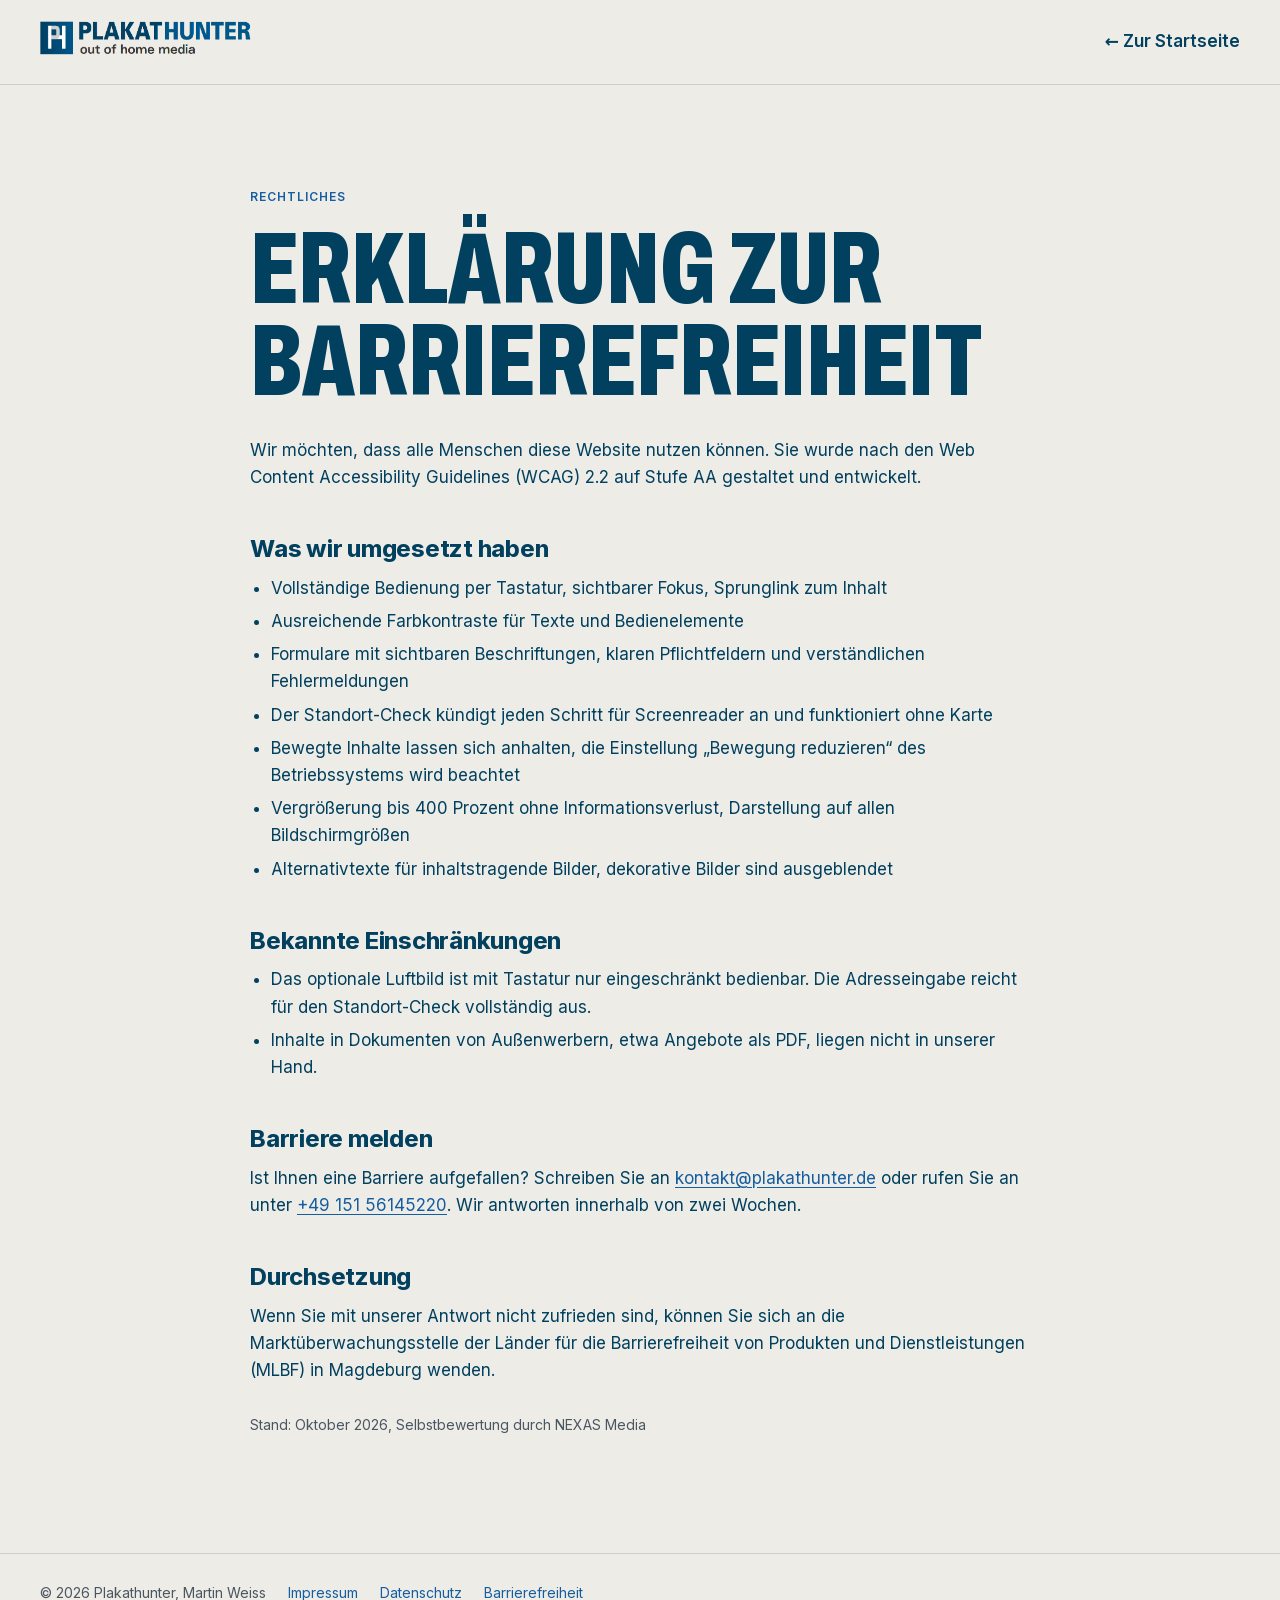
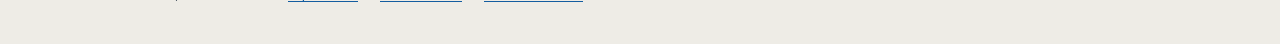
<file: barrierefreiheit.html>
<!doctype html>
<html lang="de">
<head>
<meta charset="utf-8">
<meta name="viewport" content="width=device-width, initial-scale=1">
<title>Barrierefreiheit · Plakathunter</title>
<meta name="robots" content="noindex, nofollow">
<link rel="icon" href="img/favicon.png">
<link rel="stylesheet" href="fonts/fonts.css">
<link rel="stylesheet" href="legal.css">
</head>
<body>
<a class="skip" href="#inhalt">Zum Inhalt springen</a>
<header><div class="w"><a href="index.html"><img src="img/PH-Logo-farbig-frei.png" alt="Plakathunter, zur Startseite" width="707" height="114"></a><a class="bk" href="index.html">← Zur Startseite</a></div></header>
<main id="inhalt"><div class="w">
<p class="lbl">Rechtliches</p>
<h1>Erklärung zur Barriere&shy;freiheit</h1>
<p>Wir möchten, dass alle Menschen diese Website nutzen können. Sie wurde nach den Web Content Accessibility Guidelines (WCAG) 2.2 auf Stufe AA gestaltet und entwickelt.</p>
<h2>Was wir umgesetzt haben</h2>
<ul>
<li>Vollständige Bedienung per Tastatur, sichtbarer Fokus, Sprunglink zum Inhalt</li>
<li>Ausreichende Farbkontraste für Texte und Bedienelemente</li>
<li>Formulare mit sichtbaren Beschriftungen, klaren Pflichtfeldern und verständlichen Fehlermeldungen</li>
<li>Der Standort-Check kündigt jeden Schritt für Screenreader an und funktioniert ohne Karte</li>
<li>Bewegte Inhalte lassen sich anhalten, die Einstellung „Bewegung reduzieren“ des Betriebssystems wird beachtet</li>
<li>Vergrößerung bis 400 Prozent ohne Informationsverlust, Darstellung auf allen Bildschirmgrößen</li>
<li>Alternativtexte für inhaltstragende Bilder, dekorative Bilder sind ausgeblendet</li>
</ul>
<h2>Bekannte Einschränkungen</h2>
<ul>
<li>Das optionale Luftbild ist mit Tastatur nur eingeschränkt bedienbar. Die Adresseingabe reicht für den Standort-Check vollständig aus.</li>
<li>Inhalte in Dokumenten von Außenwerbern, etwa Angebote als PDF, liegen nicht in unserer Hand.</li>
</ul>
<h2>Barriere melden</h2>
<p>Ist Ihnen eine Barriere aufgefallen? Schreiben Sie an <a href="mailto:kontakt@plakathunter.de">kontakt@plakathunter.de</a> oder rufen Sie an unter <a href="tel:+4915156145220">+49 151 56145220</a>. Wir antworten innerhalb von zwei Wochen.</p>
<h2>Durchsetzung</h2>
<p>Wenn Sie mit unserer Antwort nicht zufrieden sind, können Sie sich an die Marktüberwachungsstelle der Länder für die Barrierefreiheit von Produkten und Dienstleistungen (MLBF) in Magdeburg wenden.</p>
<p style="color:var(--muted);font-size:.875rem;margin-top:30px">Stand: Oktober 2026, Selbstbewertung durch NEXAS Media</p>
</div></main>
<footer><div class="w"><span>© 2026 Plakathunter, Martin Weiss</span><a href="impressum.html">Impressum</a><a href="datenschutz.html">Datenschutz</a><a href="barrierefreiheit.html">Barrierefreiheit</a></div></footer>
</body>
</html>
</file>
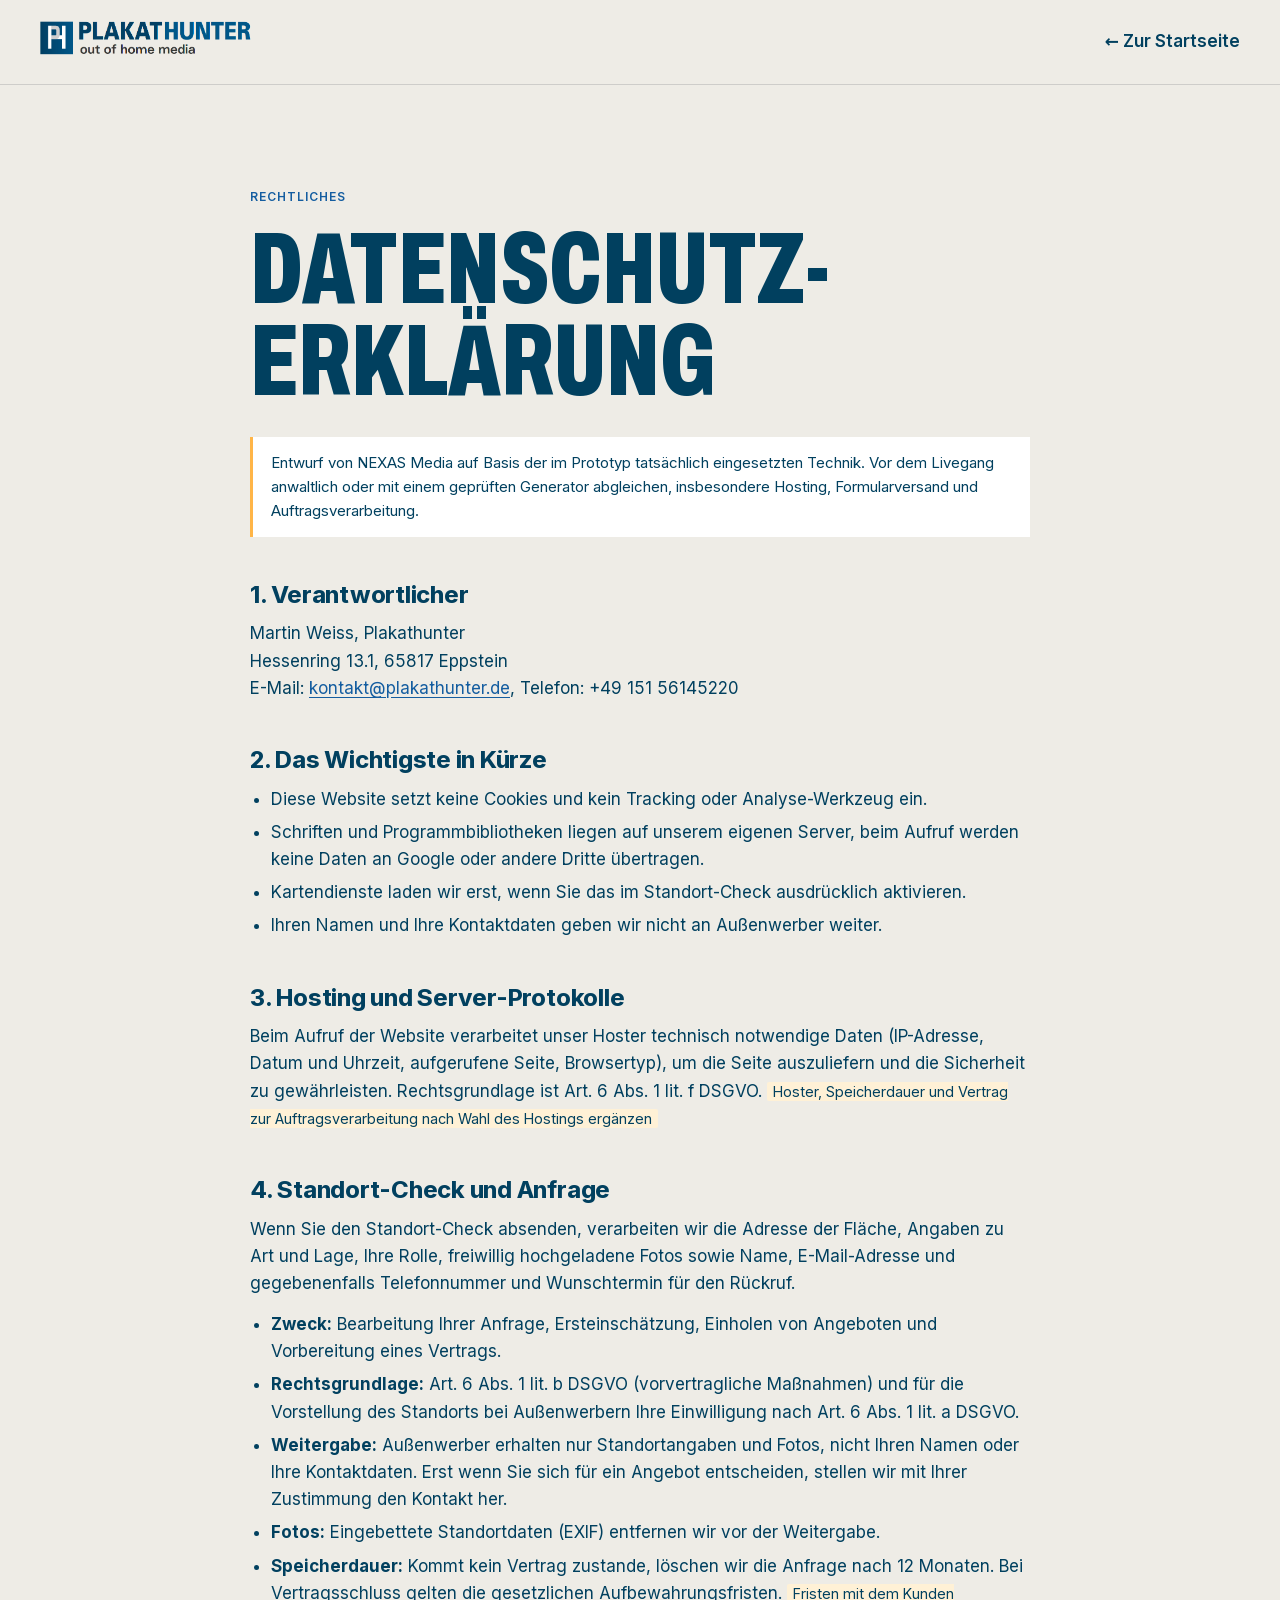
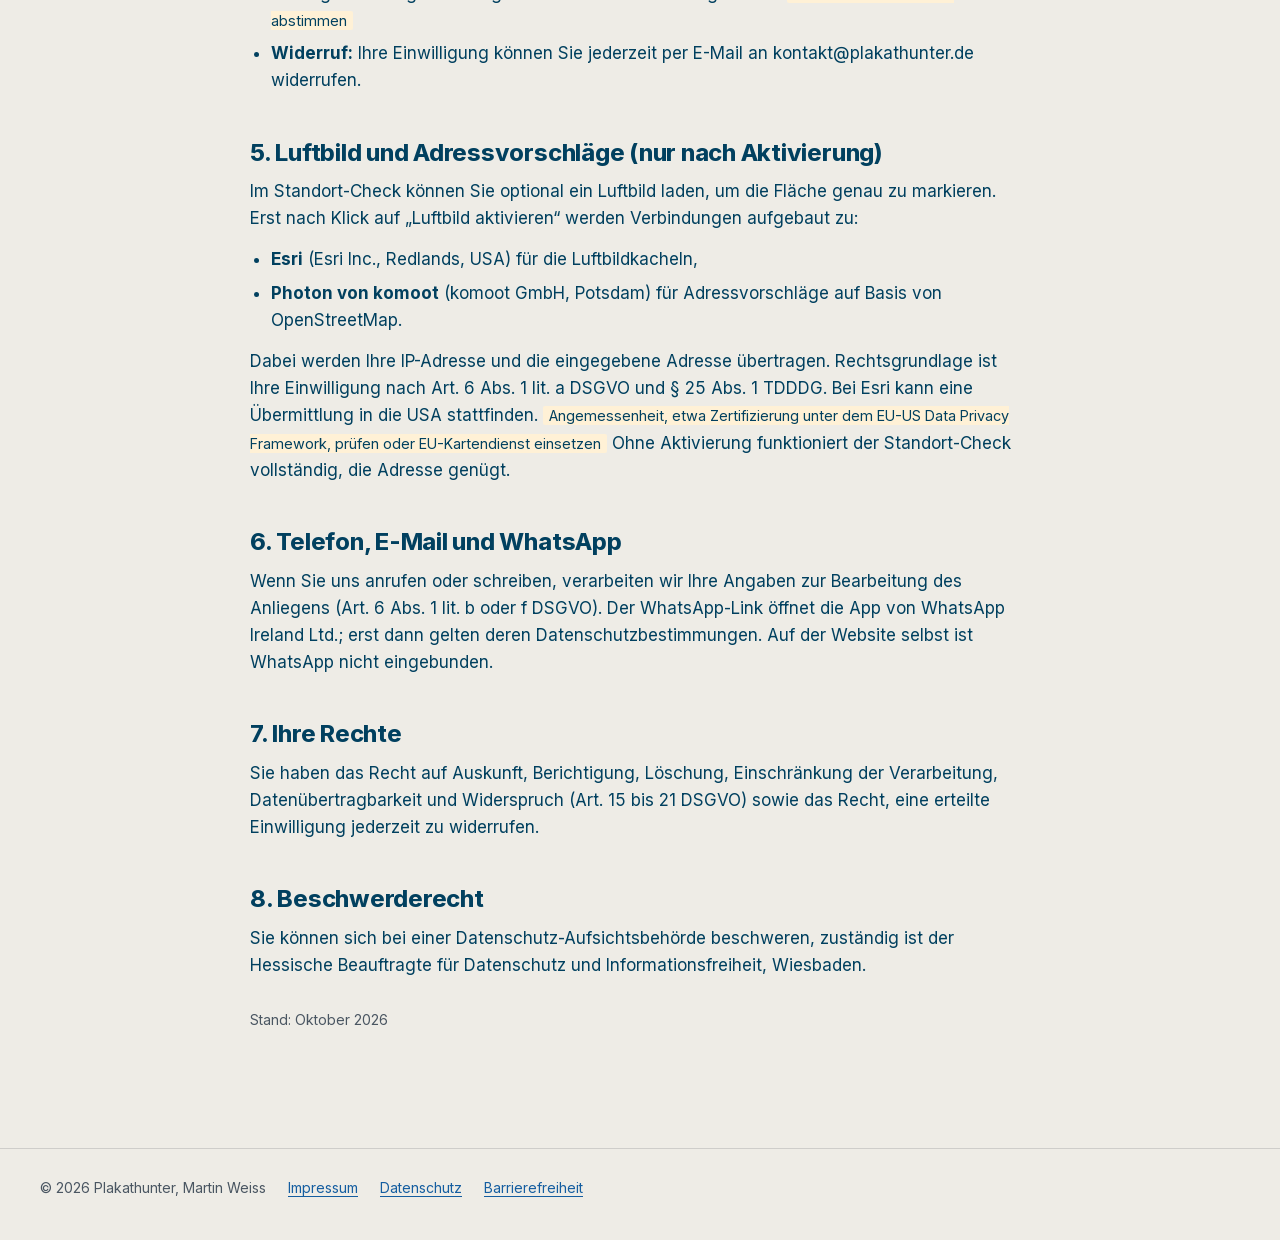
<file: datenschutz.html>
<!doctype html>
<html lang="de">
<head>
<meta charset="utf-8">
<meta name="viewport" content="width=device-width, initial-scale=1">
<title>Datenschutz · Plakathunter</title>
<meta name="robots" content="noindex, nofollow">
<link rel="icon" href="img/favicon.png">
<link rel="stylesheet" href="fonts/fonts.css">
<link rel="stylesheet" href="legal.css">
</head>
<body>
<a class="skip" href="#inhalt">Zum Inhalt springen</a>
<header><div class="w"><a href="index.html"><img src="img/PH-Logo-farbig-frei.png" alt="Plakathunter, zur Startseite" width="707" height="114"></a><a class="bk" href="index.html">← Zur Startseite</a></div></header>
<main id="inhalt"><div class="w">
<p class="lbl">Rechtliches</p>
<h1>Datenschutz&shy;erklärung</h1>
<div class="note">Entwurf von NEXAS Media auf Basis der im Prototyp tatsächlich eingesetzten Technik. Vor dem Livegang anwaltlich oder mit einem geprüften Generator abgleichen, insbesondere Hosting, Formularversand und Auftragsverarbeitung.</div>
<h2>1. Verantwortlicher</h2>
<address>Martin Weiss, Plakathunter<br>Hessenring 13.1, 65817 Eppstein<br>E-Mail: <a href="mailto:kontakt@plakathunter.de">kontakt@plakathunter.de</a>, Telefon: +49 151 56145220</address>
<h2>2. Das Wichtigste in Kürze</h2>
<ul>
<li>Diese Website setzt keine Cookies und kein Tracking oder Analyse-Werkzeug ein.</li>
<li>Schriften und Programmbibliotheken liegen auf unserem eigenen Server, beim Aufruf werden keine Daten an Google oder andere Dritte übertragen.</li>
<li>Kartendienste laden wir erst, wenn Sie das im Standort-Check ausdrücklich aktivieren.</li>
<li>Ihren Namen und Ihre Kontaktdaten geben wir nicht an Außenwerber weiter.</li>
</ul>
<h2>3. Hosting und Server-Protokolle</h2>
<p>Beim Aufruf der Website verarbeitet unser Hoster technisch notwendige Daten (IP-Adresse, Datum und Uhrzeit, aufgerufene Seite, Browsertyp), um die Seite auszuliefern und die Sicherheit zu gewährleisten. Rechtsgrundlage ist Art. 6 Abs. 1 lit. f DSGVO. <span class="todo">Hoster, Speicherdauer und Vertrag zur Auftragsverarbeitung nach Wahl des Hostings ergänzen</span></p>
<h2 id="anfrage">4. Standort-Check und Anfrage</h2>
<p>Wenn Sie den Standort-Check absenden, verarbeiten wir die Adresse der Fläche, Angaben zu Art und Lage, Ihre Rolle, freiwillig hochgeladene Fotos sowie Name, E-Mail-Adresse und gegebenenfalls Telefonnummer und Wunschtermin für den Rückruf.</p>
<ul>
<li><strong>Zweck:</strong> Bearbeitung Ihrer Anfrage, Ersteinschätzung, Einholen von Angeboten und Vorbereitung eines Vertrags.</li>
<li><strong>Rechtsgrundlage:</strong> Art. 6 Abs. 1 lit. b DSGVO (vorvertragliche Maßnahmen) und für die Vorstellung des Standorts bei Außenwerbern Ihre Einwilligung nach Art. 6 Abs. 1 lit. a DSGVO.</li>
<li><strong>Weitergabe:</strong> Außenwerber erhalten nur Standortangaben und Fotos, nicht Ihren Namen oder Ihre Kontaktdaten. Erst wenn Sie sich für ein Angebot entscheiden, stellen wir mit Ihrer Zustimmung den Kontakt her.</li>
<li><strong>Fotos:</strong> Eingebettete Standortdaten (EXIF) entfernen wir vor der Weitergabe.</li>
<li><strong>Speicherdauer:</strong> Kommt kein Vertrag zustande, löschen wir die Anfrage nach 12 Monaten. Bei Vertragsschluss gelten die gesetzlichen Aufbewahrungsfristen. <span class="todo">Fristen mit dem Kunden abstimmen</span></li>
<li><strong>Widerruf:</strong> Ihre Einwilligung können Sie jederzeit per E-Mail an kontakt@plakathunter.de widerrufen.</li>
</ul>
<h2 id="karte">5. Luftbild und Adressvorschläge (nur nach Aktivierung)</h2>
<p>Im Standort-Check können Sie optional ein Luftbild laden, um die Fläche genau zu markieren. Erst nach Klick auf „Luftbild aktivieren“ werden Verbindungen aufgebaut zu:</p>
<ul>
<li><strong>Esri</strong> (Esri Inc., Redlands, USA) für die Luftbildkacheln,</li>
<li><strong>Photon von komoot</strong> (komoot GmbH, Potsdam) für Adressvorschläge auf Basis von OpenStreetMap.</li>
</ul>
<p>Dabei werden Ihre IP-Adresse und die eingegebene Adresse übertragen. Rechtsgrundlage ist Ihre Einwilligung nach Art. 6 Abs. 1 lit. a DSGVO und § 25 Abs. 1 TDDDG. Bei Esri kann eine Übermittlung in die USA stattfinden. <span class="todo">Angemessenheit, etwa Zertifizierung unter dem EU-US Data Privacy Framework, prüfen oder EU-Kartendienst einsetzen</span> Ohne Aktivierung funktioniert der Standort-Check vollständig, die Adresse genügt.</p>
<h2>6. Telefon, E-Mail und WhatsApp</h2>
<p>Wenn Sie uns anrufen oder schreiben, verarbeiten wir Ihre Angaben zur Bearbeitung des Anliegens (Art. 6 Abs. 1 lit. b oder f DSGVO). Der WhatsApp-Link öffnet die App von WhatsApp Ireland Ltd.; erst dann gelten deren Datenschutzbestimmungen. Auf der Website selbst ist WhatsApp nicht eingebunden.</p>
<h2>7. Ihre Rechte</h2>
<p>Sie haben das Recht auf Auskunft, Berichtigung, Löschung, Einschränkung der Verarbeitung, Datenübertragbarkeit und Widerspruch (Art. 15 bis 21 DSGVO) sowie das Recht, eine erteilte Einwilligung jederzeit zu widerrufen.</p>
<h2>8. Beschwerderecht</h2>
<p>Sie können sich bei einer Datenschutz-Aufsichtsbehörde beschweren, zuständig ist der Hessische Beauftragte für Datenschutz und Informationsfreiheit, Wiesbaden.</p>
<p style="color:var(--muted);font-size:.875rem;margin-top:30px">Stand: Oktober 2026</p>
</div></main>
<footer><div class="w"><span>© 2026 Plakathunter, Martin Weiss</span><a href="impressum.html">Impressum</a><a href="datenschutz.html">Datenschutz</a><a href="barrierefreiheit.html">Barrierefreiheit</a></div></footer>
</body>
</html>
</file>
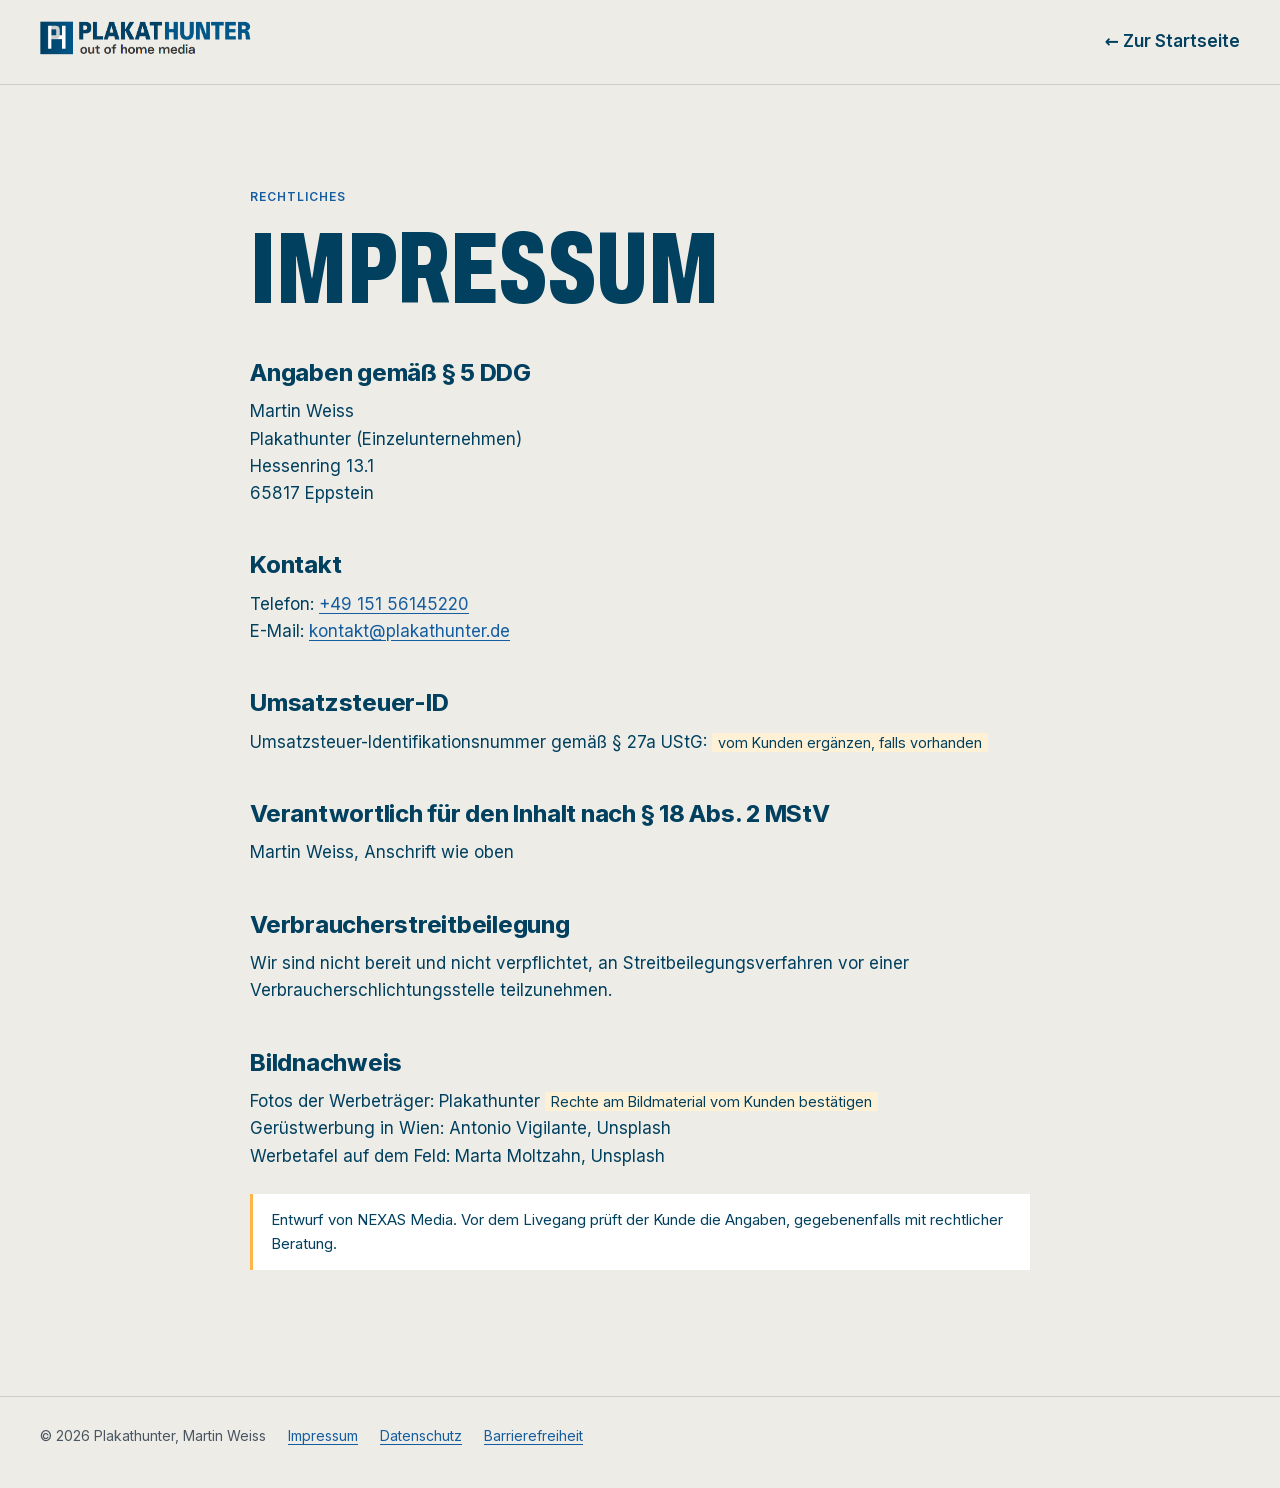
<file: impressum.html>
<!doctype html>
<html lang="de">
<head>
<meta charset="utf-8">
<meta name="viewport" content="width=device-width, initial-scale=1">
<title>Impressum · Plakathunter</title>
<meta name="robots" content="noindex, nofollow">
<link rel="icon" href="img/favicon.png">
<link rel="stylesheet" href="fonts/fonts.css">
<link rel="stylesheet" href="legal.css">
</head>
<body>
<a class="skip" href="#inhalt">Zum Inhalt springen</a>
<header><div class="w"><a href="index.html"><img src="img/PH-Logo-farbig-frei.png" alt="Plakathunter, zur Startseite" width="707" height="114"></a><a class="bk" href="index.html">← Zur Startseite</a></div></header>
<main id="inhalt"><div class="w">
<p class="lbl">Rechtliches</p>
<h1>Impressum</h1>
<h2>Angaben gemäß § 5 DDG</h2>
<address>Martin Weiss<br>Plakathunter (Einzelunternehmen)<br>Hessenring 13.1<br>65817 Eppstein</address>
<h2>Kontakt</h2>
<p>Telefon: <a href="tel:+4915156145220">+49 151 56145220</a><br>E-Mail: <a href="mailto:kontakt@plakathunter.de">kontakt@plakathunter.de</a></p>
<h2>Umsatzsteuer-ID</h2>
<p>Umsatzsteuer-Identifikationsnummer gemäß § 27a UStG: <span class="todo">vom Kunden ergänzen, falls vorhanden</span></p>
<h2>Verantwortlich für den Inhalt nach § 18 Abs. 2 MStV</h2>
<p>Martin Weiss, Anschrift wie oben</p>
<h2>Verbraucherstreitbeilegung</h2>
<p>Wir sind nicht bereit und nicht verpflichtet, an Streitbeilegungsverfahren vor einer Verbraucherschlichtungsstelle teilzunehmen.</p>
<h2>Bildnachweis</h2>
<p>Fotos der Werbeträger: Plakathunter <span class="todo">Rechte am Bildmaterial vom Kunden bestätigen</span><br>Gerüstwerbung in Wien: Antonio Vigilante, Unsplash<br>Werbetafel auf dem Feld: Marta Moltzahn, Unsplash</p>
<div class="note">Entwurf von NEXAS Media. Vor dem Livegang prüft der Kunde die Angaben, gegebenenfalls mit rechtlicher Beratung.</div>
</div></main>
<footer><div class="w"><span>© 2026 Plakathunter, Martin Weiss</span><a href="impressum.html">Impressum</a><a href="datenschutz.html">Datenschutz</a><a href="barrierefreiheit.html">Barrierefreiheit</a></div></footer>
</body>
</html>
</file>
<file: fonts/fonts.css>
@font-face{font-family: 'Archivo'; font-style: normal; font-weight: 300 900; font-stretch: 62% 125%; font-display: swap; src: url(Archivo-latin-ext.woff2) format('woff2'); unicode-range: U+0100-02BA, U+02BD-02C5, U+02C7-02CC, U+02CE-02D7, U+02DD-02FF, U+0304, U+0308, U+0329, U+1D00-1DBF, U+1E00-1E9F, U+1EF2-1EFF, U+2020, U+20A0-20AB, U+20AD-20C4, U+2113, U+2C60-2C7F, U+A720-A7FF;}
@font-face{font-family: 'Archivo'; font-style: normal; font-weight: 300 900; font-stretch: 62% 125%; font-display: swap; src: url(Archivo-latin.woff2) format('woff2'); unicode-range: U+0000-00FF, U+0131, U+0152-0153, U+02BB-02BC, U+02C6, U+02DA, U+02DC, U+0304, U+0308, U+0329, U+2000-206F, U+20AC, U+2122, U+2191, U+2193, U+2212, U+2215, U+FEFF, U+FFFD;}
@font-face{font-family: 'Inter'; font-style: normal; font-weight: 300 800; font-display: swap; src: url(Inter-latin-ext.woff2) format('woff2'); unicode-range: U+0100-02BA, U+02BD-02C5, U+02C7-02CC, U+02CE-02D7, U+02DD-02FF, U+0304, U+0308, U+0329, U+1D00-1DBF, U+1E00-1E9F, U+1EF2-1EFF, U+2020, U+20A0-20AB, U+20AD-20C4, U+2113, U+2C60-2C7F, U+A720-A7FF;}
@font-face{font-family: 'Inter'; font-style: normal; font-weight: 300 800; font-display: swap; src: url(Inter-latin.woff2) format('woff2'); unicode-range: U+0000-00FF, U+0131, U+0152-0153, U+02BB-02BC, U+02C6, U+02DA, U+02DC, U+0304, U+0308, U+0329, U+2000-206F, U+20AC, U+2122, U+2191, U+2193, U+2212, U+2215, U+FEFF, U+FFFD;}
</file>
<file: vendor/leaflet.css>
/* required styles */

.leaflet-pane,
.leaflet-tile,
.leaflet-marker-icon,
.leaflet-marker-shadow,
.leaflet-tile-container,
.leaflet-pane > svg,
.leaflet-pane > canvas,
.leaflet-zoom-box,
.leaflet-image-layer,
.leaflet-layer {
	position: absolute;
	left: 0;
	top: 0;
	}
.leaflet-container {
	overflow: hidden;
	}
.leaflet-tile,
.leaflet-marker-icon,
.leaflet-marker-shadow {
	-webkit-user-select: none;
	   -moz-user-select: none;
	        user-select: none;
	  -webkit-user-drag: none;
	}
/* Prevents IE11 from highlighting tiles in blue */
.leaflet-tile::selection {
	background: transparent;
}
/* Safari renders non-retina tile on retina better with this, but Chrome is worse */
.leaflet-safari .leaflet-tile {
	image-rendering: -webkit-optimize-contrast;
	}
/* hack that prevents hw layers "stretching" when loading new tiles */
.leaflet-safari .leaflet-tile-container {
	width: 1600px;
	height: 1600px;
	-webkit-transform-origin: 0 0;
	}
.leaflet-marker-icon,
.leaflet-marker-shadow {
	display: block;
	}
/* .leaflet-container svg: reset svg max-width decleration shipped in Joomla! (joomla.org) 3.x */
/* .leaflet-container img: map is broken in FF if you have max-width: 100% on tiles */
.leaflet-container .leaflet-overlay-pane svg {
	max-width: none !important;
	max-height: none !important;
	}
.leaflet-container .leaflet-marker-pane img,
.leaflet-container .leaflet-shadow-pane img,
.leaflet-container .leaflet-tile-pane img,
.leaflet-container img.leaflet-image-layer,
.leaflet-container .leaflet-tile {
	max-width: none !important;
	max-height: none !important;
	width: auto;
	padding: 0;
	}

.leaflet-container img.leaflet-tile {
	/* See: https://bugs.chromium.org/p/chromium/issues/detail?id=600120 */
	mix-blend-mode: plus-lighter;
}

.leaflet-container.leaflet-touch-zoom {
	-ms-touch-action: pan-x pan-y;
	touch-action: pan-x pan-y;
	}
.leaflet-container.leaflet-touch-drag {
	-ms-touch-action: pinch-zoom;
	/* Fallback for FF which doesn't support pinch-zoom */
	touch-action: none;
	touch-action: pinch-zoom;
}
.leaflet-container.leaflet-touch-drag.leaflet-touch-zoom {
	-ms-touch-action: none;
	touch-action: none;
}
.leaflet-container {
	-webkit-tap-highlight-color: transparent;
}
.leaflet-container a {
	-webkit-tap-highlight-color: rgba(51, 181, 229, 0.4);
}
.leaflet-tile {
	filter: inherit;
	visibility: hidden;
	}
.leaflet-tile-loaded {
	visibility: inherit;
	}
.leaflet-zoom-box {
	width: 0;
	height: 0;
	-moz-box-sizing: border-box;
	     box-sizing: border-box;
	z-index: 800;
	}
/* workaround for https://bugzilla.mozilla.org/show_bug.cgi?id=888319 */
.leaflet-overlay-pane svg {
	-moz-user-select: none;
	}

.leaflet-pane         { z-index: 400; }

.leaflet-tile-pane    { z-index: 200; }
.leaflet-overlay-pane { z-index: 400; }
.leaflet-shadow-pane  { z-index: 500; }
.leaflet-marker-pane  { z-index: 600; }
.leaflet-tooltip-pane   { z-index: 650; }
.leaflet-popup-pane   { z-index: 700; }

.leaflet-map-pane canvas { z-index: 100; }
.leaflet-map-pane svg    { z-index: 200; }

.leaflet-vml-shape {
	width: 1px;
	height: 1px;
	}
.lvml {
	behavior: url(#default#VML);
	display: inline-block;
	position: absolute;
	}


/* control positioning */

.leaflet-control {
	position: relative;
	z-index: 800;
	pointer-events: visiblePainted; /* IE 9-10 doesn't have auto */
	pointer-events: auto;
	}
.leaflet-top,
.leaflet-bottom {
	position: absolute;
	z-index: 1000;
	pointer-events: none;
	}
.leaflet-top {
	top: 0;
	}
.leaflet-right {
	right: 0;
	}
.leaflet-bottom {
	bottom: 0;
	}
.leaflet-left {
	left: 0;
	}
.leaflet-control {
	float: left;
	clear: both;
	}
.leaflet-right .leaflet-control {
	float: right;
	}
.leaflet-top .leaflet-control {
	margin-top: 10px;
	}
.leaflet-bottom .leaflet-control {
	margin-bottom: 10px;
	}
.leaflet-left .leaflet-control {
	margin-left: 10px;
	}
.leaflet-right .leaflet-control {
	margin-right: 10px;
	}


/* zoom and fade animations */

.leaflet-fade-anim .leaflet-popup {
	opacity: 0;
	-webkit-transition: opacity 0.2s linear;
	   -moz-transition: opacity 0.2s linear;
	        transition: opacity 0.2s linear;
	}
.leaflet-fade-anim .leaflet-map-pane .leaflet-popup {
	opacity: 1;
	}
.leaflet-zoom-animated {
	-webkit-transform-origin: 0 0;
	    -ms-transform-origin: 0 0;
	        transform-origin: 0 0;
	}
svg.leaflet-zoom-animated {
	will-change: transform;
}

.leaflet-zoom-anim .leaflet-zoom-animated {
	-webkit-transition: -webkit-transform 0.25s cubic-bezier(0,0,0.25,1);
	   -moz-transition:    -moz-transform 0.25s cubic-bezier(0,0,0.25,1);
	        transition:         transform 0.25s cubic-bezier(0,0,0.25,1);
	}
.leaflet-zoom-anim .leaflet-tile,
.leaflet-pan-anim .leaflet-tile {
	-webkit-transition: none;
	   -moz-transition: none;
	        transition: none;
	}

.leaflet-zoom-anim .leaflet-zoom-hide {
	visibility: hidden;
	}


/* cursors */

.leaflet-interactive {
	cursor: pointer;
	}
.leaflet-grab {
	cursor: -webkit-grab;
	cursor:    -moz-grab;
	cursor:         grab;
	}
.leaflet-crosshair,
.leaflet-crosshair .leaflet-interactive {
	cursor: crosshair;
	}
.leaflet-popup-pane,
.leaflet-control {
	cursor: auto;
	}
.leaflet-dragging .leaflet-grab,
.leaflet-dragging .leaflet-grab .leaflet-interactive,
.leaflet-dragging .leaflet-marker-draggable {
	cursor: move;
	cursor: -webkit-grabbing;
	cursor:    -moz-grabbing;
	cursor:         grabbing;
	}

/* marker & overlays interactivity */
.leaflet-marker-icon,
.leaflet-marker-shadow,
.leaflet-image-layer,
.leaflet-pane > svg path,
.leaflet-tile-container {
	pointer-events: none;
	}

.leaflet-marker-icon.leaflet-interactive,
.leaflet-image-layer.leaflet-interactive,
.leaflet-pane > svg path.leaflet-interactive,
svg.leaflet-image-layer.leaflet-interactive path {
	pointer-events: visiblePainted; /* IE 9-10 doesn't have auto */
	pointer-events: auto;
	}

/* visual tweaks */

.leaflet-container {
	background: #ddd;
	outline-offset: 1px;
	}
.leaflet-container a {
	color: #0078A8;
	}
.leaflet-zoom-box {
	border: 2px dotted #38f;
	background: rgba(255,255,255,0.5);
	}


/* general typography */
.leaflet-container {
	font-family: "Helvetica Neue", Arial, Helvetica, sans-serif;
	font-size: 12px;
	font-size: 0.75rem;
	line-height: 1.5;
	}


/* general toolbar styles */

.leaflet-bar {
	box-shadow: 0 1px 5px rgba(0,0,0,0.65);
	border-radius: 4px;
	}
.leaflet-bar a {
	background-color: #fff;
	border-bottom: 1px solid #ccc;
	width: 26px;
	height: 26px;
	line-height: 26px;
	display: block;
	text-align: center;
	text-decoration: none;
	color: black;
	}
.leaflet-bar a,
.leaflet-control-layers-toggle {
	background-position: 50% 50%;
	background-repeat: no-repeat;
	display: block;
	}
.leaflet-bar a:hover,
.leaflet-bar a:focus {
	background-color: #f4f4f4;
	}
.leaflet-bar a:first-child {
	border-top-left-radius: 4px;
	border-top-right-radius: 4px;
	}
.leaflet-bar a:last-child {
	border-bottom-left-radius: 4px;
	border-bottom-right-radius: 4px;
	border-bottom: none;
	}
.leaflet-bar a.leaflet-disabled {
	cursor: default;
	background-color: #f4f4f4;
	color: #bbb;
	}

.leaflet-touch .leaflet-bar a {
	width: 30px;
	height: 30px;
	line-height: 30px;
	}
.leaflet-touch .leaflet-bar a:first-child {
	border-top-left-radius: 2px;
	border-top-right-radius: 2px;
	}
.leaflet-touch .leaflet-bar a:last-child {
	border-bottom-left-radius: 2px;
	border-bottom-right-radius: 2px;
	}

/* zoom control */

.leaflet-control-zoom-in,
.leaflet-control-zoom-out {
	font: bold 18px 'Lucida Console', Monaco, monospace;
	text-indent: 1px;
	}

.leaflet-touch .leaflet-control-zoom-in, .leaflet-touch .leaflet-control-zoom-out  {
	font-size: 22px;
	}


/* layers control */

.leaflet-control-layers {
	box-shadow: 0 1px 5px rgba(0,0,0,0.4);
	background: #fff;
	border-radius: 5px;
	}
.leaflet-control-layers-toggle {
	background-image: url(images/layers.png);
	width: 36px;
	height: 36px;
	}
.leaflet-retina .leaflet-control-layers-toggle {
	background-image: url(images/layers-2x.png);
	background-size: 26px 26px;
	}
.leaflet-touch .leaflet-control-layers-toggle {
	width: 44px;
	height: 44px;
	}
.leaflet-control-layers .leaflet-control-layers-list,
.leaflet-control-layers-expanded .leaflet-control-layers-toggle {
	display: none;
	}
.leaflet-control-layers-expanded .leaflet-control-layers-list {
	display: block;
	position: relative;
	}
.leaflet-control-layers-expanded {
	padding: 6px 10px 6px 6px;
	color: #333;
	background: #fff;
	}
.leaflet-control-layers-scrollbar {
	overflow-y: scroll;
	overflow-x: hidden;
	padding-right: 5px;
	}
.leaflet-control-layers-selector {
	margin-top: 2px;
	position: relative;
	top: 1px;
	}
.leaflet-control-layers label {
	display: block;
	font-size: 13px;
	font-size: 1.08333em;
	}
.leaflet-control-layers-separator {
	height: 0;
	border-top: 1px solid #ddd;
	margin: 5px -10px 5px -6px;
	}

/* Default icon URLs */
.leaflet-default-icon-path { /* used only in path-guessing heuristic, see L.Icon.Default */
	background-image: url(images/marker-icon.png);
	}


/* attribution and scale controls */

.leaflet-container .leaflet-control-attribution {
	background: #fff;
	background: rgba(255, 255, 255, 0.8);
	margin: 0;
	}
.leaflet-control-attribution,
.leaflet-control-scale-line {
	padding: 0 5px;
	color: #333;
	line-height: 1.4;
	}
.leaflet-control-attribution a {
	text-decoration: none;
	}
.leaflet-control-attribution a:hover,
.leaflet-control-attribution a:focus {
	text-decoration: underline;
	}
.leaflet-attribution-flag {
	display: inline !important;
	vertical-align: baseline !important;
	width: 1em;
	height: 0.6669em;
	}
.leaflet-left .leaflet-control-scale {
	margin-left: 5px;
	}
.leaflet-bottom .leaflet-control-scale {
	margin-bottom: 5px;
	}
.leaflet-control-scale-line {
	border: 2px solid #777;
	border-top: none;
	line-height: 1.1;
	padding: 2px 5px 1px;
	white-space: nowrap;
	-moz-box-sizing: border-box;
	     box-sizing: border-box;
	background: rgba(255, 255, 255, 0.8);
	text-shadow: 1px 1px #fff;
	}
.leaflet-control-scale-line:not(:first-child) {
	border-top: 2px solid #777;
	border-bottom: none;
	margin-top: -2px;
	}
.leaflet-control-scale-line:not(:first-child):not(:last-child) {
	border-bottom: 2px solid #777;
	}

.leaflet-touch .leaflet-control-attribution,
.leaflet-touch .leaflet-control-layers,
.leaflet-touch .leaflet-bar {
	box-shadow: none;
	}
.leaflet-touch .leaflet-control-layers,
.leaflet-touch .leaflet-bar {
	border: 2px solid rgba(0,0,0,0.2);
	background-clip: padding-box;
	}


/* popup */

.leaflet-popup {
	position: absolute;
	text-align: center;
	margin-bottom: 20px;
	}
.leaflet-popup-content-wrapper {
	padding: 1px;
	text-align: left;
	border-radius: 12px;
	}
.leaflet-popup-content {
	margin: 13px 24px 13px 20px;
	line-height: 1.3;
	font-size: 13px;
	font-size: 1.08333em;
	min-height: 1px;
	}
.leaflet-popup-content p {
	margin: 17px 0;
	margin: 1.3em 0;
	}
.leaflet-popup-tip-container {
	width: 40px;
	height: 20px;
	position: absolute;
	left: 50%;
	margin-top: -1px;
	margin-left: -20px;
	overflow: hidden;
	pointer-events: none;
	}
.leaflet-popup-tip {
	width: 17px;
	height: 17px;
	padding: 1px;

	margin: -10px auto 0;
	pointer-events: auto;

	-webkit-transform: rotate(45deg);
	   -moz-transform: rotate(45deg);
	    -ms-transform: rotate(45deg);
	        transform: rotate(45deg);
	}
.leaflet-popup-content-wrapper,
.leaflet-popup-tip {
	background: white;
	color: #333;
	box-shadow: 0 3px 14px rgba(0,0,0,0.4);
	}
.leaflet-container a.leaflet-popup-close-button {
	position: absolute;
	top: 0;
	right: 0;
	border: none;
	text-align: center;
	width: 24px;
	height: 24px;
	font: 16px/24px Tahoma, Verdana, sans-serif;
	color: #757575;
	text-decoration: none;
	background: transparent;
	}
.leaflet-container a.leaflet-popup-close-button:hover,
.leaflet-container a.leaflet-popup-close-button:focus {
	color: #585858;
	}
.leaflet-popup-scrolled {
	overflow: auto;
	}

.leaflet-oldie .leaflet-popup-content-wrapper {
	-ms-zoom: 1;
	}
.leaflet-oldie .leaflet-popup-tip {
	width: 24px;
	margin: 0 auto;

	-ms-filter: "progid:DXImageTransform.Microsoft.Matrix(M11=0.70710678, M12=0.70710678, M21=-0.70710678, M22=0.70710678)";
	filter: progid:DXImageTransform.Microsoft.Matrix(M11=0.70710678, M12=0.70710678, M21=-0.70710678, M22=0.70710678);
	}

.leaflet-oldie .leaflet-control-zoom,
.leaflet-oldie .leaflet-control-layers,
.leaflet-oldie .leaflet-popup-content-wrapper,
.leaflet-oldie .leaflet-popup-tip {
	border: 1px solid #999;
	}


/* div icon */

.leaflet-div-icon {
	background: #fff;
	border: 1px solid #666;
	}


/* Tooltip */
/* Base styles for the element that has a tooltip */
.leaflet-tooltip {
	position: absolute;
	padding: 6px;
	background-color: #fff;
	border: 1px solid #fff;
	border-radius: 3px;
	color: #222;
	white-space: nowrap;
	-webkit-user-select: none;
	-moz-user-select: none;
	-ms-user-select: none;
	user-select: none;
	pointer-events: none;
	box-shadow: 0 1px 3px rgba(0,0,0,0.4);
	}
.leaflet-tooltip.leaflet-interactive {
	cursor: pointer;
	pointer-events: auto;
	}
.leaflet-tooltip-top:before,
.leaflet-tooltip-bottom:before,
.leaflet-tooltip-left:before,
.leaflet-tooltip-right:before {
	position: absolute;
	pointer-events: none;
	border: 6px solid transparent;
	background: transparent;
	content: "";
	}

/* Directions */

.leaflet-tooltip-bottom {
	margin-top: 6px;
}
.leaflet-tooltip-top {
	margin-top: -6px;
}
.leaflet-tooltip-bottom:before,
.leaflet-tooltip-top:before {
	left: 50%;
	margin-left: -6px;
	}
.leaflet-tooltip-top:before {
	bottom: 0;
	margin-bottom: -12px;
	border-top-color: #fff;
	}
.leaflet-tooltip-bottom:before {
	top: 0;
	margin-top: -12px;
	margin-left: -6px;
	border-bottom-color: #fff;
	}
.leaflet-tooltip-left {
	margin-left: -6px;
}
.leaflet-tooltip-right {
	margin-left: 6px;
}
.leaflet-tooltip-left:before,
.leaflet-tooltip-right:before {
	top: 50%;
	margin-top: -6px;
	}
.leaflet-tooltip-left:before {
	right: 0;
	margin-right: -12px;
	border-left-color: #fff;
	}
.leaflet-tooltip-right:before {
	left: 0;
	margin-left: -12px;
	border-right-color: #fff;
	}

/* Printing */

@media print {
	/* Prevent printers from removing background-images of controls. */
	.leaflet-control {
		-webkit-print-color-adjust: exact;
		print-color-adjust: exact;
		}
	}
</file>
<file: legal.css>
:root{--ink:#01405F;--paper:#EEECE6;--muted:#4A5662;--blue:#145DA0;--sodium:#FFB547;--ll:rgba(7,17,28,.14)}
*{box-sizing:border-box;margin:0;padding:0}
body{font-family:"Inter",system-ui,sans-serif;background:var(--paper);color:var(--ink);font-size:1.0625rem;line-height:1.6;-webkit-font-smoothing:antialiased}
a{color:var(--blue);text-underline-offset:3px}
:focus-visible{outline:3px solid var(--blue);outline-offset:3px}
.skip{position:fixed;left:16px;top:-80px;background:var(--ink);color:#fff;padding:12px 18px;z-index:9}.skip:focus{top:16px}
header{border-bottom:1px solid var(--ll)}
.w{max-width:860px;margin:0 auto;padding-inline:clamp(20px,4vw,40px)}
header .w{display:flex;justify-content:space-between;align-items:center;gap:16px;height:84px;max-width:1360px}
header img{height:34px;width:auto}
header a.bk{font-weight:600;text-decoration:none;color:var(--ink);display:inline-flex;gap:8px;align-items:center}
main{padding-block:clamp(56px,8vw,110px)}
.lbl{font-family:"Inter",system-ui,sans-serif;font-weight:600;font-size:.75rem;letter-spacing:.08em;text-transform:uppercase;color:var(--blue)}
h1{font-family:"Archivo","Arial Narrow",sans-serif;font-weight:820;font-stretch:64%;text-transform:uppercase;font-size:clamp(48px,8vw,104px);line-height:.9;margin:16px 0 30px;text-wrap:balance}
h2{font-weight:750;letter-spacing:-.01em;font-size:1.5rem;line-height:1.15;margin:44px 0 12px;scroll-margin-top:20px}
h3{font-weight:700;font-size:1.125rem;margin:24px 0 8px}
p,ul,address{margin-bottom:14px;font-style:normal}
ul{padding-left:1.25em}
li{margin-bottom:6px}
.note{border-left:3px solid var(--sodium);background:#fff;padding:14px 18px;font-size:.9375rem;margin:24px 0}
.todo{background:#FFF1D6;padding:1px 6px;border-radius:2px;font-family:"Inter",sans-serif;font-size:.85em}
footer{border-top:1px solid var(--ll);padding:28px 0 40px;font-size:.875rem;color:var(--muted)}
footer .w{display:flex;flex-wrap:wrap;gap:10px 22px;max-width:1360px}
</file>
